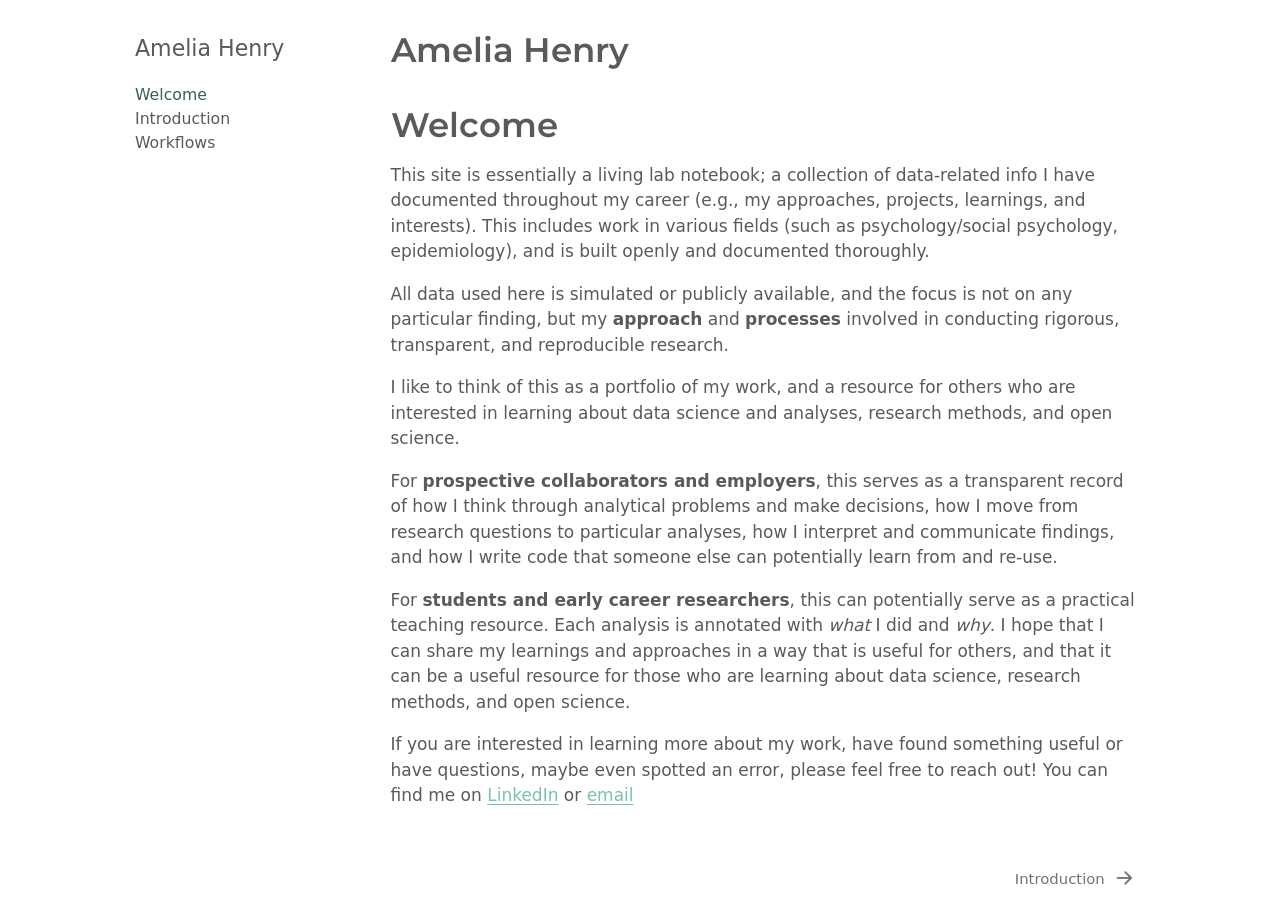
<file: _book/index.html>
<!DOCTYPE html>
<html xmlns="http://www.w3.org/1999/xhtml" lang="en" xml:lang="en"><head>

<meta charset="utf-8">
<meta name="generator" content="quarto-1.9.36">

<meta name="viewport" content="width=device-width, initial-scale=1.0, user-scalable=yes">


<title>Amelia Henry</title>
<style>
/* Default styles provided by pandoc.
** See https://pandoc.org/MANUAL.html#variables-for-html for config info.
*/
code{white-space: pre-wrap;}
span.smallcaps{font-variant: small-caps;}
div.columns{display: flex; gap: min(4vw, 1.5em);}
div.column{flex: auto; overflow-x: auto;}
div.hanging-indent{margin-left: 1.5em; text-indent: -1.5em;}
ul.task-list{list-style: none;}
ul.task-list li input[type="checkbox"] {
  width: 0.8em;
  margin: 0 0.8em 0.2em -1em; /* quarto-specific, see https://github.com/quarto-dev/quarto-cli/issues/4556 */ 
  vertical-align: middle;
}
</style>


<script src="site_libs/quarto-nav/quarto-nav.js"></script>
<script src="site_libs/quarto-nav/headroom.min.js"></script>
<link href="./intro.html" rel="next">
<script src="site_libs/clipboard/clipboard.min.js"></script>
<script src="site_libs/quarto-html/quarto.js" type="module"></script>
<script src="site_libs/quarto-html/tabsets/tabsets.js" type="module"></script>
<script src="site_libs/quarto-html/popper.min.js"></script>
<script src="site_libs/quarto-html/tippy.umd.min.js"></script>
<script src="site_libs/quarto-html/anchor.min.js"></script>
<link href="site_libs/quarto-html/tippy.css" rel="stylesheet">
<link href="site_libs/quarto-html/quarto-syntax-highlighting-176b38be48070efe3d434d0a95bef3fe.css" rel="stylesheet" id="quarto-text-highlighting-styles">
<script src="site_libs/bootstrap/bootstrap.min.js"></script>
<link href="site_libs/bootstrap/bootstrap-icons.css" rel="stylesheet">
<link href="site_libs/bootstrap/bootstrap-77dc8a1ec4e78a3599593794a285cb7f.min.css" rel="stylesheet" append-hash="true" id="quarto-bootstrap" data-mode="light">
<script id="quarto-search-options" type="application/json">{
  "language": {
    "search-no-results-text": "No results",
    "search-matching-documents-text": "matching documents",
    "search-copy-link-title": "Copy link to search",
    "search-hide-matches-text": "Hide additional matches",
    "search-more-match-text": "more match in this document",
    "search-more-matches-text": "more matches in this document",
    "search-clear-button-title": "Clear",
    "search-text-placeholder": "",
    "search-detached-cancel-button-title": "Cancel",
    "search-submit-button-title": "Submit",
    "search-label": "Search"
  }
}</script>


</head>

<body class="nav-sidebar floating fullcontent quarto-light">

<div id="quarto-search-results"></div>
  <header id="quarto-header" class="headroom fixed-top">
  <nav class="quarto-secondary-nav">
    <div class="container-fluid d-flex">
      <button type="button" class="quarto-btn-toggle btn" data-bs-toggle="collapse" role="button" data-bs-target=".quarto-sidebar-collapse-item" aria-controls="quarto-sidebar" aria-expanded="false" aria-label="Toggle sidebar navigation" onclick="if (window.quartoToggleHeadroom) { window.quartoToggleHeadroom(); }">
        <i class="bi bi-layout-text-sidebar-reverse"></i>
      </button>
        <nav class="quarto-page-breadcrumbs" aria-label="breadcrumb"><ol class="breadcrumb"><li class="breadcrumb-item"><a href="./index.html">Welcome</a></li></ol></nav>
        <a class="flex-grow-1" role="navigation" data-bs-toggle="collapse" data-bs-target=".quarto-sidebar-collapse-item" aria-controls="quarto-sidebar" aria-expanded="false" aria-label="Toggle sidebar navigation" onclick="if (window.quartoToggleHeadroom) { window.quartoToggleHeadroom(); }">      
        </a>
    </div>
  </nav>
</header>
<!-- content -->
<div id="quarto-content" class="quarto-container page-columns page-rows-contents page-layout-article">
<!-- sidebar -->
  <nav id="quarto-sidebar" class="sidebar collapse collapse-horizontal quarto-sidebar-collapse-item sidebar-navigation floating overflow-auto">
    <div class="pt-lg-2 mt-2 text-left sidebar-header">
    <div class="sidebar-title mb-0 py-0">
      <a href="./">Amelia Henry</a> 
    </div>
      </div>
    <div class="sidebar-menu-container"> 
    <ul class="list-unstyled mt-1">
        <li class="sidebar-item">
  <div class="sidebar-item-container"> 
  <a href="./index.html" class="sidebar-item-text sidebar-link active">
 <span class="menu-text">Welcome</span></a>
  </div>
</li>
        <li class="sidebar-item">
  <div class="sidebar-item-container"> 
  <a href="./intro.html" class="sidebar-item-text sidebar-link">
 <span class="menu-text">Introduction</span></a>
  </div>
</li>
        <li class="sidebar-item sidebar-item-section">
      <span class="sidebar-item-text sidebar-link text-start">
 <span class="menu-text">Workflows</span></span>
  </li>
    </ul>
    </div>
</nav>
<div id="quarto-sidebar-glass" class="quarto-sidebar-collapse-item" data-bs-toggle="collapse" data-bs-target=".quarto-sidebar-collapse-item"></div>
<!-- margin-sidebar -->
    
<!-- main -->
<main class="content" id="quarto-document-content">

<header id="title-block-header" class="quarto-title-block default">
<div class="quarto-title">
<h1 class="title">Amelia Henry</h1>
</div>



<div class="quarto-title-meta">

    
  
    
  </div>
  


</header>


<section id="welcome" class="level1 unnumbered">
<h1 class="unnumbered">Welcome</h1>
<p>This site is essentially a living lab notebook; a collection of data-related info I have documented throughout my career (e.g., my approaches, projects, learnings, and interests). This includes work in various fields (such as psychology/social psychology, epidemiology), and is built openly and documented thoroughly.</p>
<p>All data used here is simulated or publicly available, and the focus is not on any particular finding, but my <strong>approach</strong> and <strong>processes</strong> involved in conducting rigorous, transparent, and reproducible research.</p>
<p>I like to think of this as a portfolio of my work, and a resource for others who are interested in learning about data science and analyses, research methods, and open science.</p>
<p>For <strong>prospective collaborators and employers</strong>, this serves as a transparent record of how I think through analytical problems and make decisions, how I move from research questions to particular analyses, how I interpret and communicate findings, and how I write code that someone else can potentially learn from and re-use.</p>
<p>For <strong>students and early career researchers</strong>, this can potentially serve as a practical teaching resource. Each analysis is annotated with <em>what</em> I did and <em>why</em>. I hope that I can share my learnings and approaches in a way that is useful for others, and that it can be a useful resource for those who are learning about data science, research methods, and open science.</p>
<p>If you are interested in learning more about my work, have found something useful or have questions, maybe even spotted an error, please feel free to reach out! You can find me on <a href="https://www.linkedin.com/in/amelia-henry/">LinkedIn</a> or <a href="mailto:amelia.henry@sydney.edu.au">email</a></p>


</section>

</main> <!-- /main -->
<script id="quarto-html-after-body" type="application/javascript">
  window.document.addEventListener("DOMContentLoaded", function (event) {
    const icon = "";
    const anchorJS = new window.AnchorJS();
    anchorJS.options = {
      placement: 'right',
      icon: icon
    };
    anchorJS.add('.anchored');
    const isCodeAnnotation = (el) => {
      for (const clz of el.classList) {
        if (clz.startsWith('code-annotation-')) {                     
          return true;
        }
      }
      return false;
    }
    const onCopySuccess = function(e) {
      // button target
      const button = e.trigger;
      // don't keep focus
      button.blur();
      // flash "checked"
      button.classList.add('code-copy-button-checked');
      var currentTitle = button.getAttribute("title");
      button.setAttribute("title", "Copied!");
      let tooltip;
      if (window.bootstrap) {
        button.setAttribute("data-bs-toggle", "tooltip");
        button.setAttribute("data-bs-placement", "left");
        button.setAttribute("data-bs-title", "Copied!");
        tooltip = new bootstrap.Tooltip(button, 
          { trigger: "manual", 
            customClass: "code-copy-button-tooltip",
            offset: [0, -8]});
        tooltip.show();    
      }
      setTimeout(function() {
        if (tooltip) {
          tooltip.hide();
          button.removeAttribute("data-bs-title");
          button.removeAttribute("data-bs-toggle");
          button.removeAttribute("data-bs-placement");
        }
        button.setAttribute("title", currentTitle);
        button.classList.remove('code-copy-button-checked');
      }, 1000);
      // clear code selection
      e.clearSelection();
    }
    const getTextToCopy = function(trigger) {
      const outerScaffold = trigger.parentElement.cloneNode(true);
      const codeEl = outerScaffold.querySelector('code');
      for (const childEl of codeEl.children) {
        if (isCodeAnnotation(childEl)) {
          childEl.remove();
        }
      }
      return codeEl.innerText;
    }
    const clipboard = new window.ClipboardJS('.code-copy-button:not([data-in-quarto-modal])', {
      text: getTextToCopy
    });
    clipboard.on('success', onCopySuccess);
    if (window.document.getElementById('quarto-embedded-source-code-modal')) {
      const clipboardModal = new window.ClipboardJS('.code-copy-button[data-in-quarto-modal]', {
        text: getTextToCopy,
        container: window.document.getElementById('quarto-embedded-source-code-modal')
      });
      clipboardModal.on('success', onCopySuccess);
    }
      var localhostRegex = new RegExp(/^(?:http|https):\/\/localhost\:?[0-9]*\//);
      var mailtoRegex = new RegExp(/^mailto:/);
        var filterRegex = new RegExp('/' + window.location.host + '/');
      var isInternal = (href) => {
          return filterRegex.test(href) || localhostRegex.test(href) || mailtoRegex.test(href);
      }
      // Inspect non-navigation links and adorn them if external
     var links = window.document.querySelectorAll('a[href]:not(.nav-link):not(.navbar-brand):not(.toc-action):not(.sidebar-link):not(.sidebar-item-toggle):not(.pagination-link):not(.no-external):not([aria-hidden]):not(.dropdown-item):not(.quarto-navigation-tool):not(.about-link)');
      for (var i=0; i<links.length; i++) {
        const link = links[i];
        if (!isInternal(link.href)) {
          // undo the damage that might have been done by quarto-nav.js in the case of
          // links that we want to consider external
          if (link.dataset.originalHref !== undefined) {
            link.href = link.dataset.originalHref;
          }
        }
      }
    function tippyHover(el, contentFn, onTriggerFn, onUntriggerFn) {
      const config = {
        allowHTML: true,
        maxWidth: 500,
        delay: 100,
        arrow: false,
        appendTo: function(el) {
            return el.parentElement;
        },
        interactive: true,
        interactiveBorder: 10,
        theme: 'quarto',
        placement: 'bottom-start',
      };
      if (contentFn) {
        config.content = contentFn;
      }
      if (onTriggerFn) {
        config.onTrigger = onTriggerFn;
      }
      if (onUntriggerFn) {
        config.onUntrigger = onUntriggerFn;
      }
      window.tippy(el, config); 
    }
    const noterefs = window.document.querySelectorAll('a[role="doc-noteref"]');
    for (var i=0; i<noterefs.length; i++) {
      const ref = noterefs[i];
      tippyHover(ref, function() {
        // use id or data attribute instead here
        let href = ref.getAttribute('data-footnote-href') || ref.getAttribute('href');
        try { href = new URL(href).hash; } catch {}
        const id = href.replace(/^#\/?/, "");
        const note = window.document.getElementById(id);
        if (note) {
          return note.innerHTML;
        } else {
          return "";
        }
      });
    }
    const xrefs = window.document.querySelectorAll('a.quarto-xref');
    const processXRef = (id, note) => {
      // Strip column container classes
      const stripColumnClz = (el) => {
        el.classList.remove("page-full", "page-columns");
        if (el.children) {
          for (const child of el.children) {
            stripColumnClz(child);
          }
        }
      }
      stripColumnClz(note)
      if (id === null || id.startsWith('sec-')) {
        // Special case sections, only their first couple elements
        const container = document.createElement("div");
        if (note.children && note.children.length > 2) {
          container.appendChild(note.children[0].cloneNode(true));
          for (let i = 1; i < note.children.length; i++) {
            const child = note.children[i];
            if (child.tagName === "P" && child.innerText === "") {
              continue;
            } else {
              container.appendChild(child.cloneNode(true));
              break;
            }
          }
          if (window.Quarto?.typesetMath) {
            window.Quarto.typesetMath(container);
          }
          return container.innerHTML
        } else {
          if (window.Quarto?.typesetMath) {
            window.Quarto.typesetMath(note);
          }
          return note.innerHTML;
        }
      } else {
        // Remove any anchor links if they are present
        const anchorLink = note.querySelector('a.anchorjs-link');
        if (anchorLink) {
          anchorLink.remove();
        }
        if (window.Quarto?.typesetMath) {
          window.Quarto.typesetMath(note);
        }
        if (note.classList.contains("callout")) {
          return note.outerHTML;
        } else {
          return note.innerHTML;
        }
      }
    }
    for (var i=0; i<xrefs.length; i++) {
      const xref = xrefs[i];
      tippyHover(xref, undefined, function(instance) {
        instance.disable();
        let url = xref.getAttribute('href');
        let hash = undefined; 
        if (url.startsWith('#')) {
          hash = url;
        } else {
          try { hash = new URL(url).hash; } catch {}
        }
        if (hash) {
          const id = hash.replace(/^#\/?/, "");
          const note = window.document.getElementById(id);
          if (note !== null) {
            try {
              const html = processXRef(id, note.cloneNode(true));
              instance.setContent(html);
            } finally {
              instance.enable();
              instance.show();
            }
          } else {
            // See if we can fetch this
            fetch(url.split('#')[0])
            .then(res => res.text())
            .then(html => {
              const parser = new DOMParser();
              const htmlDoc = parser.parseFromString(html, "text/html");
              const note = htmlDoc.getElementById(id);
              if (note !== null) {
                const html = processXRef(id, note);
                instance.setContent(html);
              } 
            }).finally(() => {
              instance.enable();
              instance.show();
            });
          }
        } else {
          // See if we can fetch a full url (with no hash to target)
          // This is a special case and we should probably do some content thinning / targeting
          fetch(url)
          .then(res => res.text())
          .then(html => {
            const parser = new DOMParser();
            const htmlDoc = parser.parseFromString(html, "text/html");
            const note = htmlDoc.querySelector('main.content');
            if (note !== null) {
              // This should only happen for chapter cross references
              // (since there is no id in the URL)
              // remove the first header
              if (note.children.length > 0 && note.children[0].tagName === "HEADER") {
                note.children[0].remove();
              }
              const html = processXRef(null, note);
              instance.setContent(html);
            } 
          }).finally(() => {
            instance.enable();
            instance.show();
          });
        }
      }, function(instance) {
      });
    }
        let selectedAnnoteEl;
        const selectorForAnnotation = ( cell, annotation) => {
          let cellAttr = 'data-code-cell="' + cell + '"';
          let lineAttr = 'data-code-annotation="' +  annotation + '"';
          const selector = 'span[' + cellAttr + '][' + lineAttr + ']';
          return selector;
        }
        const selectCodeLines = (annoteEl) => {
          const doc = window.document;
          const targetCell = annoteEl.getAttribute("data-target-cell");
          const targetAnnotation = annoteEl.getAttribute("data-target-annotation");
          const annoteSpan = window.document.querySelector(selectorForAnnotation(targetCell, targetAnnotation));
          const lines = annoteSpan.getAttribute("data-code-lines").split(",");
          const lineIds = lines.map((line) => {
            return targetCell + "-" + line;
          })
          let top = null;
          let height = null;
          let parent = null;
          if (lineIds.length > 0) {
              //compute the position of the single el (top and bottom and make a div)
              const el = window.document.getElementById(lineIds[0]);
              top = el.offsetTop;
              height = el.offsetHeight;
              parent = el.parentElement.parentElement;
            if (lineIds.length > 1) {
              const lastEl = window.document.getElementById(lineIds[lineIds.length - 1]);
              const bottom = lastEl.offsetTop + lastEl.offsetHeight;
              height = bottom - top;
            }
            if (top !== null && height !== null && parent !== null) {
              // cook up a div (if necessary) and position it 
              let div = window.document.getElementById("code-annotation-line-highlight");
              if (div === null) {
                div = window.document.createElement("div");
                div.setAttribute("id", "code-annotation-line-highlight");
                div.style.position = 'absolute';
                parent.appendChild(div);
              }
              div.style.top = top - 2 + "px";
              div.style.height = height + 4 + "px";
              div.style.left = 0;
              let gutterDiv = window.document.getElementById("code-annotation-line-highlight-gutter");
              if (gutterDiv === null) {
                gutterDiv = window.document.createElement("div");
                gutterDiv.setAttribute("id", "code-annotation-line-highlight-gutter");
                gutterDiv.style.position = 'absolute';
                const codeCell = window.document.getElementById(targetCell);
                const gutter = codeCell.querySelector('.code-annotation-gutter');
                gutter.appendChild(gutterDiv);
              }
              gutterDiv.style.top = top - 2 + "px";
              gutterDiv.style.height = height + 4 + "px";
            }
            selectedAnnoteEl = annoteEl;
          }
        };
        const unselectCodeLines = () => {
          const elementsIds = ["code-annotation-line-highlight", "code-annotation-line-highlight-gutter"];
          elementsIds.forEach((elId) => {
            const div = window.document.getElementById(elId);
            if (div) {
              div.remove();
            }
          });
          selectedAnnoteEl = undefined;
        };
          // Handle positioning of the toggle
      window.addEventListener(
        "resize",
        throttle(() => {
          elRect = undefined;
          if (selectedAnnoteEl) {
            selectCodeLines(selectedAnnoteEl);
          }
        }, 10)
      );
      function throttle(fn, ms) {
      let throttle = false;
      let timer;
        return (...args) => {
          if(!throttle) { // first call gets through
              fn.apply(this, args);
              throttle = true;
          } else { // all the others get throttled
              if(timer) clearTimeout(timer); // cancel #2
              timer = setTimeout(() => {
                fn.apply(this, args);
                timer = throttle = false;
              }, ms);
          }
        };
      }
        // Attach click handler to the DT
        const annoteDls = window.document.querySelectorAll('dt[data-target-cell]');
        for (const annoteDlNode of annoteDls) {
          annoteDlNode.addEventListener('click', (event) => {
            const clickedEl = event.target;
            if (clickedEl !== selectedAnnoteEl) {
              unselectCodeLines();
              const activeEl = window.document.querySelector('dt[data-target-cell].code-annotation-active');
              if (activeEl) {
                activeEl.classList.remove('code-annotation-active');
              }
              selectCodeLines(clickedEl);
              clickedEl.classList.add('code-annotation-active');
            } else {
              // Unselect the line
              unselectCodeLines();
              clickedEl.classList.remove('code-annotation-active');
            }
          });
        }
    const findCites = (el) => {
      const parentEl = el.parentElement;
      if (parentEl) {
        const cites = parentEl.dataset.cites;
        if (cites) {
          return {
            el,
            cites: cites.split(' ')
          };
        } else {
          return findCites(el.parentElement)
        }
      } else {
        return undefined;
      }
    };
    var bibliorefs = window.document.querySelectorAll('a[role="doc-biblioref"]');
    for (var i=0; i<bibliorefs.length; i++) {
      const ref = bibliorefs[i];
      const citeInfo = findCites(ref);
      if (citeInfo) {
        tippyHover(citeInfo.el, function() {
          var popup = window.document.createElement('div');
          citeInfo.cites.forEach(function(cite) {
            var citeDiv = window.document.createElement('div');
            citeDiv.classList.add('hanging-indent');
            citeDiv.classList.add('csl-entry');
            var biblioDiv = window.document.getElementById('ref-' + cite);
            if (biblioDiv) {
              citeDiv.innerHTML = biblioDiv.innerHTML;
            }
            popup.appendChild(citeDiv);
          });
          return popup.innerHTML;
        });
      }
    }
  });
  </script>
<nav class="page-navigation">
  <div class="nav-page nav-page-previous">
  </div>
  <div class="nav-page nav-page-next">
      <a href="./intro.html" class="pagination-link" aria-label="Introduction">
        <span class="nav-page-text">Introduction</span> <i class="bi bi-arrow-right-short"></i>
      </a>
  </div>
</nav>
</div> <!-- /content -->




</body></html>
</file>
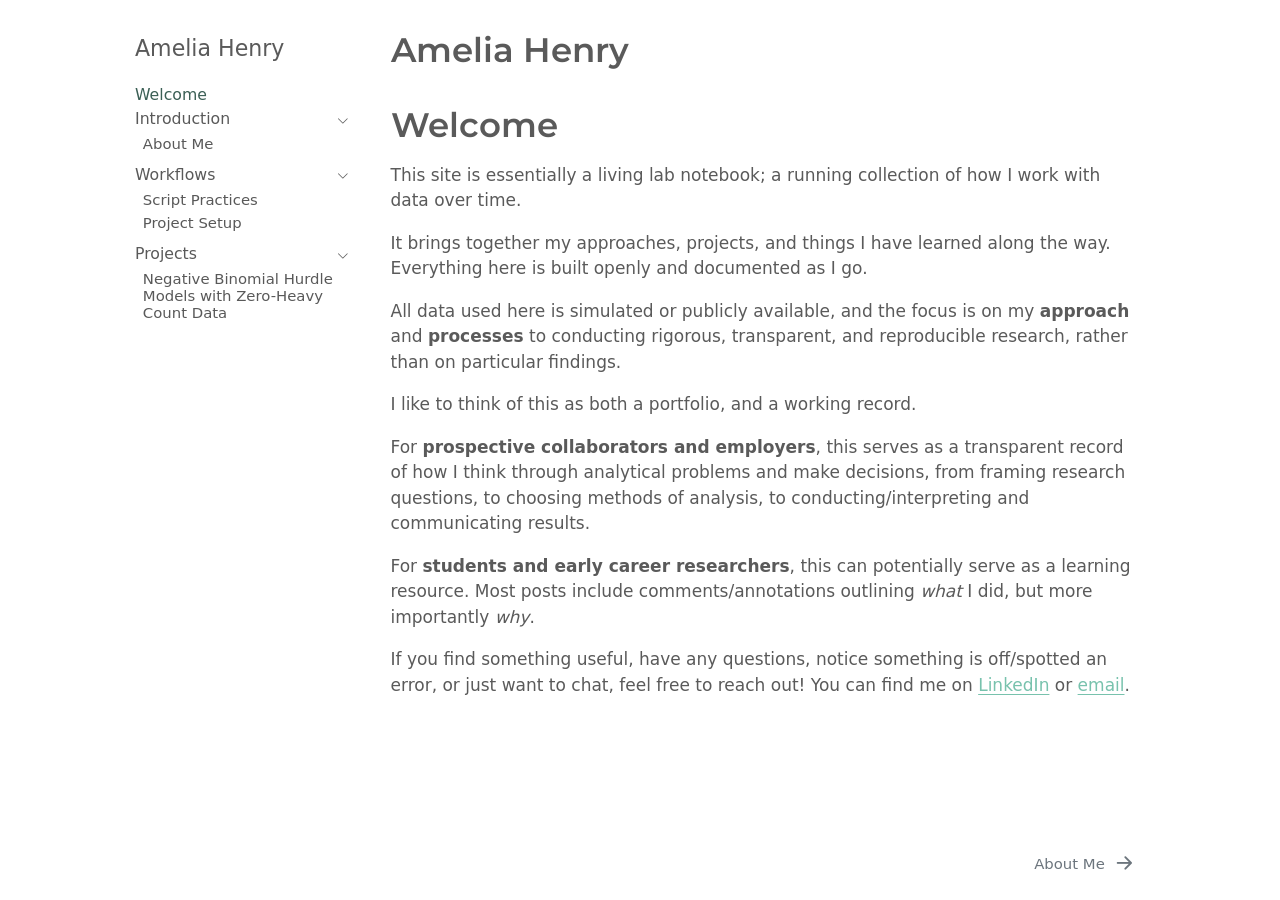
<file: docs/index.html>
<!DOCTYPE html>
<html xmlns="http://www.w3.org/1999/xhtml" lang="en" xml:lang="en"><head>

<meta charset="utf-8">
<meta name="generator" content="quarto-1.9.36">

<meta name="viewport" content="width=device-width, initial-scale=1.0, user-scalable=yes">


<title>Amelia Henry</title>
<style>
/* Default styles provided by pandoc.
** See https://pandoc.org/MANUAL.html#variables-for-html for config info.
*/
code{white-space: pre-wrap;}
span.smallcaps{font-variant: small-caps;}
div.columns{display: flex; gap: min(4vw, 1.5em);}
div.column{flex: auto; overflow-x: auto;}
div.hanging-indent{margin-left: 1.5em; text-indent: -1.5em;}
ul.task-list{list-style: none;}
ul.task-list li input[type="checkbox"] {
  width: 0.8em;
  margin: 0 0.8em 0.2em -1em; /* quarto-specific, see https://github.com/quarto-dev/quarto-cli/issues/4556 */ 
  vertical-align: middle;
}
</style>


<script src="site_libs/quarto-nav/quarto-nav.js"></script>
<script src="site_libs/quarto-nav/headroom.min.js"></script>
<link href="./posts/aboutme.html" rel="next">
<script src="site_libs/clipboard/clipboard.min.js"></script>
<script src="site_libs/quarto-html/quarto.js" type="module"></script>
<script src="site_libs/quarto-html/tabsets/tabsets.js" type="module"></script>
<script src="site_libs/quarto-html/popper.min.js"></script>
<script src="site_libs/quarto-html/tippy.umd.min.js"></script>
<script src="site_libs/quarto-html/anchor.min.js"></script>
<link href="site_libs/quarto-html/tippy.css" rel="stylesheet">
<link href="site_libs/quarto-html/quarto-syntax-highlighting-176b38be48070efe3d434d0a95bef3fe.css" rel="stylesheet" id="quarto-text-highlighting-styles">
<script src="site_libs/bootstrap/bootstrap.min.js"></script>
<link href="site_libs/bootstrap/bootstrap-icons.css" rel="stylesheet">
<link href="site_libs/bootstrap/bootstrap-77dc8a1ec4e78a3599593794a285cb7f.min.css" rel="stylesheet" append-hash="true" id="quarto-bootstrap" data-mode="light">
<script id="quarto-search-options" type="application/json">{
  "language": {
    "search-no-results-text": "No results",
    "search-matching-documents-text": "matching documents",
    "search-copy-link-title": "Copy link to search",
    "search-hide-matches-text": "Hide additional matches",
    "search-more-match-text": "more match in this document",
    "search-more-matches-text": "more matches in this document",
    "search-clear-button-title": "Clear",
    "search-text-placeholder": "",
    "search-detached-cancel-button-title": "Cancel",
    "search-submit-button-title": "Submit",
    "search-label": "Search"
  }
}</script>


</head>

<body class="nav-sidebar floating fullcontent quarto-light">

<div id="quarto-search-results"></div>
  <header id="quarto-header" class="headroom fixed-top">
  <nav class="quarto-secondary-nav">
    <div class="container-fluid d-flex">
      <button type="button" class="quarto-btn-toggle btn" data-bs-toggle="collapse" role="button" data-bs-target=".quarto-sidebar-collapse-item" aria-controls="quarto-sidebar" aria-expanded="false" aria-label="Toggle sidebar navigation" onclick="if (window.quartoToggleHeadroom) { window.quartoToggleHeadroom(); }">
        <i class="bi bi-layout-text-sidebar-reverse"></i>
      </button>
        <nav class="quarto-page-breadcrumbs" aria-label="breadcrumb"><ol class="breadcrumb"><li class="breadcrumb-item"><a href="./index.html">Welcome</a></li></ol></nav>
        <a class="flex-grow-1" role="navigation" data-bs-toggle="collapse" data-bs-target=".quarto-sidebar-collapse-item" aria-controls="quarto-sidebar" aria-expanded="false" aria-label="Toggle sidebar navigation" onclick="if (window.quartoToggleHeadroom) { window.quartoToggleHeadroom(); }">      
        </a>
    </div>
  </nav>
</header>
<!-- content -->
<div id="quarto-content" class="quarto-container page-columns page-rows-contents page-layout-article">
<!-- sidebar -->
  <nav id="quarto-sidebar" class="sidebar collapse collapse-horizontal quarto-sidebar-collapse-item sidebar-navigation floating overflow-auto">
    <div class="pt-lg-2 mt-2 text-left sidebar-header">
    <div class="sidebar-title mb-0 py-0">
      <a href="./">Amelia Henry</a> 
    </div>
      </div>
    <div class="sidebar-menu-container"> 
    <ul class="list-unstyled mt-1">
        <li class="sidebar-item">
  <div class="sidebar-item-container"> 
  <a href="./index.html" class="sidebar-item-text sidebar-link active">
 <span class="menu-text">Welcome</span></a>
  </div>
</li>
        <li class="sidebar-item sidebar-item-section">
      <div class="sidebar-item-container"> 
            <a class="sidebar-item-text sidebar-link text-start" data-bs-toggle="collapse" data-bs-target="#quarto-sidebar-section-1" role="navigation" aria-expanded="true">
 <span class="menu-text">Introduction</span></a>
          <a class="sidebar-item-toggle text-start" data-bs-toggle="collapse" data-bs-target="#quarto-sidebar-section-1" role="navigation" aria-expanded="true" aria-label="Toggle section">
            <i class="bi bi-chevron-right ms-2"></i>
          </a> 
      </div>
      <ul id="quarto-sidebar-section-1" class="collapse list-unstyled sidebar-section depth1 show">  
          <li class="sidebar-item">
  <div class="sidebar-item-container"> 
  <a href="./posts/aboutme.html" class="sidebar-item-text sidebar-link">
 <span class="menu-text">About Me</span></a>
  </div>
</li>
      </ul>
  </li>
        <li class="sidebar-item sidebar-item-section">
      <div class="sidebar-item-container"> 
            <a class="sidebar-item-text sidebar-link text-start" data-bs-toggle="collapse" data-bs-target="#quarto-sidebar-section-2" role="navigation" aria-expanded="true">
 <span class="menu-text">Workflows</span></a>
          <a class="sidebar-item-toggle text-start" data-bs-toggle="collapse" data-bs-target="#quarto-sidebar-section-2" role="navigation" aria-expanded="true" aria-label="Toggle section">
            <i class="bi bi-chevron-right ms-2"></i>
          </a> 
      </div>
      <ul id="quarto-sidebar-section-2" class="collapse list-unstyled sidebar-section depth1 show">  
          <li class="sidebar-item">
  <div class="sidebar-item-container"> 
  <a href="./posts/scripts_and_workflow.html" class="sidebar-item-text sidebar-link">
 <span class="menu-text">Script Practices</span></a>
  </div>
</li>
          <li class="sidebar-item">
  <div class="sidebar-item-container"> 
  <a href="./posts/project_setup.html" class="sidebar-item-text sidebar-link">
 <span class="menu-text">Project Setup</span></a>
  </div>
</li>
      </ul>
  </li>
        <li class="sidebar-item sidebar-item-section">
      <div class="sidebar-item-container"> 
            <a class="sidebar-item-text sidebar-link text-start" data-bs-toggle="collapse" data-bs-target="#quarto-sidebar-section-3" role="navigation" aria-expanded="true">
 <span class="menu-text">Projects</span></a>
          <a class="sidebar-item-toggle text-start" data-bs-toggle="collapse" data-bs-target="#quarto-sidebar-section-3" role="navigation" aria-expanded="true" aria-label="Toggle section">
            <i class="bi bi-chevron-right ms-2"></i>
          </a> 
      </div>
      <ul id="quarto-sidebar-section-3" class="collapse list-unstyled sidebar-section depth1 show">  
          <li class="sidebar-item">
  <div class="sidebar-item-container"> 
  <a href="./posts/icare.html" class="sidebar-item-text sidebar-link">
 <span class="menu-text">Negative Binomial Hurdle Models with Zero-Heavy Count Data</span></a>
  </div>
</li>
      </ul>
  </li>
    </ul>
    </div>
</nav>
<div id="quarto-sidebar-glass" class="quarto-sidebar-collapse-item" data-bs-toggle="collapse" data-bs-target=".quarto-sidebar-collapse-item"></div>
<!-- margin-sidebar -->
    
<!-- main -->
<main class="content" id="quarto-document-content">

<header id="title-block-header" class="quarto-title-block default">
<div class="quarto-title">
<h1 class="title">Amelia Henry</h1>
</div>



<div class="quarto-title-meta">

    
  
    
  </div>
  


</header>


<section id="welcome" class="level1 unnumbered">
<h1 class="unnumbered">Welcome</h1>
<p>This site is essentially a living lab notebook; a running collection of how I work with data over time.</p>
<p>It brings together my approaches, projects, and things I have learned along the way. Everything here is built openly and documented as I go.</p>
<p>All data used here is simulated or publicly available, and the focus is on my <strong>approach</strong> and <strong>processes</strong> to conducting rigorous, transparent, and reproducible research, rather than on particular findings.</p>
<p>I like to think of this as both a portfolio, and a working record.</p>
<p>For <strong>prospective collaborators and employers</strong>, this serves as a transparent record of how I think through analytical problems and make decisions, from framing research questions, to choosing methods of analysis, to conducting/interpreting and communicating results.</p>
<p>For <strong>students and early career researchers</strong>, this can potentially serve as a learning resource. Most posts include comments/annotations outlining <em>what</em> I did, but more importantly <em>why</em>.</p>
<p>If you find something useful, have any questions, notice something is off/spotted an error, or just want to chat, feel free to reach out! You can find me on <a href="https://www.linkedin.com/in/amelia-henry/">LinkedIn</a> or <a href="mailto:amelia.henry@sydney.edu.au">email</a>.</p>


</section>

</main> <!-- /main -->
<script id="quarto-html-after-body" type="application/javascript">
  window.document.addEventListener("DOMContentLoaded", function (event) {
    const icon = "";
    const anchorJS = new window.AnchorJS();
    anchorJS.options = {
      placement: 'right',
      icon: icon
    };
    anchorJS.add('.anchored');
    const isCodeAnnotation = (el) => {
      for (const clz of el.classList) {
        if (clz.startsWith('code-annotation-')) {                     
          return true;
        }
      }
      return false;
    }
    const onCopySuccess = function(e) {
      // button target
      const button = e.trigger;
      // don't keep focus
      button.blur();
      // flash "checked"
      button.classList.add('code-copy-button-checked');
      var currentTitle = button.getAttribute("title");
      button.setAttribute("title", "Copied!");
      let tooltip;
      if (window.bootstrap) {
        button.setAttribute("data-bs-toggle", "tooltip");
        button.setAttribute("data-bs-placement", "left");
        button.setAttribute("data-bs-title", "Copied!");
        tooltip = new bootstrap.Tooltip(button, 
          { trigger: "manual", 
            customClass: "code-copy-button-tooltip",
            offset: [0, -8]});
        tooltip.show();    
      }
      setTimeout(function() {
        if (tooltip) {
          tooltip.hide();
          button.removeAttribute("data-bs-title");
          button.removeAttribute("data-bs-toggle");
          button.removeAttribute("data-bs-placement");
        }
        button.setAttribute("title", currentTitle);
        button.classList.remove('code-copy-button-checked');
      }, 1000);
      // clear code selection
      e.clearSelection();
    }
    const getTextToCopy = function(trigger) {
      const outerScaffold = trigger.parentElement.cloneNode(true);
      const codeEl = outerScaffold.querySelector('code');
      for (const childEl of codeEl.children) {
        if (isCodeAnnotation(childEl)) {
          childEl.remove();
        }
      }
      return codeEl.innerText;
    }
    const clipboard = new window.ClipboardJS('.code-copy-button:not([data-in-quarto-modal])', {
      text: getTextToCopy
    });
    clipboard.on('success', onCopySuccess);
    if (window.document.getElementById('quarto-embedded-source-code-modal')) {
      const clipboardModal = new window.ClipboardJS('.code-copy-button[data-in-quarto-modal]', {
        text: getTextToCopy,
        container: window.document.getElementById('quarto-embedded-source-code-modal')
      });
      clipboardModal.on('success', onCopySuccess);
    }
      var localhostRegex = new RegExp(/^(?:http|https):\/\/localhost\:?[0-9]*\//);
      var mailtoRegex = new RegExp(/^mailto:/);
        var filterRegex = new RegExp('/' + window.location.host + '/');
      var isInternal = (href) => {
          return filterRegex.test(href) || localhostRegex.test(href) || mailtoRegex.test(href);
      }
      // Inspect non-navigation links and adorn them if external
     var links = window.document.querySelectorAll('a[href]:not(.nav-link):not(.navbar-brand):not(.toc-action):not(.sidebar-link):not(.sidebar-item-toggle):not(.pagination-link):not(.no-external):not([aria-hidden]):not(.dropdown-item):not(.quarto-navigation-tool):not(.about-link)');
      for (var i=0; i<links.length; i++) {
        const link = links[i];
        if (!isInternal(link.href)) {
          // undo the damage that might have been done by quarto-nav.js in the case of
          // links that we want to consider external
          if (link.dataset.originalHref !== undefined) {
            link.href = link.dataset.originalHref;
          }
        }
      }
    function tippyHover(el, contentFn, onTriggerFn, onUntriggerFn) {
      const config = {
        allowHTML: true,
        maxWidth: 500,
        delay: 100,
        arrow: false,
        appendTo: function(el) {
            return el.parentElement;
        },
        interactive: true,
        interactiveBorder: 10,
        theme: 'quarto',
        placement: 'bottom-start',
      };
      if (contentFn) {
        config.content = contentFn;
      }
      if (onTriggerFn) {
        config.onTrigger = onTriggerFn;
      }
      if (onUntriggerFn) {
        config.onUntrigger = onUntriggerFn;
      }
      window.tippy(el, config); 
    }
    const noterefs = window.document.querySelectorAll('a[role="doc-noteref"]');
    for (var i=0; i<noterefs.length; i++) {
      const ref = noterefs[i];
      tippyHover(ref, function() {
        // use id or data attribute instead here
        let href = ref.getAttribute('data-footnote-href') || ref.getAttribute('href');
        try { href = new URL(href).hash; } catch {}
        const id = href.replace(/^#\/?/, "");
        const note = window.document.getElementById(id);
        if (note) {
          return note.innerHTML;
        } else {
          return "";
        }
      });
    }
    const xrefs = window.document.querySelectorAll('a.quarto-xref');
    const processXRef = (id, note) => {
      // Strip column container classes
      const stripColumnClz = (el) => {
        el.classList.remove("page-full", "page-columns");
        if (el.children) {
          for (const child of el.children) {
            stripColumnClz(child);
          }
        }
      }
      stripColumnClz(note)
      if (id === null || id.startsWith('sec-')) {
        // Special case sections, only their first couple elements
        const container = document.createElement("div");
        if (note.children && note.children.length > 2) {
          container.appendChild(note.children[0].cloneNode(true));
          for (let i = 1; i < note.children.length; i++) {
            const child = note.children[i];
            if (child.tagName === "P" && child.innerText === "") {
              continue;
            } else {
              container.appendChild(child.cloneNode(true));
              break;
            }
          }
          if (window.Quarto?.typesetMath) {
            window.Quarto.typesetMath(container);
          }
          return container.innerHTML
        } else {
          if (window.Quarto?.typesetMath) {
            window.Quarto.typesetMath(note);
          }
          return note.innerHTML;
        }
      } else {
        // Remove any anchor links if they are present
        const anchorLink = note.querySelector('a.anchorjs-link');
        if (anchorLink) {
          anchorLink.remove();
        }
        if (window.Quarto?.typesetMath) {
          window.Quarto.typesetMath(note);
        }
        if (note.classList.contains("callout")) {
          return note.outerHTML;
        } else {
          return note.innerHTML;
        }
      }
    }
    for (var i=0; i<xrefs.length; i++) {
      const xref = xrefs[i];
      tippyHover(xref, undefined, function(instance) {
        instance.disable();
        let url = xref.getAttribute('href');
        let hash = undefined; 
        if (url.startsWith('#')) {
          hash = url;
        } else {
          try { hash = new URL(url).hash; } catch {}
        }
        if (hash) {
          const id = hash.replace(/^#\/?/, "");
          const note = window.document.getElementById(id);
          if (note !== null) {
            try {
              const html = processXRef(id, note.cloneNode(true));
              instance.setContent(html);
            } finally {
              instance.enable();
              instance.show();
            }
          } else {
            // See if we can fetch this
            fetch(url.split('#')[0])
            .then(res => res.text())
            .then(html => {
              const parser = new DOMParser();
              const htmlDoc = parser.parseFromString(html, "text/html");
              const note = htmlDoc.getElementById(id);
              if (note !== null) {
                const html = processXRef(id, note);
                instance.setContent(html);
              } 
            }).finally(() => {
              instance.enable();
              instance.show();
            });
          }
        } else {
          // See if we can fetch a full url (with no hash to target)
          // This is a special case and we should probably do some content thinning / targeting
          fetch(url)
          .then(res => res.text())
          .then(html => {
            const parser = new DOMParser();
            const htmlDoc = parser.parseFromString(html, "text/html");
            const note = htmlDoc.querySelector('main.content');
            if (note !== null) {
              // This should only happen for chapter cross references
              // (since there is no id in the URL)
              // remove the first header
              if (note.children.length > 0 && note.children[0].tagName === "HEADER") {
                note.children[0].remove();
              }
              const html = processXRef(null, note);
              instance.setContent(html);
            } 
          }).finally(() => {
            instance.enable();
            instance.show();
          });
        }
      }, function(instance) {
      });
    }
        let selectedAnnoteEl;
        const selectorForAnnotation = ( cell, annotation) => {
          let cellAttr = 'data-code-cell="' + cell + '"';
          let lineAttr = 'data-code-annotation="' +  annotation + '"';
          const selector = 'span[' + cellAttr + '][' + lineAttr + ']';
          return selector;
        }
        const selectCodeLines = (annoteEl) => {
          const doc = window.document;
          const targetCell = annoteEl.getAttribute("data-target-cell");
          const targetAnnotation = annoteEl.getAttribute("data-target-annotation");
          const annoteSpan = window.document.querySelector(selectorForAnnotation(targetCell, targetAnnotation));
          const lines = annoteSpan.getAttribute("data-code-lines").split(",");
          const lineIds = lines.map((line) => {
            return targetCell + "-" + line;
          })
          let top = null;
          let height = null;
          let parent = null;
          if (lineIds.length > 0) {
              //compute the position of the single el (top and bottom and make a div)
              const el = window.document.getElementById(lineIds[0]);
              top = el.offsetTop;
              height = el.offsetHeight;
              parent = el.parentElement.parentElement;
            if (lineIds.length > 1) {
              const lastEl = window.document.getElementById(lineIds[lineIds.length - 1]);
              const bottom = lastEl.offsetTop + lastEl.offsetHeight;
              height = bottom - top;
            }
            if (top !== null && height !== null && parent !== null) {
              // cook up a div (if necessary) and position it 
              let div = window.document.getElementById("code-annotation-line-highlight");
              if (div === null) {
                div = window.document.createElement("div");
                div.setAttribute("id", "code-annotation-line-highlight");
                div.style.position = 'absolute';
                parent.appendChild(div);
              }
              div.style.top = top - 2 + "px";
              div.style.height = height + 4 + "px";
              div.style.left = 0;
              let gutterDiv = window.document.getElementById("code-annotation-line-highlight-gutter");
              if (gutterDiv === null) {
                gutterDiv = window.document.createElement("div");
                gutterDiv.setAttribute("id", "code-annotation-line-highlight-gutter");
                gutterDiv.style.position = 'absolute';
                const codeCell = window.document.getElementById(targetCell);
                const gutter = codeCell.querySelector('.code-annotation-gutter');
                gutter.appendChild(gutterDiv);
              }
              gutterDiv.style.top = top - 2 + "px";
              gutterDiv.style.height = height + 4 + "px";
            }
            selectedAnnoteEl = annoteEl;
          }
        };
        const unselectCodeLines = () => {
          const elementsIds = ["code-annotation-line-highlight", "code-annotation-line-highlight-gutter"];
          elementsIds.forEach((elId) => {
            const div = window.document.getElementById(elId);
            if (div) {
              div.remove();
            }
          });
          selectedAnnoteEl = undefined;
        };
          // Handle positioning of the toggle
      window.addEventListener(
        "resize",
        throttle(() => {
          elRect = undefined;
          if (selectedAnnoteEl) {
            selectCodeLines(selectedAnnoteEl);
          }
        }, 10)
      );
      function throttle(fn, ms) {
      let throttle = false;
      let timer;
        return (...args) => {
          if(!throttle) { // first call gets through
              fn.apply(this, args);
              throttle = true;
          } else { // all the others get throttled
              if(timer) clearTimeout(timer); // cancel #2
              timer = setTimeout(() => {
                fn.apply(this, args);
                timer = throttle = false;
              }, ms);
          }
        };
      }
        // Attach click handler to the DT
        const annoteDls = window.document.querySelectorAll('dt[data-target-cell]');
        for (const annoteDlNode of annoteDls) {
          annoteDlNode.addEventListener('click', (event) => {
            const clickedEl = event.target;
            if (clickedEl !== selectedAnnoteEl) {
              unselectCodeLines();
              const activeEl = window.document.querySelector('dt[data-target-cell].code-annotation-active');
              if (activeEl) {
                activeEl.classList.remove('code-annotation-active');
              }
              selectCodeLines(clickedEl);
              clickedEl.classList.add('code-annotation-active');
            } else {
              // Unselect the line
              unselectCodeLines();
              clickedEl.classList.remove('code-annotation-active');
            }
          });
        }
    const findCites = (el) => {
      const parentEl = el.parentElement;
      if (parentEl) {
        const cites = parentEl.dataset.cites;
        if (cites) {
          return {
            el,
            cites: cites.split(' ')
          };
        } else {
          return findCites(el.parentElement)
        }
      } else {
        return undefined;
      }
    };
    var bibliorefs = window.document.querySelectorAll('a[role="doc-biblioref"]');
    for (var i=0; i<bibliorefs.length; i++) {
      const ref = bibliorefs[i];
      const citeInfo = findCites(ref);
      if (citeInfo) {
        tippyHover(citeInfo.el, function() {
          var popup = window.document.createElement('div');
          citeInfo.cites.forEach(function(cite) {
            var citeDiv = window.document.createElement('div');
            citeDiv.classList.add('hanging-indent');
            citeDiv.classList.add('csl-entry');
            var biblioDiv = window.document.getElementById('ref-' + cite);
            if (biblioDiv) {
              citeDiv.innerHTML = biblioDiv.innerHTML;
            }
            popup.appendChild(citeDiv);
          });
          return popup.innerHTML;
        });
      }
    }
  });
  </script>
<nav class="page-navigation">
  <div class="nav-page nav-page-previous">
  </div>
  <div class="nav-page nav-page-next">
      <a href="./posts/aboutme.html" class="pagination-link" aria-label="About Me">
        <span class="nav-page-text">About Me</span> <i class="bi bi-arrow-right-short"></i>
      </a>
  </div>
</nav>
</div> <!-- /content -->




</body></html>
</file>
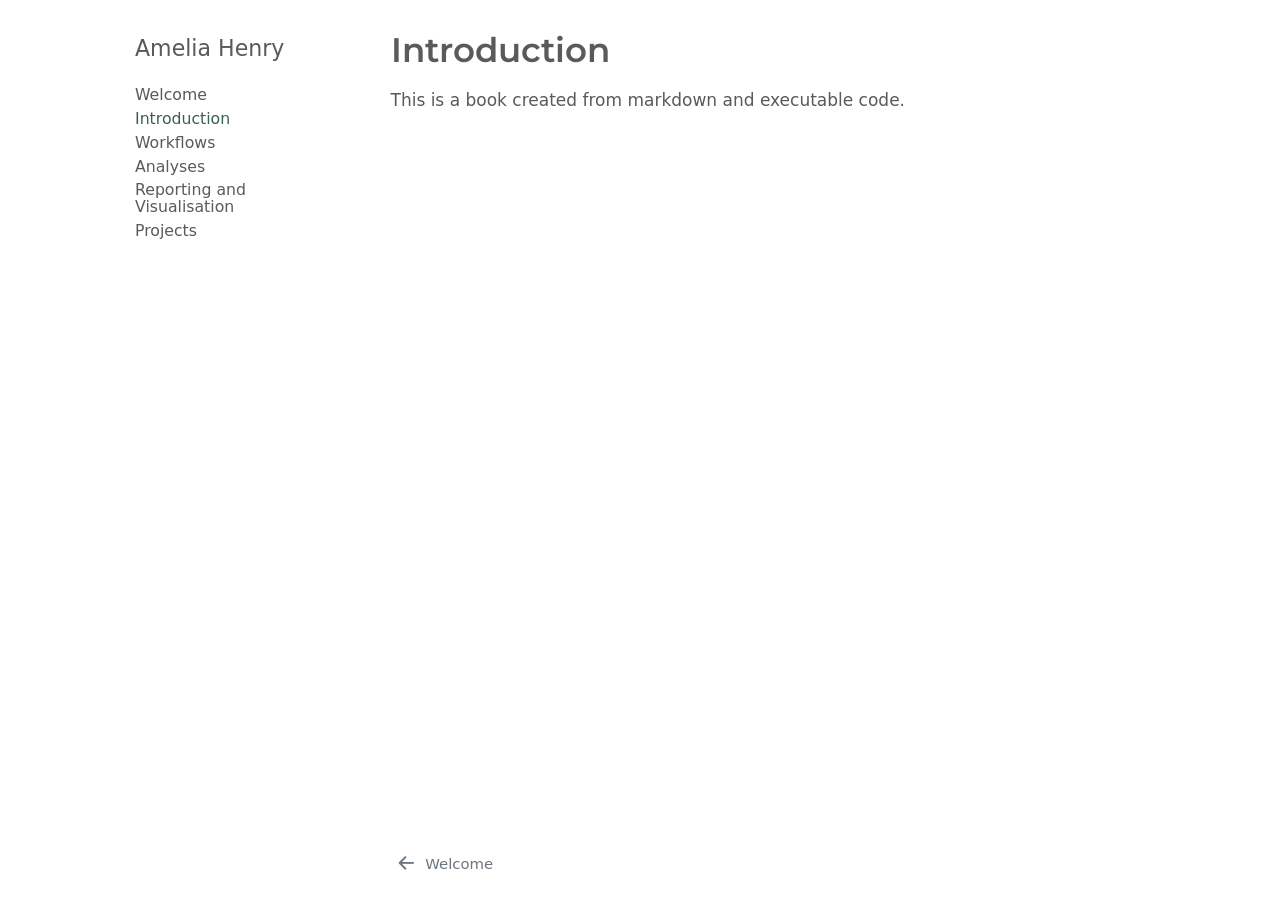
<file: _book/intro.html>
<!DOCTYPE html>
<html xmlns="http://www.w3.org/1999/xhtml" lang="en" xml:lang="en"><head>

<meta charset="utf-8">
<meta name="generator" content="quarto-1.9.36">

<meta name="viewport" content="width=device-width, initial-scale=1.0, user-scalable=yes">


<title>Introduction – Amelia Henry</title>
<style>
/* Default styles provided by pandoc.
** See https://pandoc.org/MANUAL.html#variables-for-html for config info.
*/
code{white-space: pre-wrap;}
span.smallcaps{font-variant: small-caps;}
div.columns{display: flex; gap: min(4vw, 1.5em);}
div.column{flex: auto; overflow-x: auto;}
div.hanging-indent{margin-left: 1.5em; text-indent: -1.5em;}
ul.task-list{list-style: none;}
ul.task-list li input[type="checkbox"] {
  width: 0.8em;
  margin: 0 0.8em 0.2em -1em; /* quarto-specific, see https://github.com/quarto-dev/quarto-cli/issues/4556 */ 
  vertical-align: middle;
}
</style>


<script src="site_libs/quarto-nav/quarto-nav.js"></script>
<script src="site_libs/quarto-nav/headroom.min.js"></script>
<link href="./index.html" rel="prev">
<script src="site_libs/clipboard/clipboard.min.js"></script>
<script src="site_libs/quarto-html/quarto.js" type="module"></script>
<script src="site_libs/quarto-html/tabsets/tabsets.js" type="module"></script>
<script src="site_libs/quarto-html/popper.min.js"></script>
<script src="site_libs/quarto-html/tippy.umd.min.js"></script>
<script src="site_libs/quarto-html/anchor.min.js"></script>
<link href="site_libs/quarto-html/tippy.css" rel="stylesheet">
<link href="site_libs/quarto-html/quarto-syntax-highlighting-176b38be48070efe3d434d0a95bef3fe.css" rel="stylesheet" id="quarto-text-highlighting-styles">
<script src="site_libs/bootstrap/bootstrap.min.js"></script>
<link href="site_libs/bootstrap/bootstrap-icons.css" rel="stylesheet">
<link href="site_libs/bootstrap/bootstrap-77dc8a1ec4e78a3599593794a285cb7f.min.css" rel="stylesheet" append-hash="true" id="quarto-bootstrap" data-mode="light">
<script id="quarto-search-options" type="application/json">{
  "language": {
    "search-no-results-text": "No results",
    "search-matching-documents-text": "matching documents",
    "search-copy-link-title": "Copy link to search",
    "search-hide-matches-text": "Hide additional matches",
    "search-more-match-text": "more match in this document",
    "search-more-matches-text": "more matches in this document",
    "search-clear-button-title": "Clear",
    "search-text-placeholder": "",
    "search-detached-cancel-button-title": "Cancel",
    "search-submit-button-title": "Submit",
    "search-label": "Search"
  }
}</script>


</head>

<body class="nav-sidebar floating fullcontent quarto-light">

<div id="quarto-search-results"></div>
  <header id="quarto-header" class="headroom fixed-top">
  <nav class="quarto-secondary-nav">
    <div class="container-fluid d-flex">
      <button type="button" class="quarto-btn-toggle btn" data-bs-toggle="collapse" role="button" data-bs-target=".quarto-sidebar-collapse-item" aria-controls="quarto-sidebar" aria-expanded="false" aria-label="Toggle sidebar navigation" onclick="if (window.quartoToggleHeadroom) { window.quartoToggleHeadroom(); }">
        <i class="bi bi-layout-text-sidebar-reverse"></i>
      </button>
        <nav class="quarto-page-breadcrumbs" aria-label="breadcrumb"><ol class="breadcrumb"><li class="breadcrumb-item"><a href="./intro.html">Introduction</a></li></ol></nav>
        <a class="flex-grow-1" role="navigation" data-bs-toggle="collapse" data-bs-target=".quarto-sidebar-collapse-item" aria-controls="quarto-sidebar" aria-expanded="false" aria-label="Toggle sidebar navigation" onclick="if (window.quartoToggleHeadroom) { window.quartoToggleHeadroom(); }">      
        </a>
    </div>
  </nav>
</header>
<!-- content -->
<div id="quarto-content" class="quarto-container page-columns page-rows-contents page-layout-article">
<!-- sidebar -->
  <nav id="quarto-sidebar" class="sidebar collapse collapse-horizontal quarto-sidebar-collapse-item sidebar-navigation floating overflow-auto">
    <div class="pt-lg-2 mt-2 text-left sidebar-header">
    <div class="sidebar-title mb-0 py-0">
      <a href="./">Amelia Henry</a> 
    </div>
      </div>
    <div class="sidebar-menu-container"> 
    <ul class="list-unstyled mt-1">
        <li class="sidebar-item">
  <div class="sidebar-item-container"> 
  <a href="./index.html" class="sidebar-item-text sidebar-link">
 <span class="menu-text">Welcome</span></a>
  </div>
</li>
        <li class="sidebar-item">
  <div class="sidebar-item-container"> 
  <a href="./intro.html" class="sidebar-item-text sidebar-link active">
 <span class="menu-text">Introduction</span></a>
  </div>
</li>
        <li class="sidebar-item sidebar-item-section">
      <span class="sidebar-item-text sidebar-link text-start">
 <span class="menu-text">Workflows</span></span>
  </li>
        <li class="sidebar-item sidebar-item-section">
      <span class="sidebar-item-text sidebar-link text-start">
 <span class="menu-text">Analyses</span></span>
  </li>
        <li class="sidebar-item sidebar-item-section">
      <span class="sidebar-item-text sidebar-link text-start">
 <span class="menu-text">Reporting and Visualisation</span></span>
  </li>
        <li class="sidebar-item sidebar-item-section">
      <span class="sidebar-item-text sidebar-link text-start">
 <span class="menu-text">Projects</span></span>
  </li>
    </ul>
    </div>
</nav>
<div id="quarto-sidebar-glass" class="quarto-sidebar-collapse-item" data-bs-toggle="collapse" data-bs-target=".quarto-sidebar-collapse-item"></div>
<!-- margin-sidebar -->
    
<!-- main -->
<main class="content" id="quarto-document-content">

<header id="title-block-header" class="quarto-title-block default">
<div class="quarto-title">
<h1 class="title">Introduction</h1>
</div>



<div class="quarto-title-meta">

    
  
    
  </div>
  


</header>


<p>This is a book created from markdown and executable code.</p>



</main> <!-- /main -->
<script id="quarto-html-after-body" type="application/javascript">
  window.document.addEventListener("DOMContentLoaded", function (event) {
    const icon = "";
    const anchorJS = new window.AnchorJS();
    anchorJS.options = {
      placement: 'right',
      icon: icon
    };
    anchorJS.add('.anchored');
    const isCodeAnnotation = (el) => {
      for (const clz of el.classList) {
        if (clz.startsWith('code-annotation-')) {                     
          return true;
        }
      }
      return false;
    }
    const onCopySuccess = function(e) {
      // button target
      const button = e.trigger;
      // don't keep focus
      button.blur();
      // flash "checked"
      button.classList.add('code-copy-button-checked');
      var currentTitle = button.getAttribute("title");
      button.setAttribute("title", "Copied!");
      let tooltip;
      if (window.bootstrap) {
        button.setAttribute("data-bs-toggle", "tooltip");
        button.setAttribute("data-bs-placement", "left");
        button.setAttribute("data-bs-title", "Copied!");
        tooltip = new bootstrap.Tooltip(button, 
          { trigger: "manual", 
            customClass: "code-copy-button-tooltip",
            offset: [0, -8]});
        tooltip.show();    
      }
      setTimeout(function() {
        if (tooltip) {
          tooltip.hide();
          button.removeAttribute("data-bs-title");
          button.removeAttribute("data-bs-toggle");
          button.removeAttribute("data-bs-placement");
        }
        button.setAttribute("title", currentTitle);
        button.classList.remove('code-copy-button-checked');
      }, 1000);
      // clear code selection
      e.clearSelection();
    }
    const getTextToCopy = function(trigger) {
      const outerScaffold = trigger.parentElement.cloneNode(true);
      const codeEl = outerScaffold.querySelector('code');
      for (const childEl of codeEl.children) {
        if (isCodeAnnotation(childEl)) {
          childEl.remove();
        }
      }
      return codeEl.innerText;
    }
    const clipboard = new window.ClipboardJS('.code-copy-button:not([data-in-quarto-modal])', {
      text: getTextToCopy
    });
    clipboard.on('success', onCopySuccess);
    if (window.document.getElementById('quarto-embedded-source-code-modal')) {
      const clipboardModal = new window.ClipboardJS('.code-copy-button[data-in-quarto-modal]', {
        text: getTextToCopy,
        container: window.document.getElementById('quarto-embedded-source-code-modal')
      });
      clipboardModal.on('success', onCopySuccess);
    }
      var localhostRegex = new RegExp(/^(?:http|https):\/\/localhost\:?[0-9]*\//);
      var mailtoRegex = new RegExp(/^mailto:/);
        var filterRegex = new RegExp('/' + window.location.host + '/');
      var isInternal = (href) => {
          return filterRegex.test(href) || localhostRegex.test(href) || mailtoRegex.test(href);
      }
      // Inspect non-navigation links and adorn them if external
     var links = window.document.querySelectorAll('a[href]:not(.nav-link):not(.navbar-brand):not(.toc-action):not(.sidebar-link):not(.sidebar-item-toggle):not(.pagination-link):not(.no-external):not([aria-hidden]):not(.dropdown-item):not(.quarto-navigation-tool):not(.about-link)');
      for (var i=0; i<links.length; i++) {
        const link = links[i];
        if (!isInternal(link.href)) {
          // undo the damage that might have been done by quarto-nav.js in the case of
          // links that we want to consider external
          if (link.dataset.originalHref !== undefined) {
            link.href = link.dataset.originalHref;
          }
        }
      }
    function tippyHover(el, contentFn, onTriggerFn, onUntriggerFn) {
      const config = {
        allowHTML: true,
        maxWidth: 500,
        delay: 100,
        arrow: false,
        appendTo: function(el) {
            return el.parentElement;
        },
        interactive: true,
        interactiveBorder: 10,
        theme: 'quarto',
        placement: 'bottom-start',
      };
      if (contentFn) {
        config.content = contentFn;
      }
      if (onTriggerFn) {
        config.onTrigger = onTriggerFn;
      }
      if (onUntriggerFn) {
        config.onUntrigger = onUntriggerFn;
      }
      window.tippy(el, config); 
    }
    const noterefs = window.document.querySelectorAll('a[role="doc-noteref"]');
    for (var i=0; i<noterefs.length; i++) {
      const ref = noterefs[i];
      tippyHover(ref, function() {
        // use id or data attribute instead here
        let href = ref.getAttribute('data-footnote-href') || ref.getAttribute('href');
        try { href = new URL(href).hash; } catch {}
        const id = href.replace(/^#\/?/, "");
        const note = window.document.getElementById(id);
        if (note) {
          return note.innerHTML;
        } else {
          return "";
        }
      });
    }
    const xrefs = window.document.querySelectorAll('a.quarto-xref');
    const processXRef = (id, note) => {
      // Strip column container classes
      const stripColumnClz = (el) => {
        el.classList.remove("page-full", "page-columns");
        if (el.children) {
          for (const child of el.children) {
            stripColumnClz(child);
          }
        }
      }
      stripColumnClz(note)
      if (id === null || id.startsWith('sec-')) {
        // Special case sections, only their first couple elements
        const container = document.createElement("div");
        if (note.children && note.children.length > 2) {
          container.appendChild(note.children[0].cloneNode(true));
          for (let i = 1; i < note.children.length; i++) {
            const child = note.children[i];
            if (child.tagName === "P" && child.innerText === "") {
              continue;
            } else {
              container.appendChild(child.cloneNode(true));
              break;
            }
          }
          if (window.Quarto?.typesetMath) {
            window.Quarto.typesetMath(container);
          }
          return container.innerHTML
        } else {
          if (window.Quarto?.typesetMath) {
            window.Quarto.typesetMath(note);
          }
          return note.innerHTML;
        }
      } else {
        // Remove any anchor links if they are present
        const anchorLink = note.querySelector('a.anchorjs-link');
        if (anchorLink) {
          anchorLink.remove();
        }
        if (window.Quarto?.typesetMath) {
          window.Quarto.typesetMath(note);
        }
        if (note.classList.contains("callout")) {
          return note.outerHTML;
        } else {
          return note.innerHTML;
        }
      }
    }
    for (var i=0; i<xrefs.length; i++) {
      const xref = xrefs[i];
      tippyHover(xref, undefined, function(instance) {
        instance.disable();
        let url = xref.getAttribute('href');
        let hash = undefined; 
        if (url.startsWith('#')) {
          hash = url;
        } else {
          try { hash = new URL(url).hash; } catch {}
        }
        if (hash) {
          const id = hash.replace(/^#\/?/, "");
          const note = window.document.getElementById(id);
          if (note !== null) {
            try {
              const html = processXRef(id, note.cloneNode(true));
              instance.setContent(html);
            } finally {
              instance.enable();
              instance.show();
            }
          } else {
            // See if we can fetch this
            fetch(url.split('#')[0])
            .then(res => res.text())
            .then(html => {
              const parser = new DOMParser();
              const htmlDoc = parser.parseFromString(html, "text/html");
              const note = htmlDoc.getElementById(id);
              if (note !== null) {
                const html = processXRef(id, note);
                instance.setContent(html);
              } 
            }).finally(() => {
              instance.enable();
              instance.show();
            });
          }
        } else {
          // See if we can fetch a full url (with no hash to target)
          // This is a special case and we should probably do some content thinning / targeting
          fetch(url)
          .then(res => res.text())
          .then(html => {
            const parser = new DOMParser();
            const htmlDoc = parser.parseFromString(html, "text/html");
            const note = htmlDoc.querySelector('main.content');
            if (note !== null) {
              // This should only happen for chapter cross references
              // (since there is no id in the URL)
              // remove the first header
              if (note.children.length > 0 && note.children[0].tagName === "HEADER") {
                note.children[0].remove();
              }
              const html = processXRef(null, note);
              instance.setContent(html);
            } 
          }).finally(() => {
            instance.enable();
            instance.show();
          });
        }
      }, function(instance) {
      });
    }
        let selectedAnnoteEl;
        const selectorForAnnotation = ( cell, annotation) => {
          let cellAttr = 'data-code-cell="' + cell + '"';
          let lineAttr = 'data-code-annotation="' +  annotation + '"';
          const selector = 'span[' + cellAttr + '][' + lineAttr + ']';
          return selector;
        }
        const selectCodeLines = (annoteEl) => {
          const doc = window.document;
          const targetCell = annoteEl.getAttribute("data-target-cell");
          const targetAnnotation = annoteEl.getAttribute("data-target-annotation");
          const annoteSpan = window.document.querySelector(selectorForAnnotation(targetCell, targetAnnotation));
          const lines = annoteSpan.getAttribute("data-code-lines").split(",");
          const lineIds = lines.map((line) => {
            return targetCell + "-" + line;
          })
          let top = null;
          let height = null;
          let parent = null;
          if (lineIds.length > 0) {
              //compute the position of the single el (top and bottom and make a div)
              const el = window.document.getElementById(lineIds[0]);
              top = el.offsetTop;
              height = el.offsetHeight;
              parent = el.parentElement.parentElement;
            if (lineIds.length > 1) {
              const lastEl = window.document.getElementById(lineIds[lineIds.length - 1]);
              const bottom = lastEl.offsetTop + lastEl.offsetHeight;
              height = bottom - top;
            }
            if (top !== null && height !== null && parent !== null) {
              // cook up a div (if necessary) and position it 
              let div = window.document.getElementById("code-annotation-line-highlight");
              if (div === null) {
                div = window.document.createElement("div");
                div.setAttribute("id", "code-annotation-line-highlight");
                div.style.position = 'absolute';
                parent.appendChild(div);
              }
              div.style.top = top - 2 + "px";
              div.style.height = height + 4 + "px";
              div.style.left = 0;
              let gutterDiv = window.document.getElementById("code-annotation-line-highlight-gutter");
              if (gutterDiv === null) {
                gutterDiv = window.document.createElement("div");
                gutterDiv.setAttribute("id", "code-annotation-line-highlight-gutter");
                gutterDiv.style.position = 'absolute';
                const codeCell = window.document.getElementById(targetCell);
                const gutter = codeCell.querySelector('.code-annotation-gutter');
                gutter.appendChild(gutterDiv);
              }
              gutterDiv.style.top = top - 2 + "px";
              gutterDiv.style.height = height + 4 + "px";
            }
            selectedAnnoteEl = annoteEl;
          }
        };
        const unselectCodeLines = () => {
          const elementsIds = ["code-annotation-line-highlight", "code-annotation-line-highlight-gutter"];
          elementsIds.forEach((elId) => {
            const div = window.document.getElementById(elId);
            if (div) {
              div.remove();
            }
          });
          selectedAnnoteEl = undefined;
        };
          // Handle positioning of the toggle
      window.addEventListener(
        "resize",
        throttle(() => {
          elRect = undefined;
          if (selectedAnnoteEl) {
            selectCodeLines(selectedAnnoteEl);
          }
        }, 10)
      );
      function throttle(fn, ms) {
      let throttle = false;
      let timer;
        return (...args) => {
          if(!throttle) { // first call gets through
              fn.apply(this, args);
              throttle = true;
          } else { // all the others get throttled
              if(timer) clearTimeout(timer); // cancel #2
              timer = setTimeout(() => {
                fn.apply(this, args);
                timer = throttle = false;
              }, ms);
          }
        };
      }
        // Attach click handler to the DT
        const annoteDls = window.document.querySelectorAll('dt[data-target-cell]');
        for (const annoteDlNode of annoteDls) {
          annoteDlNode.addEventListener('click', (event) => {
            const clickedEl = event.target;
            if (clickedEl !== selectedAnnoteEl) {
              unselectCodeLines();
              const activeEl = window.document.querySelector('dt[data-target-cell].code-annotation-active');
              if (activeEl) {
                activeEl.classList.remove('code-annotation-active');
              }
              selectCodeLines(clickedEl);
              clickedEl.classList.add('code-annotation-active');
            } else {
              // Unselect the line
              unselectCodeLines();
              clickedEl.classList.remove('code-annotation-active');
            }
          });
        }
    const findCites = (el) => {
      const parentEl = el.parentElement;
      if (parentEl) {
        const cites = parentEl.dataset.cites;
        if (cites) {
          return {
            el,
            cites: cites.split(' ')
          };
        } else {
          return findCites(el.parentElement)
        }
      } else {
        return undefined;
      }
    };
    var bibliorefs = window.document.querySelectorAll('a[role="doc-biblioref"]');
    for (var i=0; i<bibliorefs.length; i++) {
      const ref = bibliorefs[i];
      const citeInfo = findCites(ref);
      if (citeInfo) {
        tippyHover(citeInfo.el, function() {
          var popup = window.document.createElement('div');
          citeInfo.cites.forEach(function(cite) {
            var citeDiv = window.document.createElement('div');
            citeDiv.classList.add('hanging-indent');
            citeDiv.classList.add('csl-entry');
            var biblioDiv = window.document.getElementById('ref-' + cite);
            if (biblioDiv) {
              citeDiv.innerHTML = biblioDiv.innerHTML;
            }
            popup.appendChild(citeDiv);
          });
          return popup.innerHTML;
        });
      }
    }
  });
  </script>
<nav class="page-navigation">
  <div class="nav-page nav-page-previous">
      <a href="./index.html" class="pagination-link" aria-label="Welcome">
        <i class="bi bi-arrow-left-short"></i> <span class="nav-page-text">Welcome</span>
      </a>          
  </div>
  <div class="nav-page nav-page-next">
  </div>
</nav>
</div> <!-- /content -->




</body></html>
</file>
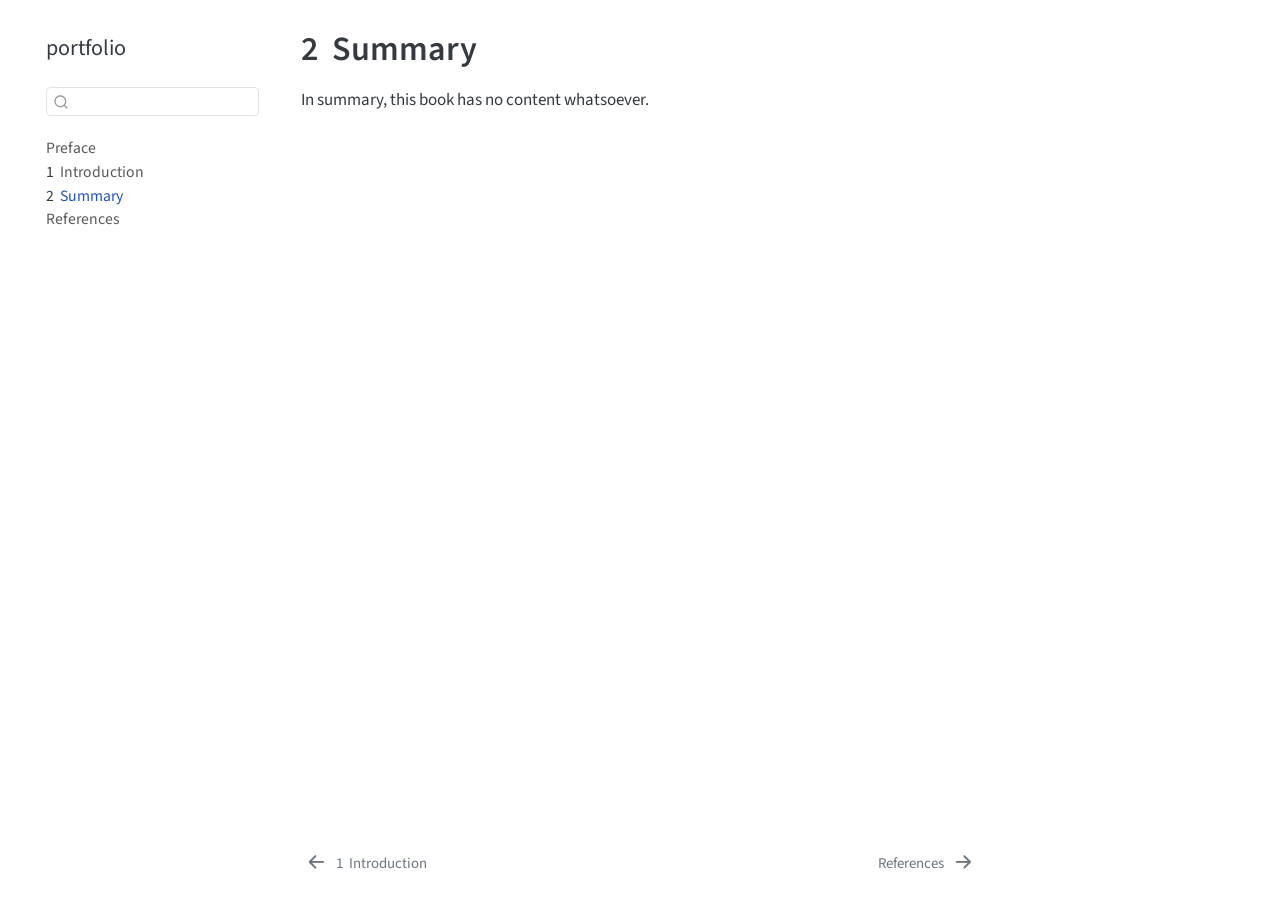
<file: _book/summary.html>
<!DOCTYPE html>
<html xmlns="http://www.w3.org/1999/xhtml" lang="en" xml:lang="en"><head>

<meta charset="utf-8">
<meta name="generator" content="quarto-1.9.36">

<meta name="viewport" content="width=device-width, initial-scale=1.0, user-scalable=yes">


<title>2&nbsp; Summary – portfolio</title>
<style>
/* Default styles provided by pandoc.
** See https://pandoc.org/MANUAL.html#variables-for-html for config info.
*/
code{white-space: pre-wrap;}
span.smallcaps{font-variant: small-caps;}
div.columns{display: flex; gap: min(4vw, 1.5em);}
div.column{flex: auto; overflow-x: auto;}
div.hanging-indent{margin-left: 1.5em; text-indent: -1.5em;}
ul.task-list{list-style: none;}
ul.task-list li input[type="checkbox"] {
  width: 0.8em;
  margin: 0 0.8em 0.2em -1em; /* quarto-specific, see https://github.com/quarto-dev/quarto-cli/issues/4556 */ 
  vertical-align: middle;
}
</style>


<script src="site_libs/quarto-nav/quarto-nav.js"></script>
<script src="site_libs/quarto-nav/headroom.min.js"></script>
<script src="site_libs/clipboard/clipboard.min.js"></script>
<script src="site_libs/quarto-search/autocomplete.umd.js"></script>
<script src="site_libs/quarto-search/fuse.min.js"></script>
<script src="site_libs/quarto-search/quarto-search.js"></script>
<meta name="quarto:offset" content="./">
<link href="./references.html" rel="next">
<link href="./intro.html" rel="prev">
<script src="site_libs/quarto-html/quarto.js" type="module"></script>
<script src="site_libs/quarto-html/tabsets/tabsets.js" type="module"></script>
<script src="site_libs/quarto-html/popper.min.js"></script>
<script src="site_libs/quarto-html/tippy.umd.min.js"></script>
<script src="site_libs/quarto-html/anchor.min.js"></script>
<link href="site_libs/quarto-html/tippy.css" rel="stylesheet">
<link href="site_libs/quarto-html/quarto-syntax-highlighting-845c23b38eaddc0f92fda52bfe77a8c8.css" rel="stylesheet" id="quarto-text-highlighting-styles">
<script src="site_libs/bootstrap/bootstrap.min.js"></script>
<link href="site_libs/bootstrap/bootstrap-icons.css" rel="stylesheet">
<link href="site_libs/bootstrap/bootstrap-5ccb035bea26c1e21f80f44cf7c27909.min.css" rel="stylesheet" append-hash="true" id="quarto-bootstrap" data-mode="light">
<script id="quarto-search-options" type="application/json">{
  "location": "sidebar",
  "copy-button": false,
  "collapse-after": 3,
  "panel-placement": "start",
  "type": "textbox",
  "limit": 50,
  "keyboard-shortcut": [
    "f",
    "/",
    "s"
  ],
  "show-item-context": false,
  "language": {
    "search-no-results-text": "No results",
    "search-matching-documents-text": "matching documents",
    "search-copy-link-title": "Copy link to search",
    "search-hide-matches-text": "Hide additional matches",
    "search-more-match-text": "more match in this document",
    "search-more-matches-text": "more matches in this document",
    "search-clear-button-title": "Clear",
    "search-text-placeholder": "",
    "search-detached-cancel-button-title": "Cancel",
    "search-submit-button-title": "Submit",
    "search-label": "Search"
  }
}</script>


</head>

<body class="nav-sidebar floating quarto-light">

<div id="quarto-search-results"></div>
  <header id="quarto-header" class="headroom fixed-top">
  <nav class="quarto-secondary-nav">
    <div class="container-fluid d-flex">
      <button type="button" class="quarto-btn-toggle btn" data-bs-toggle="collapse" role="button" data-bs-target=".quarto-sidebar-collapse-item" aria-controls="quarto-sidebar" aria-expanded="false" aria-label="Toggle sidebar navigation" onclick="if (window.quartoToggleHeadroom) { window.quartoToggleHeadroom(); }">
        <i class="bi bi-layout-text-sidebar-reverse"></i>
      </button>
        <nav class="quarto-page-breadcrumbs" aria-label="breadcrumb"><ol class="breadcrumb"><li class="breadcrumb-item"><a href="./summary.html"><span class="chapter-number">2</span>&nbsp; <span class="chapter-title">Summary</span></a></li></ol></nav>
        <a class="flex-grow-1" role="navigation" data-bs-toggle="collapse" data-bs-target=".quarto-sidebar-collapse-item" aria-controls="quarto-sidebar" aria-expanded="false" aria-label="Toggle sidebar navigation" onclick="if (window.quartoToggleHeadroom) { window.quartoToggleHeadroom(); }">      
        </a>
      <button type="button" class="btn quarto-search-button" aria-label="Search" onclick="window.quartoOpenSearch();">
        <i class="bi bi-search"></i>
      </button>
    </div>
  </nav>
</header>
<!-- content -->
<div id="quarto-content" class="quarto-container page-columns page-rows-contents page-layout-article">
<!-- sidebar -->
  <nav id="quarto-sidebar" class="sidebar collapse collapse-horizontal quarto-sidebar-collapse-item sidebar-navigation floating overflow-auto">
    <div class="pt-lg-2 mt-2 text-left sidebar-header">
    <div class="sidebar-title mb-0 py-0">
      <a href="./">portfolio</a> 
    </div>
      </div>
        <div class="mt-2 flex-shrink-0 align-items-center">
        <div class="sidebar-search">
        <div id="quarto-search" class="" title="Search"></div>
        </div>
        </div>
    <div class="sidebar-menu-container"> 
    <ul class="list-unstyled mt-1">
        <li class="sidebar-item">
  <div class="sidebar-item-container"> 
  <a href="./index.html" class="sidebar-item-text sidebar-link">
 <span class="menu-text">Preface</span></a>
  </div>
</li>
        <li class="sidebar-item">
  <div class="sidebar-item-container"> 
  <a href="./intro.html" class="sidebar-item-text sidebar-link">
 <span class="menu-text"><span class="chapter-number">1</span>&nbsp; <span class="chapter-title">Introduction</span></span></a>
  </div>
</li>
        <li class="sidebar-item">
  <div class="sidebar-item-container"> 
  <a href="./summary.html" class="sidebar-item-text sidebar-link active">
 <span class="menu-text"><span class="chapter-number">2</span>&nbsp; <span class="chapter-title">Summary</span></span></a>
  </div>
</li>
        <li class="sidebar-item">
  <div class="sidebar-item-container"> 
  <a href="./references.html" class="sidebar-item-text sidebar-link">
 <span class="menu-text">References</span></a>
  </div>
</li>
    </ul>
    </div>
</nav>
<div id="quarto-sidebar-glass" class="quarto-sidebar-collapse-item" data-bs-toggle="collapse" data-bs-target=".quarto-sidebar-collapse-item"></div>
<!-- margin-sidebar -->
    <div id="quarto-margin-sidebar" class="sidebar margin-sidebar zindex-bottom">
        
    </div>
<!-- main -->
<main class="content" id="quarto-document-content">

<header id="title-block-header" class="quarto-title-block default">
<div class="quarto-title">
<h1 class="title"><span class="chapter-number">2</span>&nbsp; <span class="chapter-title">Summary</span></h1>
</div>



<div class="quarto-title-meta">

    
  
    
  </div>
  


</header>


<p>In summary, this book has no content whatsoever.</p>



</main> <!-- /main -->
<script id="quarto-html-after-body" type="application/javascript">
  window.document.addEventListener("DOMContentLoaded", function (event) {
    const icon = "";
    const anchorJS = new window.AnchorJS();
    anchorJS.options = {
      placement: 'right',
      icon: icon
    };
    anchorJS.add('.anchored');
    const isCodeAnnotation = (el) => {
      for (const clz of el.classList) {
        if (clz.startsWith('code-annotation-')) {                     
          return true;
        }
      }
      return false;
    }
    const onCopySuccess = function(e) {
      // button target
      const button = e.trigger;
      // don't keep focus
      button.blur();
      // flash "checked"
      button.classList.add('code-copy-button-checked');
      var currentTitle = button.getAttribute("title");
      button.setAttribute("title", "Copied!");
      let tooltip;
      if (window.bootstrap) {
        button.setAttribute("data-bs-toggle", "tooltip");
        button.setAttribute("data-bs-placement", "left");
        button.setAttribute("data-bs-title", "Copied!");
        tooltip = new bootstrap.Tooltip(button, 
          { trigger: "manual", 
            customClass: "code-copy-button-tooltip",
            offset: [0, -8]});
        tooltip.show();    
      }
      setTimeout(function() {
        if (tooltip) {
          tooltip.hide();
          button.removeAttribute("data-bs-title");
          button.removeAttribute("data-bs-toggle");
          button.removeAttribute("data-bs-placement");
        }
        button.setAttribute("title", currentTitle);
        button.classList.remove('code-copy-button-checked');
      }, 1000);
      // clear code selection
      e.clearSelection();
    }
    const getTextToCopy = function(trigger) {
      const outerScaffold = trigger.parentElement.cloneNode(true);
      const codeEl = outerScaffold.querySelector('code');
      for (const childEl of codeEl.children) {
        if (isCodeAnnotation(childEl)) {
          childEl.remove();
        }
      }
      return codeEl.innerText;
    }
    const clipboard = new window.ClipboardJS('.code-copy-button:not([data-in-quarto-modal])', {
      text: getTextToCopy
    });
    clipboard.on('success', onCopySuccess);
    if (window.document.getElementById('quarto-embedded-source-code-modal')) {
      const clipboardModal = new window.ClipboardJS('.code-copy-button[data-in-quarto-modal]', {
        text: getTextToCopy,
        container: window.document.getElementById('quarto-embedded-source-code-modal')
      });
      clipboardModal.on('success', onCopySuccess);
    }
      var localhostRegex = new RegExp(/^(?:http|https):\/\/localhost\:?[0-9]*\//);
      var mailtoRegex = new RegExp(/^mailto:/);
        var filterRegex = new RegExp('/' + window.location.host + '/');
      var isInternal = (href) => {
          return filterRegex.test(href) || localhostRegex.test(href) || mailtoRegex.test(href);
      }
      // Inspect non-navigation links and adorn them if external
     var links = window.document.querySelectorAll('a[href]:not(.nav-link):not(.navbar-brand):not(.toc-action):not(.sidebar-link):not(.sidebar-item-toggle):not(.pagination-link):not(.no-external):not([aria-hidden]):not(.dropdown-item):not(.quarto-navigation-tool):not(.about-link)');
      for (var i=0; i<links.length; i++) {
        const link = links[i];
        if (!isInternal(link.href)) {
          // undo the damage that might have been done by quarto-nav.js in the case of
          // links that we want to consider external
          if (link.dataset.originalHref !== undefined) {
            link.href = link.dataset.originalHref;
          }
        }
      }
    function tippyHover(el, contentFn, onTriggerFn, onUntriggerFn) {
      const config = {
        allowHTML: true,
        maxWidth: 500,
        delay: 100,
        arrow: false,
        appendTo: function(el) {
            return el.parentElement;
        },
        interactive: true,
        interactiveBorder: 10,
        theme: 'quarto',
        placement: 'bottom-start',
      };
      if (contentFn) {
        config.content = contentFn;
      }
      if (onTriggerFn) {
        config.onTrigger = onTriggerFn;
      }
      if (onUntriggerFn) {
        config.onUntrigger = onUntriggerFn;
      }
      window.tippy(el, config); 
    }
    const noterefs = window.document.querySelectorAll('a[role="doc-noteref"]');
    for (var i=0; i<noterefs.length; i++) {
      const ref = noterefs[i];
      tippyHover(ref, function() {
        // use id or data attribute instead here
        let href = ref.getAttribute('data-footnote-href') || ref.getAttribute('href');
        try { href = new URL(href).hash; } catch {}
        const id = href.replace(/^#\/?/, "");
        const note = window.document.getElementById(id);
        if (note) {
          return note.innerHTML;
        } else {
          return "";
        }
      });
    }
    const xrefs = window.document.querySelectorAll('a.quarto-xref');
    const processXRef = (id, note) => {
      // Strip column container classes
      const stripColumnClz = (el) => {
        el.classList.remove("page-full", "page-columns");
        if (el.children) {
          for (const child of el.children) {
            stripColumnClz(child);
          }
        }
      }
      stripColumnClz(note)
      if (id === null || id.startsWith('sec-')) {
        // Special case sections, only their first couple elements
        const container = document.createElement("div");
        if (note.children && note.children.length > 2) {
          container.appendChild(note.children[0].cloneNode(true));
          for (let i = 1; i < note.children.length; i++) {
            const child = note.children[i];
            if (child.tagName === "P" && child.innerText === "") {
              continue;
            } else {
              container.appendChild(child.cloneNode(true));
              break;
            }
          }
          if (window.Quarto?.typesetMath) {
            window.Quarto.typesetMath(container);
          }
          return container.innerHTML
        } else {
          if (window.Quarto?.typesetMath) {
            window.Quarto.typesetMath(note);
          }
          return note.innerHTML;
        }
      } else {
        // Remove any anchor links if they are present
        const anchorLink = note.querySelector('a.anchorjs-link');
        if (anchorLink) {
          anchorLink.remove();
        }
        if (window.Quarto?.typesetMath) {
          window.Quarto.typesetMath(note);
        }
        if (note.classList.contains("callout")) {
          return note.outerHTML;
        } else {
          return note.innerHTML;
        }
      }
    }
    for (var i=0; i<xrefs.length; i++) {
      const xref = xrefs[i];
      tippyHover(xref, undefined, function(instance) {
        instance.disable();
        let url = xref.getAttribute('href');
        let hash = undefined; 
        if (url.startsWith('#')) {
          hash = url;
        } else {
          try { hash = new URL(url).hash; } catch {}
        }
        if (hash) {
          const id = hash.replace(/^#\/?/, "");
          const note = window.document.getElementById(id);
          if (note !== null) {
            try {
              const html = processXRef(id, note.cloneNode(true));
              instance.setContent(html);
            } finally {
              instance.enable();
              instance.show();
            }
          } else {
            // See if we can fetch this
            fetch(url.split('#')[0])
            .then(res => res.text())
            .then(html => {
              const parser = new DOMParser();
              const htmlDoc = parser.parseFromString(html, "text/html");
              const note = htmlDoc.getElementById(id);
              if (note !== null) {
                const html = processXRef(id, note);
                instance.setContent(html);
              } 
            }).finally(() => {
              instance.enable();
              instance.show();
            });
          }
        } else {
          // See if we can fetch a full url (with no hash to target)
          // This is a special case and we should probably do some content thinning / targeting
          fetch(url)
          .then(res => res.text())
          .then(html => {
            const parser = new DOMParser();
            const htmlDoc = parser.parseFromString(html, "text/html");
            const note = htmlDoc.querySelector('main.content');
            if (note !== null) {
              // This should only happen for chapter cross references
              // (since there is no id in the URL)
              // remove the first header
              if (note.children.length > 0 && note.children[0].tagName === "HEADER") {
                note.children[0].remove();
              }
              const html = processXRef(null, note);
              instance.setContent(html);
            } 
          }).finally(() => {
            instance.enable();
            instance.show();
          });
        }
      }, function(instance) {
      });
    }
        let selectedAnnoteEl;
        const selectorForAnnotation = ( cell, annotation) => {
          let cellAttr = 'data-code-cell="' + cell + '"';
          let lineAttr = 'data-code-annotation="' +  annotation + '"';
          const selector = 'span[' + cellAttr + '][' + lineAttr + ']';
          return selector;
        }
        const selectCodeLines = (annoteEl) => {
          const doc = window.document;
          const targetCell = annoteEl.getAttribute("data-target-cell");
          const targetAnnotation = annoteEl.getAttribute("data-target-annotation");
          const annoteSpan = window.document.querySelector(selectorForAnnotation(targetCell, targetAnnotation));
          const lines = annoteSpan.getAttribute("data-code-lines").split(",");
          const lineIds = lines.map((line) => {
            return targetCell + "-" + line;
          })
          let top = null;
          let height = null;
          let parent = null;
          if (lineIds.length > 0) {
              //compute the position of the single el (top and bottom and make a div)
              const el = window.document.getElementById(lineIds[0]);
              top = el.offsetTop;
              height = el.offsetHeight;
              parent = el.parentElement.parentElement;
            if (lineIds.length > 1) {
              const lastEl = window.document.getElementById(lineIds[lineIds.length - 1]);
              const bottom = lastEl.offsetTop + lastEl.offsetHeight;
              height = bottom - top;
            }
            if (top !== null && height !== null && parent !== null) {
              // cook up a div (if necessary) and position it 
              let div = window.document.getElementById("code-annotation-line-highlight");
              if (div === null) {
                div = window.document.createElement("div");
                div.setAttribute("id", "code-annotation-line-highlight");
                div.style.position = 'absolute';
                parent.appendChild(div);
              }
              div.style.top = top - 2 + "px";
              div.style.height = height + 4 + "px";
              div.style.left = 0;
              let gutterDiv = window.document.getElementById("code-annotation-line-highlight-gutter");
              if (gutterDiv === null) {
                gutterDiv = window.document.createElement("div");
                gutterDiv.setAttribute("id", "code-annotation-line-highlight-gutter");
                gutterDiv.style.position = 'absolute';
                const codeCell = window.document.getElementById(targetCell);
                const gutter = codeCell.querySelector('.code-annotation-gutter');
                gutter.appendChild(gutterDiv);
              }
              gutterDiv.style.top = top - 2 + "px";
              gutterDiv.style.height = height + 4 + "px";
            }
            selectedAnnoteEl = annoteEl;
          }
        };
        const unselectCodeLines = () => {
          const elementsIds = ["code-annotation-line-highlight", "code-annotation-line-highlight-gutter"];
          elementsIds.forEach((elId) => {
            const div = window.document.getElementById(elId);
            if (div) {
              div.remove();
            }
          });
          selectedAnnoteEl = undefined;
        };
          // Handle positioning of the toggle
      window.addEventListener(
        "resize",
        throttle(() => {
          elRect = undefined;
          if (selectedAnnoteEl) {
            selectCodeLines(selectedAnnoteEl);
          }
        }, 10)
      );
      function throttle(fn, ms) {
      let throttle = false;
      let timer;
        return (...args) => {
          if(!throttle) { // first call gets through
              fn.apply(this, args);
              throttle = true;
          } else { // all the others get throttled
              if(timer) clearTimeout(timer); // cancel #2
              timer = setTimeout(() => {
                fn.apply(this, args);
                timer = throttle = false;
              }, ms);
          }
        };
      }
        // Attach click handler to the DT
        const annoteDls = window.document.querySelectorAll('dt[data-target-cell]');
        for (const annoteDlNode of annoteDls) {
          annoteDlNode.addEventListener('click', (event) => {
            const clickedEl = event.target;
            if (clickedEl !== selectedAnnoteEl) {
              unselectCodeLines();
              const activeEl = window.document.querySelector('dt[data-target-cell].code-annotation-active');
              if (activeEl) {
                activeEl.classList.remove('code-annotation-active');
              }
              selectCodeLines(clickedEl);
              clickedEl.classList.add('code-annotation-active');
            } else {
              // Unselect the line
              unselectCodeLines();
              clickedEl.classList.remove('code-annotation-active');
            }
          });
        }
    const findCites = (el) => {
      const parentEl = el.parentElement;
      if (parentEl) {
        const cites = parentEl.dataset.cites;
        if (cites) {
          return {
            el,
            cites: cites.split(' ')
          };
        } else {
          return findCites(el.parentElement)
        }
      } else {
        return undefined;
      }
    };
    var bibliorefs = window.document.querySelectorAll('a[role="doc-biblioref"]');
    for (var i=0; i<bibliorefs.length; i++) {
      const ref = bibliorefs[i];
      const citeInfo = findCites(ref);
      if (citeInfo) {
        tippyHover(citeInfo.el, function() {
          var popup = window.document.createElement('div');
          citeInfo.cites.forEach(function(cite) {
            var citeDiv = window.document.createElement('div');
            citeDiv.classList.add('hanging-indent');
            citeDiv.classList.add('csl-entry');
            var biblioDiv = window.document.getElementById('ref-' + cite);
            if (biblioDiv) {
              citeDiv.innerHTML = biblioDiv.innerHTML;
            }
            popup.appendChild(citeDiv);
          });
          return popup.innerHTML;
        });
      }
    }
  });
  </script>
<nav class="page-navigation">
  <div class="nav-page nav-page-previous">
      <a href="./intro.html" class="pagination-link" aria-label="Introduction">
        <i class="bi bi-arrow-left-short"></i> <span class="nav-page-text"><span class="chapter-number">1</span>&nbsp; <span class="chapter-title">Introduction</span></span>
      </a>          
  </div>
  <div class="nav-page nav-page-next">
      <a href="./references.html" class="pagination-link" aria-label="References">
        <span class="nav-page-text">References</span> <i class="bi bi-arrow-right-short"></i>
      </a>
  </div>
</nav>
</div> <!-- /content -->




</body></html>
</file>
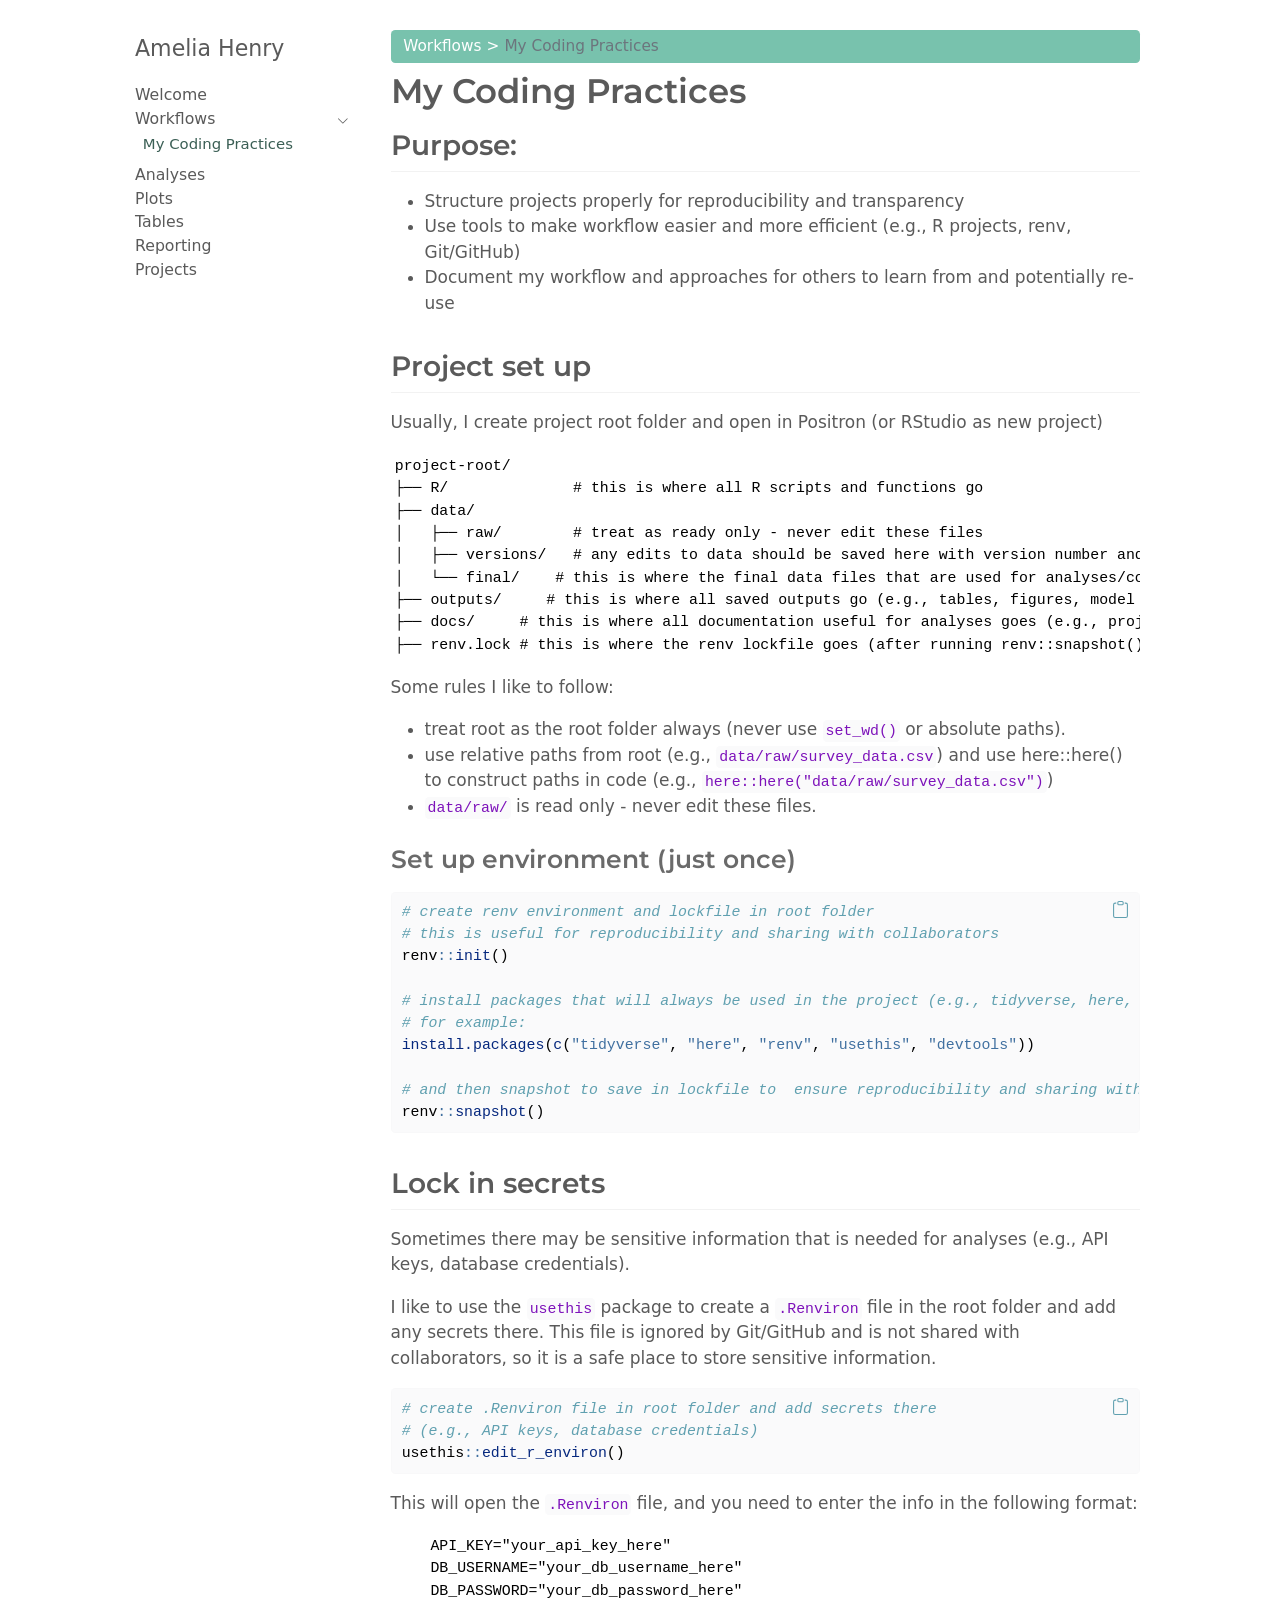
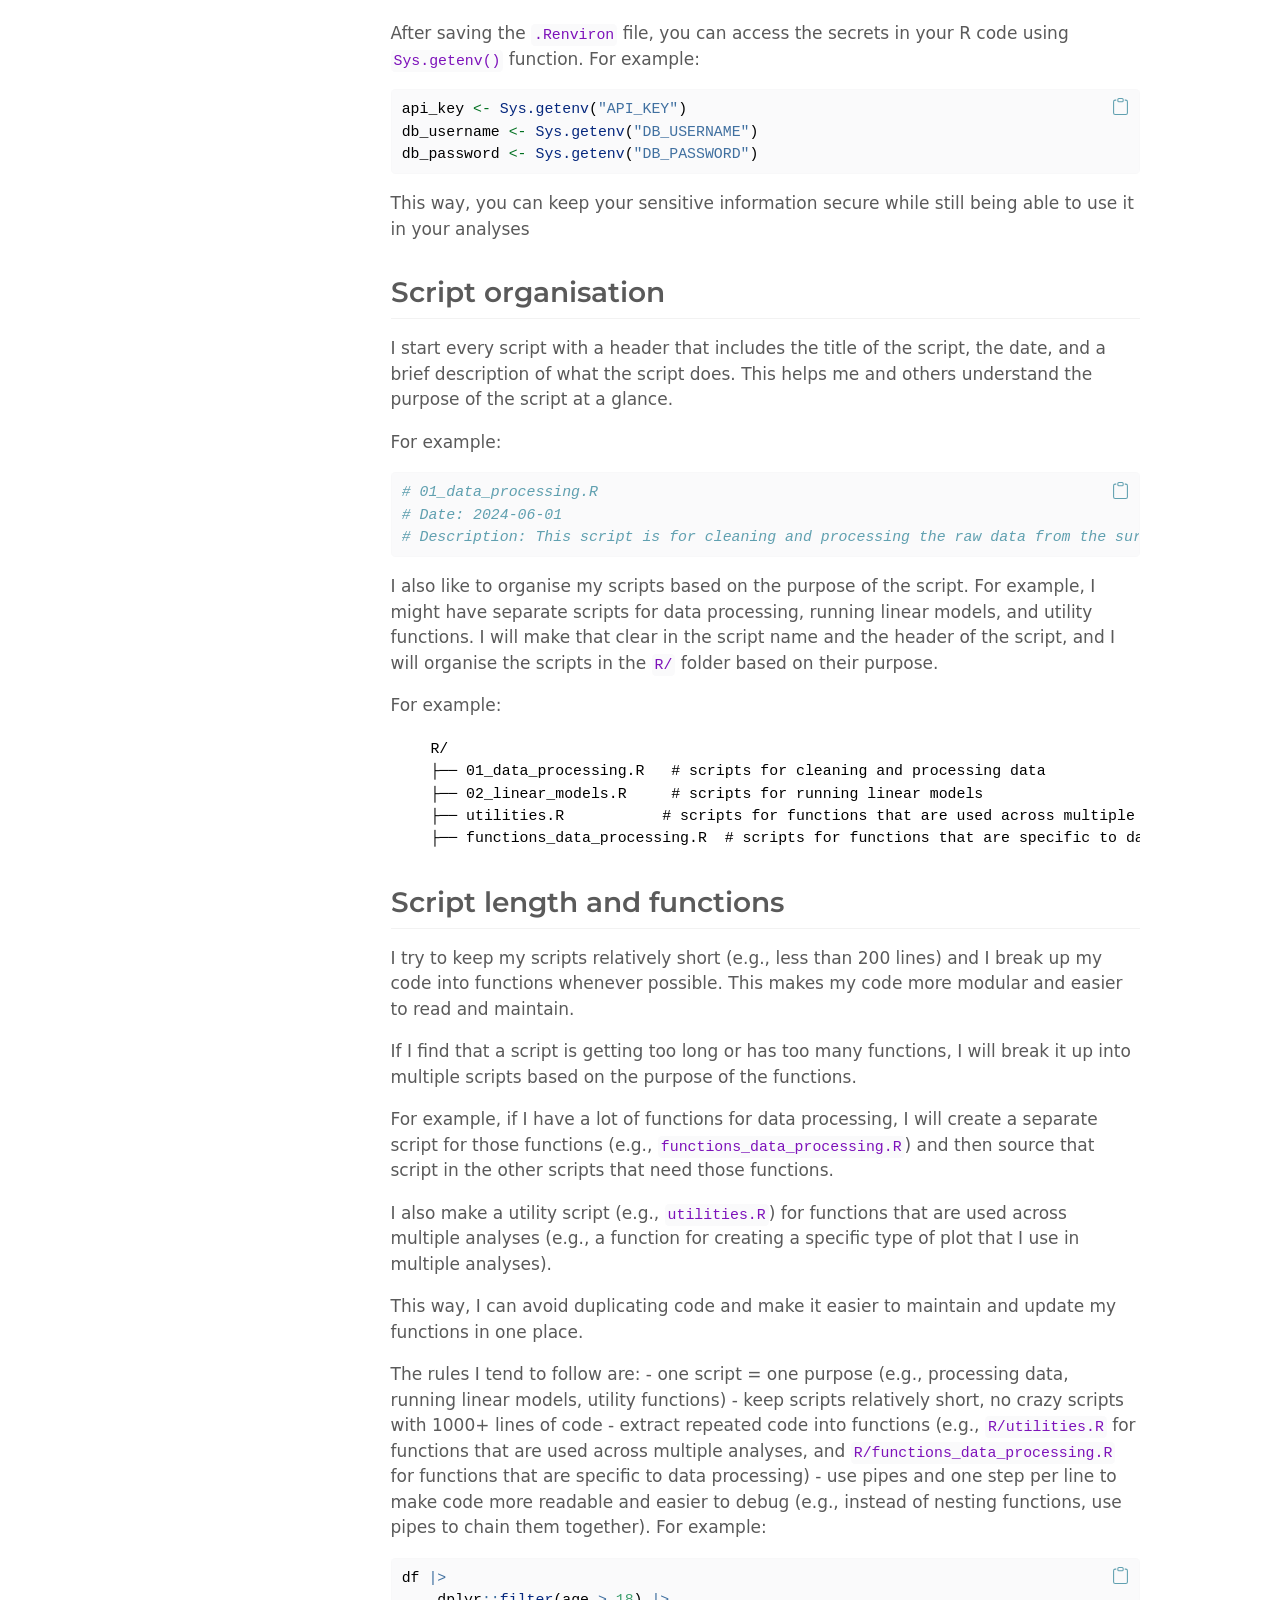
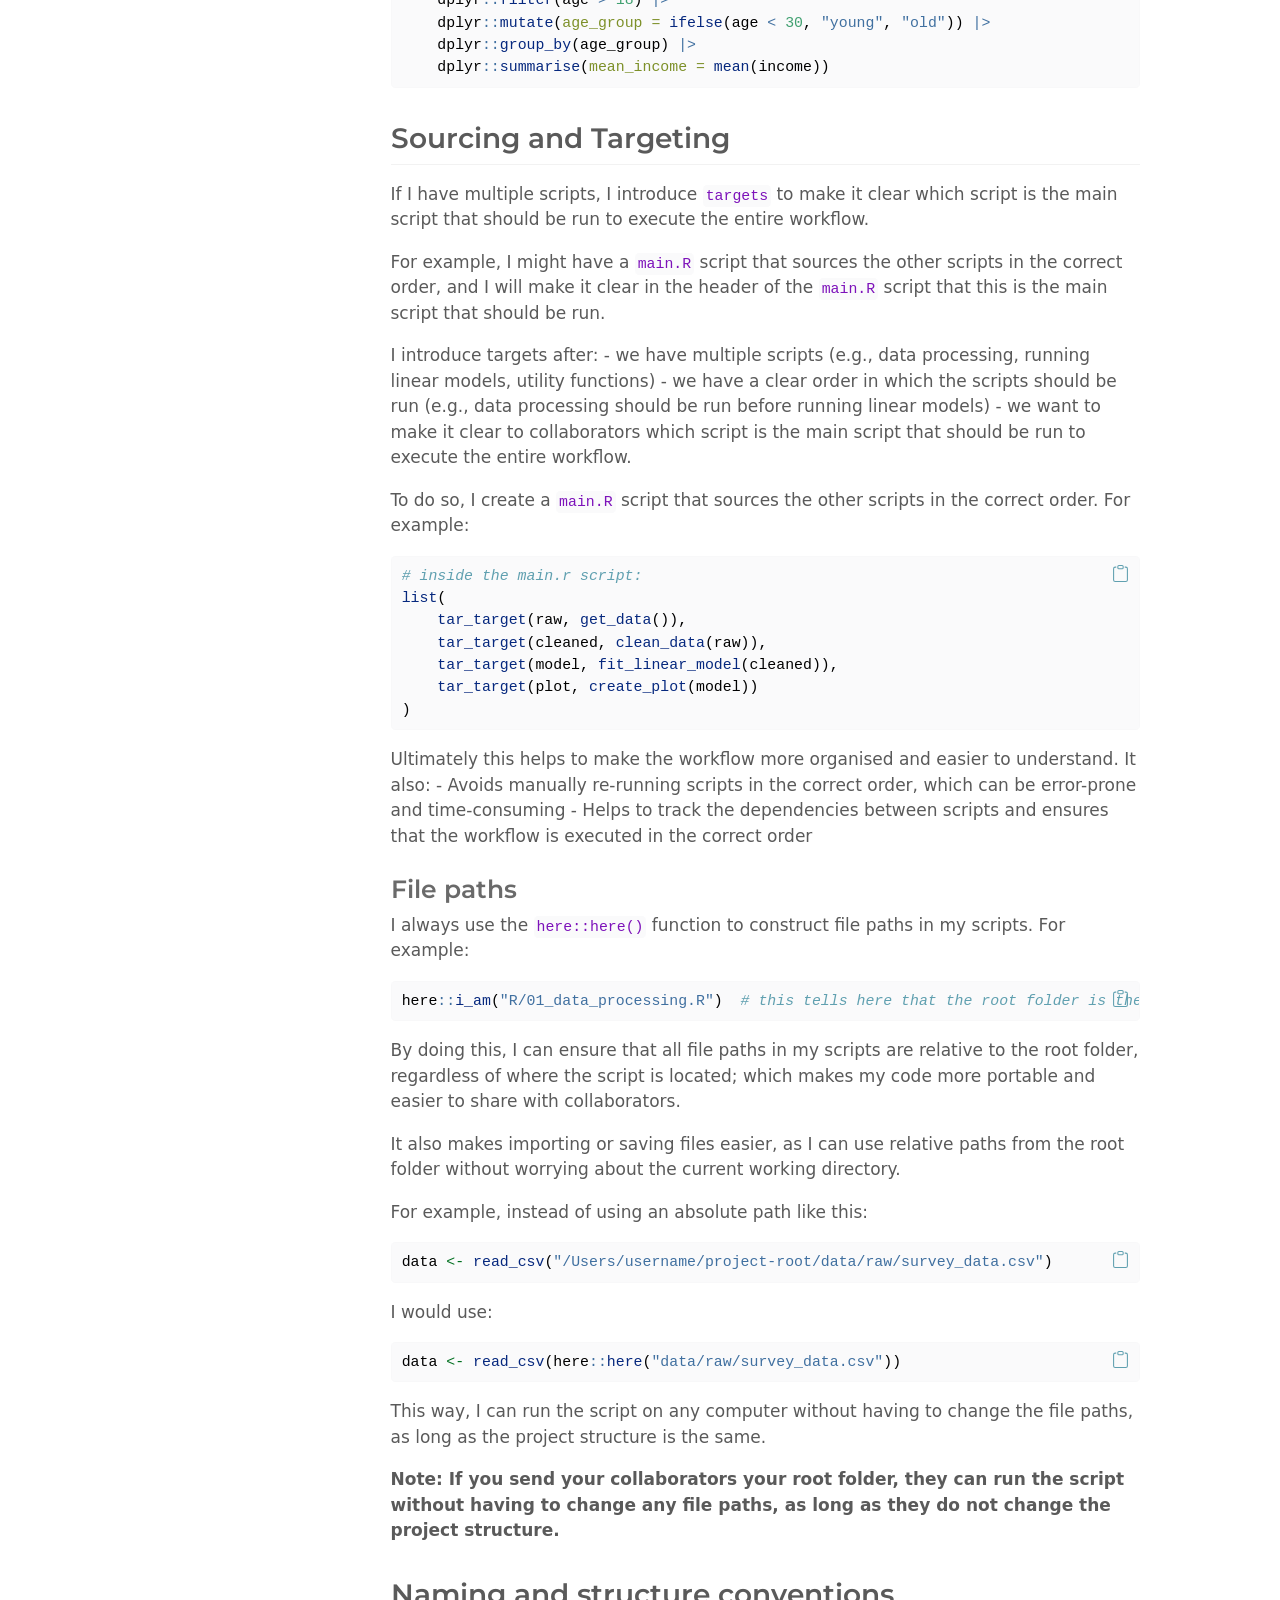
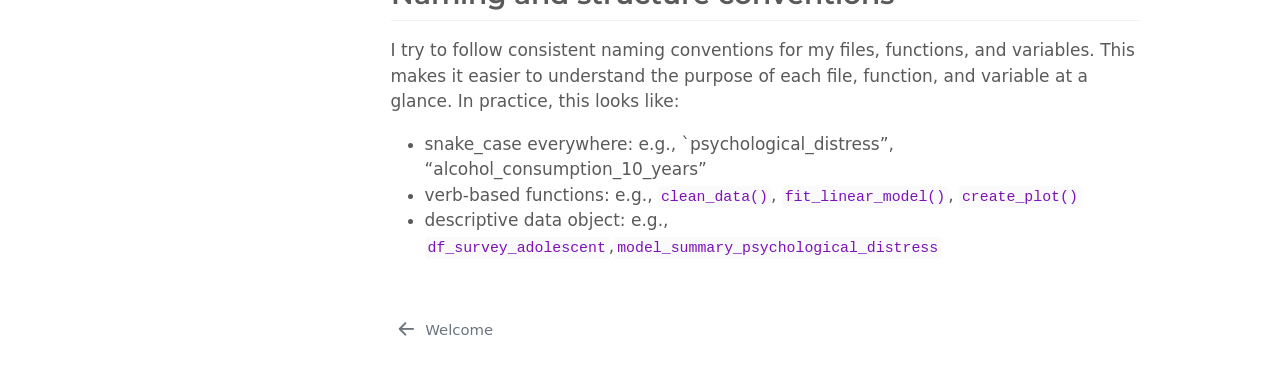
<file: _book/posts/workflow_research.html>
<!DOCTYPE html>
<html xmlns="http://www.w3.org/1999/xhtml" lang="en" xml:lang="en"><head>

<meta charset="utf-8">
<meta name="generator" content="quarto-1.9.36">

<meta name="viewport" content="width=device-width, initial-scale=1.0, user-scalable=yes">


<title>My Coding Practices – Amelia Henry</title>
<style>
/* Default styles provided by pandoc.
** See https://pandoc.org/MANUAL.html#variables-for-html for config info.
*/
code{white-space: pre-wrap;}
span.smallcaps{font-variant: small-caps;}
div.columns{display: flex; gap: min(4vw, 1.5em);}
div.column{flex: auto; overflow-x: auto;}
div.hanging-indent{margin-left: 1.5em; text-indent: -1.5em;}
ul.task-list{list-style: none;}
ul.task-list li input[type="checkbox"] {
  width: 0.8em;
  margin: 0 0.8em 0.2em -1em; /* quarto-specific, see https://github.com/quarto-dev/quarto-cli/issues/4556 */ 
  vertical-align: middle;
}
/* CSS for syntax highlighting */
html { -webkit-text-size-adjust: 100%; }
pre > code.sourceCode { white-space: pre; position: relative; }
pre > code.sourceCode > span { display: inline-block; line-height: 1.25; }
pre > code.sourceCode > span:empty { height: 1.2em; }
.sourceCode { overflow: visible; }
code.sourceCode > span { color: inherit; text-decoration: inherit; }
div.sourceCode { margin: 1em 0; }
pre.sourceCode { margin: 0; }
@media screen {
div.sourceCode { overflow: auto; }
}
@media print {
pre > code.sourceCode { white-space: pre-wrap; }
pre > code.sourceCode > span { text-indent: -5em; padding-left: 5em; }
}
pre.numberSource code
  { counter-reset: source-line 0; }
pre.numberSource code > span
  { position: relative; left: -4em; counter-increment: source-line; }
pre.numberSource code > span > a:first-child::before
  { content: counter(source-line);
    position: relative; left: -1em; text-align: right; vertical-align: baseline;
    border: none; display: inline-block;
    -webkit-touch-callout: none; -webkit-user-select: none;
    -khtml-user-select: none; -moz-user-select: none;
    -ms-user-select: none; user-select: none;
    padding: 0 4px; width: 4em;
  }
pre.numberSource { margin-left: 3em;  padding-left: 4px; }
div.sourceCode
  {   }
@media screen {
pre > code.sourceCode > span > a:first-child::before { text-decoration: underline; }
}
</style>


<script src="../site_libs/quarto-nav/quarto-nav.js"></script>
<script src="../site_libs/quarto-nav/headroom.min.js"></script>
<link href="../index.html" rel="prev">
<script src="../site_libs/clipboard/clipboard.min.js"></script>
<script src="../site_libs/quarto-html/quarto.js" type="module"></script>
<script src="../site_libs/quarto-html/tabsets/tabsets.js" type="module"></script>
<script src="../site_libs/quarto-html/popper.min.js"></script>
<script src="../site_libs/quarto-html/tippy.umd.min.js"></script>
<script src="../site_libs/quarto-html/anchor.min.js"></script>
<link href="../site_libs/quarto-html/tippy.css" rel="stylesheet">
<link href="../site_libs/quarto-html/quarto-syntax-highlighting-176b38be48070efe3d434d0a95bef3fe.css" rel="stylesheet" id="quarto-text-highlighting-styles">
<script src="../site_libs/bootstrap/bootstrap.min.js"></script>
<link href="../site_libs/bootstrap/bootstrap-icons.css" rel="stylesheet">
<link href="../site_libs/bootstrap/bootstrap-77dc8a1ec4e78a3599593794a285cb7f.min.css" rel="stylesheet" append-hash="true" id="quarto-bootstrap" data-mode="light">
<script id="quarto-search-options" type="application/json">{
  "language": {
    "search-no-results-text": "No results",
    "search-matching-documents-text": "matching documents",
    "search-copy-link-title": "Copy link to search",
    "search-hide-matches-text": "Hide additional matches",
    "search-more-match-text": "more match in this document",
    "search-more-matches-text": "more matches in this document",
    "search-clear-button-title": "Clear",
    "search-text-placeholder": "",
    "search-detached-cancel-button-title": "Cancel",
    "search-submit-button-title": "Submit",
    "search-label": "Search"
  }
}</script>


</head>

<body class="nav-sidebar floating fullcontent quarto-light">

<div id="quarto-search-results"></div>
  <header id="quarto-header" class="headroom fixed-top">
  <nav class="quarto-secondary-nav">
    <div class="container-fluid d-flex">
      <button type="button" class="quarto-btn-toggle btn" data-bs-toggle="collapse" role="button" data-bs-target=".quarto-sidebar-collapse-item" aria-controls="quarto-sidebar" aria-expanded="false" aria-label="Toggle sidebar navigation" onclick="if (window.quartoToggleHeadroom) { window.quartoToggleHeadroom(); }">
        <i class="bi bi-layout-text-sidebar-reverse"></i>
      </button>
        <nav class="quarto-page-breadcrumbs" aria-label="breadcrumb"><ol class="breadcrumb"><li class="breadcrumb-item"><a href="../posts/workflow_research.html">Workflows</a></li><li class="breadcrumb-item"><a href="../posts/workflow_research.html">My Coding Practices</a></li></ol></nav>
        <a class="flex-grow-1" role="navigation" data-bs-toggle="collapse" data-bs-target=".quarto-sidebar-collapse-item" aria-controls="quarto-sidebar" aria-expanded="false" aria-label="Toggle sidebar navigation" onclick="if (window.quartoToggleHeadroom) { window.quartoToggleHeadroom(); }">      
        </a>
    </div>
  </nav>
</header>
<!-- content -->
<div id="quarto-content" class="quarto-container page-columns page-rows-contents page-layout-article">
<!-- sidebar -->
  <nav id="quarto-sidebar" class="sidebar collapse collapse-horizontal quarto-sidebar-collapse-item sidebar-navigation floating overflow-auto">
    <div class="pt-lg-2 mt-2 text-left sidebar-header">
    <div class="sidebar-title mb-0 py-0">
      <a href="../">Amelia Henry</a> 
    </div>
      </div>
    <div class="sidebar-menu-container"> 
    <ul class="list-unstyled mt-1">
        <li class="sidebar-item">
  <div class="sidebar-item-container"> 
  <a href="../index.html" class="sidebar-item-text sidebar-link">
 <span class="menu-text">Welcome</span></a>
  </div>
</li>
        <li class="sidebar-item sidebar-item-section">
      <div class="sidebar-item-container"> 
            <a class="sidebar-item-text sidebar-link text-start" data-bs-toggle="collapse" data-bs-target="#quarto-sidebar-section-1" role="navigation" aria-expanded="true">
 <span class="menu-text">Workflows</span></a>
          <a class="sidebar-item-toggle text-start" data-bs-toggle="collapse" data-bs-target="#quarto-sidebar-section-1" role="navigation" aria-expanded="true" aria-label="Toggle section">
            <i class="bi bi-chevron-right ms-2"></i>
          </a> 
      </div>
      <ul id="quarto-sidebar-section-1" class="collapse list-unstyled sidebar-section depth1 show">  
          <li class="sidebar-item">
  <div class="sidebar-item-container"> 
  <a href="../posts/workflow_research.html" class="sidebar-item-text sidebar-link active">
 <span class="menu-text">My Coding Practices</span></a>
  </div>
</li>
      </ul>
  </li>
        <li class="sidebar-item sidebar-item-section">
      <span class="sidebar-item-text sidebar-link text-start">
 <span class="menu-text">Analyses</span></span>
  </li>
        <li class="sidebar-item sidebar-item-section">
      <span class="sidebar-item-text sidebar-link text-start">
 <span class="menu-text">Plots</span></span>
  </li>
        <li class="sidebar-item sidebar-item-section">
      <span class="sidebar-item-text sidebar-link text-start">
 <span class="menu-text">Tables</span></span>
  </li>
        <li class="sidebar-item sidebar-item-section">
      <span class="sidebar-item-text sidebar-link text-start">
 <span class="menu-text">Reporting</span></span>
  </li>
        <li class="sidebar-item sidebar-item-section">
      <span class="sidebar-item-text sidebar-link text-start">
 <span class="menu-text">Projects</span></span>
  </li>
    </ul>
    </div>
</nav>
<div id="quarto-sidebar-glass" class="quarto-sidebar-collapse-item" data-bs-toggle="collapse" data-bs-target=".quarto-sidebar-collapse-item"></div>
<!-- margin-sidebar -->
    
<!-- main -->
<main class="content" id="quarto-document-content">

<header id="title-block-header" class="quarto-title-block default"><nav class="quarto-page-breadcrumbs quarto-title-breadcrumbs d-none d-lg-block" aria-label="breadcrumb"><ol class="breadcrumb"><li class="breadcrumb-item"><a href="../posts/workflow_research.html">Workflows</a></li><li class="breadcrumb-item"><a href="../posts/workflow_research.html">My Coding Practices</a></li></ol></nav>
<div class="quarto-title">
<h1 class="title">My Coding Practices</h1>
</div>



<div class="quarto-title-meta">

    
  
    
  </div>
  


</header>


<section id="purpose" class="level2">
<h2 class="anchored" data-anchor-id="purpose">Purpose:</h2>
<ul>
<li>Structure projects properly for reproducibility and transparency</li>
<li>Use tools to make workflow easier and more efficient (e.g., R projects, renv, Git/GitHub)</li>
<li>Document my workflow and approaches for others to learn from and potentially re-use</li>
</ul>
</section>
<section id="project-set-up" class="level2">
<h2 class="anchored" data-anchor-id="project-set-up">Project set up</h2>
<p>Usually, I create project root folder and open in Positron (or RStudio as new project)</p>
<pre><code>project-root/
├── R/              # this is where all R scripts and functions go 
├── data/
│   ├── raw/        # treat as ready only - never edit these files
│   ├── versions/   # any edits to data should be saved here with version number and date (e.g., survey_data_v1_2024-06-01.csv)
│   └── final/    # this is where the final data files that are used for analyses/collaboration go (e.g., survey_data_final.csv)
├── outputs/     # this is where all saved outputs go (e.g., tables, figures, model objects). 
├── docs/     # this is where all documentation useful for analyses goes (e.g., project proposal, data dictionary, codebook, guides, protocols etc)
├── renv.lock # this is where the renv lockfile goes (after running renv::snapshot()) which is useful for reproducibility and sharing with collaborators</code></pre>
<p>Some rules I like to follow:</p>
<ul>
<li>treat root as the root folder always (never use <code>set_wd()</code> or absolute paths).</li>
<li>use relative paths from root (e.g., <code>data/raw/survey_data.csv</code>) and use here::here() to construct paths in code (e.g., <code>here::here("data/raw/survey_data.csv")</code>)</li>
<li><code>data/raw/</code> is read only - never edit these files.</li>
</ul>
<section id="set-up-environment-just-once" class="level3">
<h3 class="anchored" data-anchor-id="set-up-environment-just-once">Set up environment (just once)</h3>
<div class="cell" data-run="false">
<div class="code-copy-outer-scaffold"><div class="sourceCode cell-code" id="cb2"><pre class="sourceCode r code-with-copy"><code class="sourceCode r"><span id="cb2-1"><a href="#cb2-1" aria-hidden="true" tabindex="-1"></a><span class="co"># create renv environment and lockfile in root folder </span></span>
<span id="cb2-2"><a href="#cb2-2" aria-hidden="true" tabindex="-1"></a><span class="co"># this is useful for reproducibility and sharing with collaborators</span></span>
<span id="cb2-3"><a href="#cb2-3" aria-hidden="true" tabindex="-1"></a>renv<span class="sc">::</span><span class="fu">init</span>() </span>
<span id="cb2-4"><a href="#cb2-4" aria-hidden="true" tabindex="-1"></a></span>
<span id="cb2-5"><a href="#cb2-5" aria-hidden="true" tabindex="-1"></a><span class="co"># install packages that will always be used in the project (e.g., tidyverse, here, etc) </span></span>
<span id="cb2-6"><a href="#cb2-6" aria-hidden="true" tabindex="-1"></a><span class="co"># for example: </span></span>
<span id="cb2-7"><a href="#cb2-7" aria-hidden="true" tabindex="-1"></a><span class="fu">install.packages</span>(<span class="fu">c</span>(<span class="st">"tidyverse"</span>, <span class="st">"here"</span>, <span class="st">"renv"</span>, <span class="st">"usethis"</span>, <span class="st">"devtools"</span>))</span>
<span id="cb2-8"><a href="#cb2-8" aria-hidden="true" tabindex="-1"></a></span>
<span id="cb2-9"><a href="#cb2-9" aria-hidden="true" tabindex="-1"></a><span class="co"># and then snapshot to save in lockfile to  ensure reproducibility and sharing with collaborators</span></span>
<span id="cb2-10"><a href="#cb2-10" aria-hidden="true" tabindex="-1"></a>renv<span class="sc">::</span><span class="fu">snapshot</span>()  </span></code></pre></div><button title="Copy to Clipboard" class="code-copy-button"><i class="bi"></i></button></div>
</div>
</section>
</section>
<section id="lock-in-secrets" class="level2">
<h2 class="anchored" data-anchor-id="lock-in-secrets">Lock in secrets</h2>
<p>Sometimes there may be sensitive information that is needed for analyses (e.g., API keys, database credentials).</p>
<p>I like to use the <code>usethis</code> package to create a <code>.Renviron</code> file in the root folder and add any secrets there. This file is ignored by Git/GitHub and is not shared with collaborators, so it is a safe place to store sensitive information.</p>
<div class="cell" data-run="false" data-evaluate="false">
<div class="code-copy-outer-scaffold"><div class="sourceCode cell-code" id="cb3"><pre class="sourceCode r code-with-copy"><code class="sourceCode r"><span id="cb3-1"><a href="#cb3-1" aria-hidden="true" tabindex="-1"></a><span class="co"># create .Renviron file in root folder and add secrets there </span></span>
<span id="cb3-2"><a href="#cb3-2" aria-hidden="true" tabindex="-1"></a><span class="co"># (e.g., API keys, database credentials)</span></span>
<span id="cb3-3"><a href="#cb3-3" aria-hidden="true" tabindex="-1"></a>usethis<span class="sc">::</span><span class="fu">edit_r_environ</span>()</span></code></pre></div><button title="Copy to Clipboard" class="code-copy-button"><i class="bi"></i></button></div>
</div>
<p>This will open the <code>.Renviron</code> file, and you need to enter the info in the following format:</p>
<pre><code>    API_KEY="your_api_key_here"
    DB_USERNAME="your_db_username_here"
    DB_PASSWORD="your_db_password_here"</code></pre>
<p>After saving the <code>.Renviron</code> file, you can access the secrets in your R code using <code>Sys.getenv()</code> function. For example:</p>
<div class="cell" data-run="false" data-evaluate="false">
<div class="code-copy-outer-scaffold"><div class="sourceCode cell-code" id="cb5"><pre class="sourceCode r code-with-copy"><code class="sourceCode r"><span id="cb5-1"><a href="#cb5-1" aria-hidden="true" tabindex="-1"></a>api_key <span class="ot">&lt;-</span> <span class="fu">Sys.getenv</span>(<span class="st">"API_KEY"</span>)</span>
<span id="cb5-2"><a href="#cb5-2" aria-hidden="true" tabindex="-1"></a>db_username <span class="ot">&lt;-</span> <span class="fu">Sys.getenv</span>(<span class="st">"DB_USERNAME"</span>)</span>
<span id="cb5-3"><a href="#cb5-3" aria-hidden="true" tabindex="-1"></a>db_password <span class="ot">&lt;-</span> <span class="fu">Sys.getenv</span>(<span class="st">"DB_PASSWORD"</span>)</span></code></pre></div><button title="Copy to Clipboard" class="code-copy-button"><i class="bi"></i></button></div>
</div>
<p>This way, you can keep your sensitive information secure while still being able to use it in your analyses</p>
</section>
<section id="script-organisation" class="level2">
<h2 class="anchored" data-anchor-id="script-organisation">Script organisation</h2>
<p>I start every script with a header that includes the title of the script, the date, and a brief description of what the script does. This helps me and others understand the purpose of the script at a glance.</p>
<p>For example:</p>
<div class="cell" data-run="false">
<div class="code-copy-outer-scaffold"><div class="sourceCode cell-code" id="cb6"><pre class="sourceCode r code-with-copy"><code class="sourceCode r"><span id="cb6-1"><a href="#cb6-1" aria-hidden="true" tabindex="-1"></a><span class="co"># 01_data_processing.R</span></span>
<span id="cb6-2"><a href="#cb6-2" aria-hidden="true" tabindex="-1"></a><span class="co"># Date: 2024-06-01</span></span>
<span id="cb6-3"><a href="#cb6-3" aria-hidden="true" tabindex="-1"></a><span class="co"># Description: This script is for cleaning and processing the raw data from the survey.</span></span></code></pre></div><button title="Copy to Clipboard" class="code-copy-button"><i class="bi"></i></button></div>
</div>
<p>I also like to organise my scripts based on the purpose of the script. For example, I might have separate scripts for data processing, running linear models, and utility functions. I will make that clear in the script name and the header of the script, and I will organise the scripts in the <code>R/</code> folder based on their purpose.</p>
<p>For example:</p>
<pre><code>    R/
    ├── 01_data_processing.R   # scripts for cleaning and processing data
    ├── 02_linear_models.R     # scripts for running linear models
    ├── utilities.R           # scripts for functions that are used across multiple analyses
    ├── functions_data_processing.R  # scripts for functions that are specific to data processing</code></pre>
</section>
<section id="script-length-and-functions" class="level2">
<h2 class="anchored" data-anchor-id="script-length-and-functions">Script length and functions</h2>
<p>I try to keep my scripts relatively short (e.g., less than 200 lines) and I break up my code into functions whenever possible. This makes my code more modular and easier to read and maintain.</p>
<p>If I find that a script is getting too long or has too many functions, I will break it up into multiple scripts based on the purpose of the functions.</p>
<p>For example, if I have a lot of functions for data processing, I will create a separate script for those functions (e.g., <code>functions_data_processing.R</code>) and then source that script in the other scripts that need those functions.</p>
<p>I also make a utility script (e.g., <code>utilities.R</code>) for functions that are used across multiple analyses (e.g., a function for creating a specific type of plot that I use in multiple analyses).</p>
<p>This way, I can avoid duplicating code and make it easier to maintain and update my functions in one place.</p>
<p>The rules I tend to follow are: - one script = one purpose (e.g., processing data, running linear models, utility functions) - keep scripts relatively short, no crazy scripts with 1000+ lines of code - extract repeated code into functions (e.g., <code>R/utilities.R</code> for functions that are used across multiple analyses, and <code>R/functions_data_processing.R</code> for functions that are specific to data processing) - use pipes and one step per line to make code more readable and easier to debug (e.g., instead of nesting functions, use pipes to chain them together). For example:</p>
<div class="cell" data-run="false">
<div class="code-copy-outer-scaffold"><div class="sourceCode cell-code" id="cb8"><pre class="sourceCode r code-with-copy"><code class="sourceCode r"><span id="cb8-1"><a href="#cb8-1" aria-hidden="true" tabindex="-1"></a>df <span class="sc">|&gt;</span> </span>
<span id="cb8-2"><a href="#cb8-2" aria-hidden="true" tabindex="-1"></a>    dplyr<span class="sc">::</span><span class="fu">filter</span>(age <span class="sc">&gt;</span> <span class="dv">18</span>) <span class="sc">|&gt;</span></span>
<span id="cb8-3"><a href="#cb8-3" aria-hidden="true" tabindex="-1"></a>    dplyr<span class="sc">::</span><span class="fu">mutate</span>(<span class="at">age_group =</span> <span class="fu">ifelse</span>(age <span class="sc">&lt;</span> <span class="dv">30</span>, <span class="st">"young"</span>, <span class="st">"old"</span>)) <span class="sc">|&gt;</span></span>
<span id="cb8-4"><a href="#cb8-4" aria-hidden="true" tabindex="-1"></a>    dplyr<span class="sc">::</span><span class="fu">group_by</span>(age_group) <span class="sc">|&gt;</span></span>
<span id="cb8-5"><a href="#cb8-5" aria-hidden="true" tabindex="-1"></a>    dplyr<span class="sc">::</span><span class="fu">summarise</span>(<span class="at">mean_income =</span> <span class="fu">mean</span>(income))</span></code></pre></div><button title="Copy to Clipboard" class="code-copy-button"><i class="bi"></i></button></div>
</div>
</section>
<section id="sourcing-and-targeting" class="level2">
<h2 class="anchored" data-anchor-id="sourcing-and-targeting">Sourcing and Targeting</h2>
<p>If I have multiple scripts, I introduce <code>targets</code> to make it clear which script is the main script that should be run to execute the entire workflow.</p>
<p>For example, I might have a <code>main.R</code> script that sources the other scripts in the correct order, and I will make it clear in the header of the <code>main.R</code> script that this is the main script that should be run.</p>
<p>I introduce targets after: - we have multiple scripts (e.g., data processing, running linear models, utility functions) - we have a clear order in which the scripts should be run (e.g., data processing should be run before running linear models) - we want to make it clear to collaborators which script is the main script that should be run to execute the entire workflow.</p>
<p>To do so, I create a <code>main.R</code> script that sources the other scripts in the correct order. For example:</p>
<div class="cell" data-run="false">
<div class="code-copy-outer-scaffold"><div class="sourceCode cell-code" id="cb9"><pre class="sourceCode r code-with-copy"><code class="sourceCode r"><span id="cb9-1"><a href="#cb9-1" aria-hidden="true" tabindex="-1"></a><span class="co"># inside the main.r script:</span></span>
<span id="cb9-2"><a href="#cb9-2" aria-hidden="true" tabindex="-1"></a><span class="fu">list</span>(</span>
<span id="cb9-3"><a href="#cb9-3" aria-hidden="true" tabindex="-1"></a>    <span class="fu">tar_target</span>(raw, <span class="fu">get_data</span>()),</span>
<span id="cb9-4"><a href="#cb9-4" aria-hidden="true" tabindex="-1"></a>    <span class="fu">tar_target</span>(cleaned, <span class="fu">clean_data</span>(raw)),</span>
<span id="cb9-5"><a href="#cb9-5" aria-hidden="true" tabindex="-1"></a>    <span class="fu">tar_target</span>(model, <span class="fu">fit_linear_model</span>(cleaned)),</span>
<span id="cb9-6"><a href="#cb9-6" aria-hidden="true" tabindex="-1"></a>    <span class="fu">tar_target</span>(plot, <span class="fu">create_plot</span>(model))</span>
<span id="cb9-7"><a href="#cb9-7" aria-hidden="true" tabindex="-1"></a>)</span></code></pre></div><button title="Copy to Clipboard" class="code-copy-button"><i class="bi"></i></button></div>
</div>
<p>Ultimately this helps to make the workflow more organised and easier to understand. It also: - Avoids manually re-running scripts in the correct order, which can be error-prone and time-consuming - Helps to track the dependencies between scripts and ensures that the workflow is executed in the correct order</p>
<section id="file-paths" class="level3">
<h3 class="anchored" data-anchor-id="file-paths">File paths</h3>
<p>I always use the <code>here::here()</code> function to construct file paths in my scripts. For example:</p>
<div class="cell" data-run="false">
<div class="code-copy-outer-scaffold"><div class="sourceCode cell-code" id="cb10"><pre class="sourceCode r code-with-copy"><code class="sourceCode r"><span id="cb10-1"><a href="#cb10-1" aria-hidden="true" tabindex="-1"></a>here<span class="sc">::</span><span class="fu">i_am</span>(<span class="st">"R/01_data_processing.R"</span>)  <span class="co"># this tells here that the root folder is the one that contains the R folder</span></span></code></pre></div><button title="Copy to Clipboard" class="code-copy-button"><i class="bi"></i></button></div>
</div>
<p>By doing this, I can ensure that all file paths in my scripts are relative to the root folder, regardless of where the script is located; which makes my code more portable and easier to share with collaborators.</p>
<p>It also makes importing or saving files easier, as I can use relative paths from the root folder without worrying about the current working directory.</p>
<p>For example, instead of using an absolute path like this:</p>
<div class="cell" data-run="false">
<div class="code-copy-outer-scaffold"><div class="sourceCode cell-code" id="cb11"><pre class="sourceCode r code-with-copy"><code class="sourceCode r"><span id="cb11-1"><a href="#cb11-1" aria-hidden="true" tabindex="-1"></a>data <span class="ot">&lt;-</span> <span class="fu">read_csv</span>(<span class="st">"/Users/username/project-root/data/raw/survey_data.csv"</span>)</span></code></pre></div><button title="Copy to Clipboard" class="code-copy-button"><i class="bi"></i></button></div>
</div>
<p>I would use:</p>
<div class="cell" data-run="false">
<div class="code-copy-outer-scaffold"><div class="sourceCode cell-code" id="cb12"><pre class="sourceCode r code-with-copy"><code class="sourceCode r"><span id="cb12-1"><a href="#cb12-1" aria-hidden="true" tabindex="-1"></a>data <span class="ot">&lt;-</span> <span class="fu">read_csv</span>(here<span class="sc">::</span><span class="fu">here</span>(<span class="st">"data/raw/survey_data.csv"</span>))</span></code></pre></div><button title="Copy to Clipboard" class="code-copy-button"><i class="bi"></i></button></div>
</div>
<p>This way, I can run the script on any computer without having to change the file paths, as long as the project structure is the same.</p>
<p><strong>Note: If you send your collaborators your root folder, they can run the script without having to change any file paths, as long as they do not change the project structure.</strong></p>
</section>
</section>
<section id="naming-and-structure-conventions" class="level2">
<h2 class="anchored" data-anchor-id="naming-and-structure-conventions">Naming and structure conventions</h2>
<p>I try to follow consistent naming conventions for my files, functions, and variables. This makes it easier to understand the purpose of each file, function, and variable at a glance. In practice, this looks like:</p>
<ul>
<li>snake_case everywhere: e.g., `psychological_distress”, “alcohol_consumption_10_years”</li>
<li>verb-based functions: e.g., <code>clean_data()</code>, <code>fit_linear_model()</code>, <code>create_plot()</code></li>
<li>descriptive data object: e.g., <code>df_survey_adolescent</code>,<code>model_summary_psychological_distress</code></li>
</ul>


</section>

</main> <!-- /main -->
<script id="quarto-html-after-body" type="application/javascript">
  window.document.addEventListener("DOMContentLoaded", function (event) {
    const icon = "";
    const anchorJS = new window.AnchorJS();
    anchorJS.options = {
      placement: 'right',
      icon: icon
    };
    anchorJS.add('.anchored');
    const isCodeAnnotation = (el) => {
      for (const clz of el.classList) {
        if (clz.startsWith('code-annotation-')) {                     
          return true;
        }
      }
      return false;
    }
    const onCopySuccess = function(e) {
      // button target
      const button = e.trigger;
      // don't keep focus
      button.blur();
      // flash "checked"
      button.classList.add('code-copy-button-checked');
      var currentTitle = button.getAttribute("title");
      button.setAttribute("title", "Copied!");
      let tooltip;
      if (window.bootstrap) {
        button.setAttribute("data-bs-toggle", "tooltip");
        button.setAttribute("data-bs-placement", "left");
        button.setAttribute("data-bs-title", "Copied!");
        tooltip = new bootstrap.Tooltip(button, 
          { trigger: "manual", 
            customClass: "code-copy-button-tooltip",
            offset: [0, -8]});
        tooltip.show();    
      }
      setTimeout(function() {
        if (tooltip) {
          tooltip.hide();
          button.removeAttribute("data-bs-title");
          button.removeAttribute("data-bs-toggle");
          button.removeAttribute("data-bs-placement");
        }
        button.setAttribute("title", currentTitle);
        button.classList.remove('code-copy-button-checked');
      }, 1000);
      // clear code selection
      e.clearSelection();
    }
    const getTextToCopy = function(trigger) {
      const outerScaffold = trigger.parentElement.cloneNode(true);
      const codeEl = outerScaffold.querySelector('code');
      for (const childEl of codeEl.children) {
        if (isCodeAnnotation(childEl)) {
          childEl.remove();
        }
      }
      return codeEl.innerText;
    }
    const clipboard = new window.ClipboardJS('.code-copy-button:not([data-in-quarto-modal])', {
      text: getTextToCopy
    });
    clipboard.on('success', onCopySuccess);
    if (window.document.getElementById('quarto-embedded-source-code-modal')) {
      const clipboardModal = new window.ClipboardJS('.code-copy-button[data-in-quarto-modal]', {
        text: getTextToCopy,
        container: window.document.getElementById('quarto-embedded-source-code-modal')
      });
      clipboardModal.on('success', onCopySuccess);
    }
      var localhostRegex = new RegExp(/^(?:http|https):\/\/localhost\:?[0-9]*\//);
      var mailtoRegex = new RegExp(/^mailto:/);
        var filterRegex = new RegExp('/' + window.location.host + '/');
      var isInternal = (href) => {
          return filterRegex.test(href) || localhostRegex.test(href) || mailtoRegex.test(href);
      }
      // Inspect non-navigation links and adorn them if external
     var links = window.document.querySelectorAll('a[href]:not(.nav-link):not(.navbar-brand):not(.toc-action):not(.sidebar-link):not(.sidebar-item-toggle):not(.pagination-link):not(.no-external):not([aria-hidden]):not(.dropdown-item):not(.quarto-navigation-tool):not(.about-link)');
      for (var i=0; i<links.length; i++) {
        const link = links[i];
        if (!isInternal(link.href)) {
          // undo the damage that might have been done by quarto-nav.js in the case of
          // links that we want to consider external
          if (link.dataset.originalHref !== undefined) {
            link.href = link.dataset.originalHref;
          }
        }
      }
    function tippyHover(el, contentFn, onTriggerFn, onUntriggerFn) {
      const config = {
        allowHTML: true,
        maxWidth: 500,
        delay: 100,
        arrow: false,
        appendTo: function(el) {
            return el.parentElement;
        },
        interactive: true,
        interactiveBorder: 10,
        theme: 'quarto',
        placement: 'bottom-start',
      };
      if (contentFn) {
        config.content = contentFn;
      }
      if (onTriggerFn) {
        config.onTrigger = onTriggerFn;
      }
      if (onUntriggerFn) {
        config.onUntrigger = onUntriggerFn;
      }
      window.tippy(el, config); 
    }
    const noterefs = window.document.querySelectorAll('a[role="doc-noteref"]');
    for (var i=0; i<noterefs.length; i++) {
      const ref = noterefs[i];
      tippyHover(ref, function() {
        // use id or data attribute instead here
        let href = ref.getAttribute('data-footnote-href') || ref.getAttribute('href');
        try { href = new URL(href).hash; } catch {}
        const id = href.replace(/^#\/?/, "");
        const note = window.document.getElementById(id);
        if (note) {
          return note.innerHTML;
        } else {
          return "";
        }
      });
    }
    const xrefs = window.document.querySelectorAll('a.quarto-xref');
    const processXRef = (id, note) => {
      // Strip column container classes
      const stripColumnClz = (el) => {
        el.classList.remove("page-full", "page-columns");
        if (el.children) {
          for (const child of el.children) {
            stripColumnClz(child);
          }
        }
      }
      stripColumnClz(note)
      if (id === null || id.startsWith('sec-')) {
        // Special case sections, only their first couple elements
        const container = document.createElement("div");
        if (note.children && note.children.length > 2) {
          container.appendChild(note.children[0].cloneNode(true));
          for (let i = 1; i < note.children.length; i++) {
            const child = note.children[i];
            if (child.tagName === "P" && child.innerText === "") {
              continue;
            } else {
              container.appendChild(child.cloneNode(true));
              break;
            }
          }
          if (window.Quarto?.typesetMath) {
            window.Quarto.typesetMath(container);
          }
          return container.innerHTML
        } else {
          if (window.Quarto?.typesetMath) {
            window.Quarto.typesetMath(note);
          }
          return note.innerHTML;
        }
      } else {
        // Remove any anchor links if they are present
        const anchorLink = note.querySelector('a.anchorjs-link');
        if (anchorLink) {
          anchorLink.remove();
        }
        if (window.Quarto?.typesetMath) {
          window.Quarto.typesetMath(note);
        }
        if (note.classList.contains("callout")) {
          return note.outerHTML;
        } else {
          return note.innerHTML;
        }
      }
    }
    for (var i=0; i<xrefs.length; i++) {
      const xref = xrefs[i];
      tippyHover(xref, undefined, function(instance) {
        instance.disable();
        let url = xref.getAttribute('href');
        let hash = undefined; 
        if (url.startsWith('#')) {
          hash = url;
        } else {
          try { hash = new URL(url).hash; } catch {}
        }
        if (hash) {
          const id = hash.replace(/^#\/?/, "");
          const note = window.document.getElementById(id);
          if (note !== null) {
            try {
              const html = processXRef(id, note.cloneNode(true));
              instance.setContent(html);
            } finally {
              instance.enable();
              instance.show();
            }
          } else {
            // See if we can fetch this
            fetch(url.split('#')[0])
            .then(res => res.text())
            .then(html => {
              const parser = new DOMParser();
              const htmlDoc = parser.parseFromString(html, "text/html");
              const note = htmlDoc.getElementById(id);
              if (note !== null) {
                const html = processXRef(id, note);
                instance.setContent(html);
              } 
            }).finally(() => {
              instance.enable();
              instance.show();
            });
          }
        } else {
          // See if we can fetch a full url (with no hash to target)
          // This is a special case and we should probably do some content thinning / targeting
          fetch(url)
          .then(res => res.text())
          .then(html => {
            const parser = new DOMParser();
            const htmlDoc = parser.parseFromString(html, "text/html");
            const note = htmlDoc.querySelector('main.content');
            if (note !== null) {
              // This should only happen for chapter cross references
              // (since there is no id in the URL)
              // remove the first header
              if (note.children.length > 0 && note.children[0].tagName === "HEADER") {
                note.children[0].remove();
              }
              const html = processXRef(null, note);
              instance.setContent(html);
            } 
          }).finally(() => {
            instance.enable();
            instance.show();
          });
        }
      }, function(instance) {
      });
    }
        let selectedAnnoteEl;
        const selectorForAnnotation = ( cell, annotation) => {
          let cellAttr = 'data-code-cell="' + cell + '"';
          let lineAttr = 'data-code-annotation="' +  annotation + '"';
          const selector = 'span[' + cellAttr + '][' + lineAttr + ']';
          return selector;
        }
        const selectCodeLines = (annoteEl) => {
          const doc = window.document;
          const targetCell = annoteEl.getAttribute("data-target-cell");
          const targetAnnotation = annoteEl.getAttribute("data-target-annotation");
          const annoteSpan = window.document.querySelector(selectorForAnnotation(targetCell, targetAnnotation));
          const lines = annoteSpan.getAttribute("data-code-lines").split(",");
          const lineIds = lines.map((line) => {
            return targetCell + "-" + line;
          })
          let top = null;
          let height = null;
          let parent = null;
          if (lineIds.length > 0) {
              //compute the position of the single el (top and bottom and make a div)
              const el = window.document.getElementById(lineIds[0]);
              top = el.offsetTop;
              height = el.offsetHeight;
              parent = el.parentElement.parentElement;
            if (lineIds.length > 1) {
              const lastEl = window.document.getElementById(lineIds[lineIds.length - 1]);
              const bottom = lastEl.offsetTop + lastEl.offsetHeight;
              height = bottom - top;
            }
            if (top !== null && height !== null && parent !== null) {
              // cook up a div (if necessary) and position it 
              let div = window.document.getElementById("code-annotation-line-highlight");
              if (div === null) {
                div = window.document.createElement("div");
                div.setAttribute("id", "code-annotation-line-highlight");
                div.style.position = 'absolute';
                parent.appendChild(div);
              }
              div.style.top = top - 2 + "px";
              div.style.height = height + 4 + "px";
              div.style.left = 0;
              let gutterDiv = window.document.getElementById("code-annotation-line-highlight-gutter");
              if (gutterDiv === null) {
                gutterDiv = window.document.createElement("div");
                gutterDiv.setAttribute("id", "code-annotation-line-highlight-gutter");
                gutterDiv.style.position = 'absolute';
                const codeCell = window.document.getElementById(targetCell);
                const gutter = codeCell.querySelector('.code-annotation-gutter');
                gutter.appendChild(gutterDiv);
              }
              gutterDiv.style.top = top - 2 + "px";
              gutterDiv.style.height = height + 4 + "px";
            }
            selectedAnnoteEl = annoteEl;
          }
        };
        const unselectCodeLines = () => {
          const elementsIds = ["code-annotation-line-highlight", "code-annotation-line-highlight-gutter"];
          elementsIds.forEach((elId) => {
            const div = window.document.getElementById(elId);
            if (div) {
              div.remove();
            }
          });
          selectedAnnoteEl = undefined;
        };
          // Handle positioning of the toggle
      window.addEventListener(
        "resize",
        throttle(() => {
          elRect = undefined;
          if (selectedAnnoteEl) {
            selectCodeLines(selectedAnnoteEl);
          }
        }, 10)
      );
      function throttle(fn, ms) {
      let throttle = false;
      let timer;
        return (...args) => {
          if(!throttle) { // first call gets through
              fn.apply(this, args);
              throttle = true;
          } else { // all the others get throttled
              if(timer) clearTimeout(timer); // cancel #2
              timer = setTimeout(() => {
                fn.apply(this, args);
                timer = throttle = false;
              }, ms);
          }
        };
      }
        // Attach click handler to the DT
        const annoteDls = window.document.querySelectorAll('dt[data-target-cell]');
        for (const annoteDlNode of annoteDls) {
          annoteDlNode.addEventListener('click', (event) => {
            const clickedEl = event.target;
            if (clickedEl !== selectedAnnoteEl) {
              unselectCodeLines();
              const activeEl = window.document.querySelector('dt[data-target-cell].code-annotation-active');
              if (activeEl) {
                activeEl.classList.remove('code-annotation-active');
              }
              selectCodeLines(clickedEl);
              clickedEl.classList.add('code-annotation-active');
            } else {
              // Unselect the line
              unselectCodeLines();
              clickedEl.classList.remove('code-annotation-active');
            }
          });
        }
    const findCites = (el) => {
      const parentEl = el.parentElement;
      if (parentEl) {
        const cites = parentEl.dataset.cites;
        if (cites) {
          return {
            el,
            cites: cites.split(' ')
          };
        } else {
          return findCites(el.parentElement)
        }
      } else {
        return undefined;
      }
    };
    var bibliorefs = window.document.querySelectorAll('a[role="doc-biblioref"]');
    for (var i=0; i<bibliorefs.length; i++) {
      const ref = bibliorefs[i];
      const citeInfo = findCites(ref);
      if (citeInfo) {
        tippyHover(citeInfo.el, function() {
          var popup = window.document.createElement('div');
          citeInfo.cites.forEach(function(cite) {
            var citeDiv = window.document.createElement('div');
            citeDiv.classList.add('hanging-indent');
            citeDiv.classList.add('csl-entry');
            var biblioDiv = window.document.getElementById('ref-' + cite);
            if (biblioDiv) {
              citeDiv.innerHTML = biblioDiv.innerHTML;
            }
            popup.appendChild(citeDiv);
          });
          return popup.innerHTML;
        });
      }
    }
  });
  </script>
<nav class="page-navigation">
  <div class="nav-page nav-page-previous">
      <a href="../index.html" class="pagination-link" aria-label="Welcome">
        <i class="bi bi-arrow-left-short"></i> <span class="nav-page-text">Welcome</span>
      </a>          
  </div>
  <div class="nav-page nav-page-next">
  </div>
</nav>
</div> <!-- /content -->




</body></html>
</file>
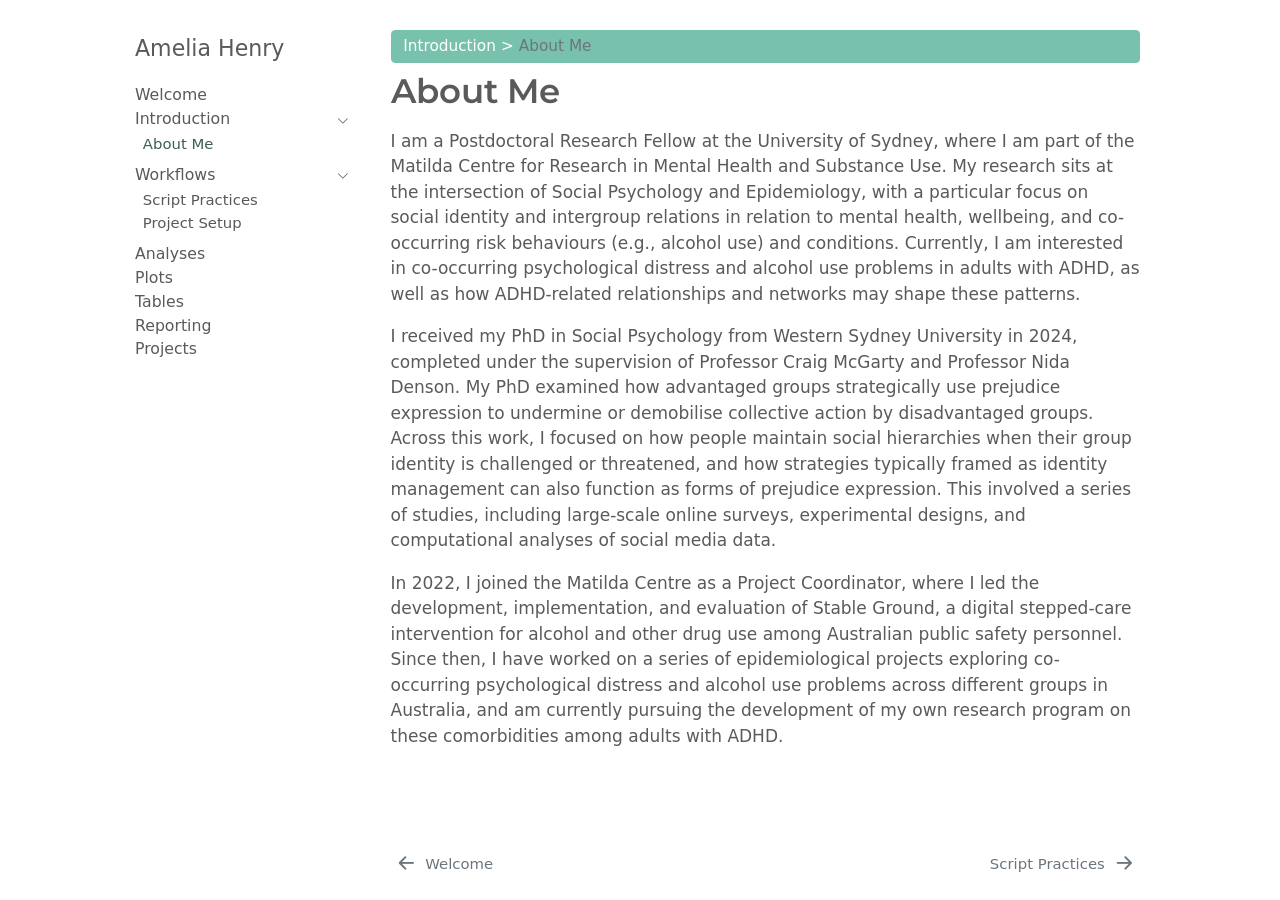
<file: docs/posts/aboutme.html>
<!DOCTYPE html>
<html xmlns="http://www.w3.org/1999/xhtml" lang="en" xml:lang="en"><head>

<meta charset="utf-8">
<meta name="generator" content="quarto-1.9.36">

<meta name="viewport" content="width=device-width, initial-scale=1.0, user-scalable=yes">


<title>About Me – Amelia Henry</title>
<style>
/* Default styles provided by pandoc.
** See https://pandoc.org/MANUAL.html#variables-for-html for config info.
*/
code{white-space: pre-wrap;}
span.smallcaps{font-variant: small-caps;}
div.columns{display: flex; gap: min(4vw, 1.5em);}
div.column{flex: auto; overflow-x: auto;}
div.hanging-indent{margin-left: 1.5em; text-indent: -1.5em;}
ul.task-list{list-style: none;}
ul.task-list li input[type="checkbox"] {
  width: 0.8em;
  margin: 0 0.8em 0.2em -1em; /* quarto-specific, see https://github.com/quarto-dev/quarto-cli/issues/4556 */ 
  vertical-align: middle;
}
</style>


<script src="../site_libs/quarto-nav/quarto-nav.js"></script>
<script src="../site_libs/quarto-nav/headroom.min.js"></script>
<link href="../posts/scripts_and_workflow.html" rel="next">
<link href="../index.html" rel="prev">
<script src="../site_libs/clipboard/clipboard.min.js"></script>
<script src="../site_libs/quarto-html/quarto.js" type="module"></script>
<script src="../site_libs/quarto-html/tabsets/tabsets.js" type="module"></script>
<script src="../site_libs/quarto-html/popper.min.js"></script>
<script src="../site_libs/quarto-html/tippy.umd.min.js"></script>
<script src="../site_libs/quarto-html/anchor.min.js"></script>
<link href="../site_libs/quarto-html/tippy.css" rel="stylesheet">
<link href="../site_libs/quarto-html/quarto-syntax-highlighting-176b38be48070efe3d434d0a95bef3fe.css" rel="stylesheet" id="quarto-text-highlighting-styles">
<script src="../site_libs/bootstrap/bootstrap.min.js"></script>
<link href="../site_libs/bootstrap/bootstrap-icons.css" rel="stylesheet">
<link href="../site_libs/bootstrap/bootstrap-77dc8a1ec4e78a3599593794a285cb7f.min.css" rel="stylesheet" append-hash="true" id="quarto-bootstrap" data-mode="light">
<script id="quarto-search-options" type="application/json">{
  "language": {
    "search-no-results-text": "No results",
    "search-matching-documents-text": "matching documents",
    "search-copy-link-title": "Copy link to search",
    "search-hide-matches-text": "Hide additional matches",
    "search-more-match-text": "more match in this document",
    "search-more-matches-text": "more matches in this document",
    "search-clear-button-title": "Clear",
    "search-text-placeholder": "",
    "search-detached-cancel-button-title": "Cancel",
    "search-submit-button-title": "Submit",
    "search-label": "Search"
  }
}</script>


</head>

<body class="nav-sidebar floating fullcontent quarto-light">

<div id="quarto-search-results"></div>
  <header id="quarto-header" class="headroom fixed-top">
  <nav class="quarto-secondary-nav">
    <div class="container-fluid d-flex">
      <button type="button" class="quarto-btn-toggle btn" data-bs-toggle="collapse" role="button" data-bs-target=".quarto-sidebar-collapse-item" aria-controls="quarto-sidebar" aria-expanded="false" aria-label="Toggle sidebar navigation" onclick="if (window.quartoToggleHeadroom) { window.quartoToggleHeadroom(); }">
        <i class="bi bi-layout-text-sidebar-reverse"></i>
      </button>
        <nav class="quarto-page-breadcrumbs" aria-label="breadcrumb"><ol class="breadcrumb"><li class="breadcrumb-item"><a href="../posts/aboutme.html">Introduction</a></li><li class="breadcrumb-item"><a href="../posts/aboutme.html">About Me</a></li></ol></nav>
        <a class="flex-grow-1" role="navigation" data-bs-toggle="collapse" data-bs-target=".quarto-sidebar-collapse-item" aria-controls="quarto-sidebar" aria-expanded="false" aria-label="Toggle sidebar navigation" onclick="if (window.quartoToggleHeadroom) { window.quartoToggleHeadroom(); }">      
        </a>
    </div>
  </nav>
</header>
<!-- content -->
<div id="quarto-content" class="quarto-container page-columns page-rows-contents page-layout-article">
<!-- sidebar -->
  <nav id="quarto-sidebar" class="sidebar collapse collapse-horizontal quarto-sidebar-collapse-item sidebar-navigation floating overflow-auto">
    <div class="pt-lg-2 mt-2 text-left sidebar-header">
    <div class="sidebar-title mb-0 py-0">
      <a href="../">Amelia Henry</a> 
    </div>
      </div>
    <div class="sidebar-menu-container"> 
    <ul class="list-unstyled mt-1">
        <li class="sidebar-item">
  <div class="sidebar-item-container"> 
  <a href="../index.html" class="sidebar-item-text sidebar-link">
 <span class="menu-text">Welcome</span></a>
  </div>
</li>
        <li class="sidebar-item sidebar-item-section">
      <div class="sidebar-item-container"> 
            <a class="sidebar-item-text sidebar-link text-start" data-bs-toggle="collapse" data-bs-target="#quarto-sidebar-section-1" role="navigation" aria-expanded="true">
 <span class="menu-text">Introduction</span></a>
          <a class="sidebar-item-toggle text-start" data-bs-toggle="collapse" data-bs-target="#quarto-sidebar-section-1" role="navigation" aria-expanded="true" aria-label="Toggle section">
            <i class="bi bi-chevron-right ms-2"></i>
          </a> 
      </div>
      <ul id="quarto-sidebar-section-1" class="collapse list-unstyled sidebar-section depth1 show">  
          <li class="sidebar-item">
  <div class="sidebar-item-container"> 
  <a href="../posts/aboutme.html" class="sidebar-item-text sidebar-link active">
 <span class="menu-text">About Me</span></a>
  </div>
</li>
      </ul>
  </li>
        <li class="sidebar-item sidebar-item-section">
      <div class="sidebar-item-container"> 
            <a class="sidebar-item-text sidebar-link text-start" data-bs-toggle="collapse" data-bs-target="#quarto-sidebar-section-2" role="navigation" aria-expanded="true">
 <span class="menu-text">Workflows</span></a>
          <a class="sidebar-item-toggle text-start" data-bs-toggle="collapse" data-bs-target="#quarto-sidebar-section-2" role="navigation" aria-expanded="true" aria-label="Toggle section">
            <i class="bi bi-chevron-right ms-2"></i>
          </a> 
      </div>
      <ul id="quarto-sidebar-section-2" class="collapse list-unstyled sidebar-section depth1 show">  
          <li class="sidebar-item">
  <div class="sidebar-item-container"> 
  <a href="../posts/scripts_and_workflow.html" class="sidebar-item-text sidebar-link">
 <span class="menu-text">Script Practices</span></a>
  </div>
</li>
          <li class="sidebar-item">
  <div class="sidebar-item-container"> 
  <a href="../posts/project_setup.html" class="sidebar-item-text sidebar-link">
 <span class="menu-text">Project Setup</span></a>
  </div>
</li>
      </ul>
  </li>
        <li class="sidebar-item sidebar-item-section">
      <span class="sidebar-item-text sidebar-link text-start">
 <span class="menu-text">Analyses</span></span>
  </li>
        <li class="sidebar-item sidebar-item-section">
      <span class="sidebar-item-text sidebar-link text-start">
 <span class="menu-text">Plots</span></span>
  </li>
        <li class="sidebar-item sidebar-item-section">
      <span class="sidebar-item-text sidebar-link text-start">
 <span class="menu-text">Tables</span></span>
  </li>
        <li class="sidebar-item sidebar-item-section">
      <span class="sidebar-item-text sidebar-link text-start">
 <span class="menu-text">Reporting</span></span>
  </li>
        <li class="sidebar-item sidebar-item-section">
      <span class="sidebar-item-text sidebar-link text-start">
 <span class="menu-text">Projects</span></span>
  </li>
    </ul>
    </div>
</nav>
<div id="quarto-sidebar-glass" class="quarto-sidebar-collapse-item" data-bs-toggle="collapse" data-bs-target=".quarto-sidebar-collapse-item"></div>
<!-- margin-sidebar -->
    
<!-- main -->
<main class="content" id="quarto-document-content">

<header id="title-block-header" class="quarto-title-block default"><nav class="quarto-page-breadcrumbs quarto-title-breadcrumbs d-none d-lg-block" aria-label="breadcrumb"><ol class="breadcrumb"><li class="breadcrumb-item"><a href="../posts/aboutme.html">Introduction</a></li><li class="breadcrumb-item"><a href="../posts/aboutme.html">About Me</a></li></ol></nav>
<div class="quarto-title">
<h1 class="title">About Me</h1>
</div>



<div class="quarto-title-meta">

    
  
    
  </div>
  


</header>


<p>I am a Postdoctoral Research Fellow at the University of Sydney, where I am part of the Matilda Centre for Research in Mental Health and Substance Use. My research sits at the intersection of Social Psychology and Epidemiology, with a particular focus on social identity and intergroup relations in relation to mental health, wellbeing, and co-occurring risk behaviours (e.g., alcohol use) and conditions. Currently, I am interested in co-occurring psychological distress and alcohol use problems in adults with ADHD, as well as how ADHD-related relationships and networks may shape these patterns.</p>
<p>I received my PhD in Social Psychology from Western Sydney University in 2024, completed under the supervision of Professor Craig McGarty and Professor Nida Denson. My PhD examined how advantaged groups strategically use prejudice expression to undermine or demobilise collective action by disadvantaged groups. Across this work, I focused on how people maintain social hierarchies when their group identity is challenged or threatened, and how strategies typically framed as identity management can also function as forms of prejudice expression. This involved a series of studies, including large-scale online surveys, experimental designs, and computational analyses of social media data.</p>
<p>In 2022, I joined the Matilda Centre as a Project Coordinator, where I led the development, implementation, and evaluation of Stable Ground, a digital stepped-care intervention for alcohol and other drug use among Australian public safety personnel. Since then, I have worked on a series of epidemiological projects exploring co-occurring psychological distress and alcohol use problems across different groups in Australia, and am currently pursuing the development of my own research program on these comorbidities among adults with ADHD.</p>



</main> <!-- /main -->
<script id="quarto-html-after-body" type="application/javascript">
  window.document.addEventListener("DOMContentLoaded", function (event) {
    const icon = "";
    const anchorJS = new window.AnchorJS();
    anchorJS.options = {
      placement: 'right',
      icon: icon
    };
    anchorJS.add('.anchored');
    const isCodeAnnotation = (el) => {
      for (const clz of el.classList) {
        if (clz.startsWith('code-annotation-')) {                     
          return true;
        }
      }
      return false;
    }
    const onCopySuccess = function(e) {
      // button target
      const button = e.trigger;
      // don't keep focus
      button.blur();
      // flash "checked"
      button.classList.add('code-copy-button-checked');
      var currentTitle = button.getAttribute("title");
      button.setAttribute("title", "Copied!");
      let tooltip;
      if (window.bootstrap) {
        button.setAttribute("data-bs-toggle", "tooltip");
        button.setAttribute("data-bs-placement", "left");
        button.setAttribute("data-bs-title", "Copied!");
        tooltip = new bootstrap.Tooltip(button, 
          { trigger: "manual", 
            customClass: "code-copy-button-tooltip",
            offset: [0, -8]});
        tooltip.show();    
      }
      setTimeout(function() {
        if (tooltip) {
          tooltip.hide();
          button.removeAttribute("data-bs-title");
          button.removeAttribute("data-bs-toggle");
          button.removeAttribute("data-bs-placement");
        }
        button.setAttribute("title", currentTitle);
        button.classList.remove('code-copy-button-checked');
      }, 1000);
      // clear code selection
      e.clearSelection();
    }
    const getTextToCopy = function(trigger) {
      const outerScaffold = trigger.parentElement.cloneNode(true);
      const codeEl = outerScaffold.querySelector('code');
      for (const childEl of codeEl.children) {
        if (isCodeAnnotation(childEl)) {
          childEl.remove();
        }
      }
      return codeEl.innerText;
    }
    const clipboard = new window.ClipboardJS('.code-copy-button:not([data-in-quarto-modal])', {
      text: getTextToCopy
    });
    clipboard.on('success', onCopySuccess);
    if (window.document.getElementById('quarto-embedded-source-code-modal')) {
      const clipboardModal = new window.ClipboardJS('.code-copy-button[data-in-quarto-modal]', {
        text: getTextToCopy,
        container: window.document.getElementById('quarto-embedded-source-code-modal')
      });
      clipboardModal.on('success', onCopySuccess);
    }
      var localhostRegex = new RegExp(/^(?:http|https):\/\/localhost\:?[0-9]*\//);
      var mailtoRegex = new RegExp(/^mailto:/);
        var filterRegex = new RegExp('/' + window.location.host + '/');
      var isInternal = (href) => {
          return filterRegex.test(href) || localhostRegex.test(href) || mailtoRegex.test(href);
      }
      // Inspect non-navigation links and adorn them if external
     var links = window.document.querySelectorAll('a[href]:not(.nav-link):not(.navbar-brand):not(.toc-action):not(.sidebar-link):not(.sidebar-item-toggle):not(.pagination-link):not(.no-external):not([aria-hidden]):not(.dropdown-item):not(.quarto-navigation-tool):not(.about-link)');
      for (var i=0; i<links.length; i++) {
        const link = links[i];
        if (!isInternal(link.href)) {
          // undo the damage that might have been done by quarto-nav.js in the case of
          // links that we want to consider external
          if (link.dataset.originalHref !== undefined) {
            link.href = link.dataset.originalHref;
          }
        }
      }
    function tippyHover(el, contentFn, onTriggerFn, onUntriggerFn) {
      const config = {
        allowHTML: true,
        maxWidth: 500,
        delay: 100,
        arrow: false,
        appendTo: function(el) {
            return el.parentElement;
        },
        interactive: true,
        interactiveBorder: 10,
        theme: 'quarto',
        placement: 'bottom-start',
      };
      if (contentFn) {
        config.content = contentFn;
      }
      if (onTriggerFn) {
        config.onTrigger = onTriggerFn;
      }
      if (onUntriggerFn) {
        config.onUntrigger = onUntriggerFn;
      }
      window.tippy(el, config); 
    }
    const noterefs = window.document.querySelectorAll('a[role="doc-noteref"]');
    for (var i=0; i<noterefs.length; i++) {
      const ref = noterefs[i];
      tippyHover(ref, function() {
        // use id or data attribute instead here
        let href = ref.getAttribute('data-footnote-href') || ref.getAttribute('href');
        try { href = new URL(href).hash; } catch {}
        const id = href.replace(/^#\/?/, "");
        const note = window.document.getElementById(id);
        if (note) {
          return note.innerHTML;
        } else {
          return "";
        }
      });
    }
    const xrefs = window.document.querySelectorAll('a.quarto-xref');
    const processXRef = (id, note) => {
      // Strip column container classes
      const stripColumnClz = (el) => {
        el.classList.remove("page-full", "page-columns");
        if (el.children) {
          for (const child of el.children) {
            stripColumnClz(child);
          }
        }
      }
      stripColumnClz(note)
      if (id === null || id.startsWith('sec-')) {
        // Special case sections, only their first couple elements
        const container = document.createElement("div");
        if (note.children && note.children.length > 2) {
          container.appendChild(note.children[0].cloneNode(true));
          for (let i = 1; i < note.children.length; i++) {
            const child = note.children[i];
            if (child.tagName === "P" && child.innerText === "") {
              continue;
            } else {
              container.appendChild(child.cloneNode(true));
              break;
            }
          }
          if (window.Quarto?.typesetMath) {
            window.Quarto.typesetMath(container);
          }
          return container.innerHTML
        } else {
          if (window.Quarto?.typesetMath) {
            window.Quarto.typesetMath(note);
          }
          return note.innerHTML;
        }
      } else {
        // Remove any anchor links if they are present
        const anchorLink = note.querySelector('a.anchorjs-link');
        if (anchorLink) {
          anchorLink.remove();
        }
        if (window.Quarto?.typesetMath) {
          window.Quarto.typesetMath(note);
        }
        if (note.classList.contains("callout")) {
          return note.outerHTML;
        } else {
          return note.innerHTML;
        }
      }
    }
    for (var i=0; i<xrefs.length; i++) {
      const xref = xrefs[i];
      tippyHover(xref, undefined, function(instance) {
        instance.disable();
        let url = xref.getAttribute('href');
        let hash = undefined; 
        if (url.startsWith('#')) {
          hash = url;
        } else {
          try { hash = new URL(url).hash; } catch {}
        }
        if (hash) {
          const id = hash.replace(/^#\/?/, "");
          const note = window.document.getElementById(id);
          if (note !== null) {
            try {
              const html = processXRef(id, note.cloneNode(true));
              instance.setContent(html);
            } finally {
              instance.enable();
              instance.show();
            }
          } else {
            // See if we can fetch this
            fetch(url.split('#')[0])
            .then(res => res.text())
            .then(html => {
              const parser = new DOMParser();
              const htmlDoc = parser.parseFromString(html, "text/html");
              const note = htmlDoc.getElementById(id);
              if (note !== null) {
                const html = processXRef(id, note);
                instance.setContent(html);
              } 
            }).finally(() => {
              instance.enable();
              instance.show();
            });
          }
        } else {
          // See if we can fetch a full url (with no hash to target)
          // This is a special case and we should probably do some content thinning / targeting
          fetch(url)
          .then(res => res.text())
          .then(html => {
            const parser = new DOMParser();
            const htmlDoc = parser.parseFromString(html, "text/html");
            const note = htmlDoc.querySelector('main.content');
            if (note !== null) {
              // This should only happen for chapter cross references
              // (since there is no id in the URL)
              // remove the first header
              if (note.children.length > 0 && note.children[0].tagName === "HEADER") {
                note.children[0].remove();
              }
              const html = processXRef(null, note);
              instance.setContent(html);
            } 
          }).finally(() => {
            instance.enable();
            instance.show();
          });
        }
      }, function(instance) {
      });
    }
        let selectedAnnoteEl;
        const selectorForAnnotation = ( cell, annotation) => {
          let cellAttr = 'data-code-cell="' + cell + '"';
          let lineAttr = 'data-code-annotation="' +  annotation + '"';
          const selector = 'span[' + cellAttr + '][' + lineAttr + ']';
          return selector;
        }
        const selectCodeLines = (annoteEl) => {
          const doc = window.document;
          const targetCell = annoteEl.getAttribute("data-target-cell");
          const targetAnnotation = annoteEl.getAttribute("data-target-annotation");
          const annoteSpan = window.document.querySelector(selectorForAnnotation(targetCell, targetAnnotation));
          const lines = annoteSpan.getAttribute("data-code-lines").split(",");
          const lineIds = lines.map((line) => {
            return targetCell + "-" + line;
          })
          let top = null;
          let height = null;
          let parent = null;
          if (lineIds.length > 0) {
              //compute the position of the single el (top and bottom and make a div)
              const el = window.document.getElementById(lineIds[0]);
              top = el.offsetTop;
              height = el.offsetHeight;
              parent = el.parentElement.parentElement;
            if (lineIds.length > 1) {
              const lastEl = window.document.getElementById(lineIds[lineIds.length - 1]);
              const bottom = lastEl.offsetTop + lastEl.offsetHeight;
              height = bottom - top;
            }
            if (top !== null && height !== null && parent !== null) {
              // cook up a div (if necessary) and position it 
              let div = window.document.getElementById("code-annotation-line-highlight");
              if (div === null) {
                div = window.document.createElement("div");
                div.setAttribute("id", "code-annotation-line-highlight");
                div.style.position = 'absolute';
                parent.appendChild(div);
              }
              div.style.top = top - 2 + "px";
              div.style.height = height + 4 + "px";
              div.style.left = 0;
              let gutterDiv = window.document.getElementById("code-annotation-line-highlight-gutter");
              if (gutterDiv === null) {
                gutterDiv = window.document.createElement("div");
                gutterDiv.setAttribute("id", "code-annotation-line-highlight-gutter");
                gutterDiv.style.position = 'absolute';
                const codeCell = window.document.getElementById(targetCell);
                const gutter = codeCell.querySelector('.code-annotation-gutter');
                gutter.appendChild(gutterDiv);
              }
              gutterDiv.style.top = top - 2 + "px";
              gutterDiv.style.height = height + 4 + "px";
            }
            selectedAnnoteEl = annoteEl;
          }
        };
        const unselectCodeLines = () => {
          const elementsIds = ["code-annotation-line-highlight", "code-annotation-line-highlight-gutter"];
          elementsIds.forEach((elId) => {
            const div = window.document.getElementById(elId);
            if (div) {
              div.remove();
            }
          });
          selectedAnnoteEl = undefined;
        };
          // Handle positioning of the toggle
      window.addEventListener(
        "resize",
        throttle(() => {
          elRect = undefined;
          if (selectedAnnoteEl) {
            selectCodeLines(selectedAnnoteEl);
          }
        }, 10)
      );
      function throttle(fn, ms) {
      let throttle = false;
      let timer;
        return (...args) => {
          if(!throttle) { // first call gets through
              fn.apply(this, args);
              throttle = true;
          } else { // all the others get throttled
              if(timer) clearTimeout(timer); // cancel #2
              timer = setTimeout(() => {
                fn.apply(this, args);
                timer = throttle = false;
              }, ms);
          }
        };
      }
        // Attach click handler to the DT
        const annoteDls = window.document.querySelectorAll('dt[data-target-cell]');
        for (const annoteDlNode of annoteDls) {
          annoteDlNode.addEventListener('click', (event) => {
            const clickedEl = event.target;
            if (clickedEl !== selectedAnnoteEl) {
              unselectCodeLines();
              const activeEl = window.document.querySelector('dt[data-target-cell].code-annotation-active');
              if (activeEl) {
                activeEl.classList.remove('code-annotation-active');
              }
              selectCodeLines(clickedEl);
              clickedEl.classList.add('code-annotation-active');
            } else {
              // Unselect the line
              unselectCodeLines();
              clickedEl.classList.remove('code-annotation-active');
            }
          });
        }
    const findCites = (el) => {
      const parentEl = el.parentElement;
      if (parentEl) {
        const cites = parentEl.dataset.cites;
        if (cites) {
          return {
            el,
            cites: cites.split(' ')
          };
        } else {
          return findCites(el.parentElement)
        }
      } else {
        return undefined;
      }
    };
    var bibliorefs = window.document.querySelectorAll('a[role="doc-biblioref"]');
    for (var i=0; i<bibliorefs.length; i++) {
      const ref = bibliorefs[i];
      const citeInfo = findCites(ref);
      if (citeInfo) {
        tippyHover(citeInfo.el, function() {
          var popup = window.document.createElement('div');
          citeInfo.cites.forEach(function(cite) {
            var citeDiv = window.document.createElement('div');
            citeDiv.classList.add('hanging-indent');
            citeDiv.classList.add('csl-entry');
            var biblioDiv = window.document.getElementById('ref-' + cite);
            if (biblioDiv) {
              citeDiv.innerHTML = biblioDiv.innerHTML;
            }
            popup.appendChild(citeDiv);
          });
          return popup.innerHTML;
        });
      }
    }
  });
  </script>
<nav class="page-navigation">
  <div class="nav-page nav-page-previous">
      <a href="../index.html" class="pagination-link" aria-label="Welcome">
        <i class="bi bi-arrow-left-short"></i> <span class="nav-page-text">Welcome</span>
      </a>          
  </div>
  <div class="nav-page nav-page-next">
      <a href="../posts/scripts_and_workflow.html" class="pagination-link" aria-label="Script Practices">
        <span class="nav-page-text">Script Practices</span> <i class="bi bi-arrow-right-short"></i>
      </a>
  </div>
</nav>
</div> <!-- /content -->




</body></html>
</file>
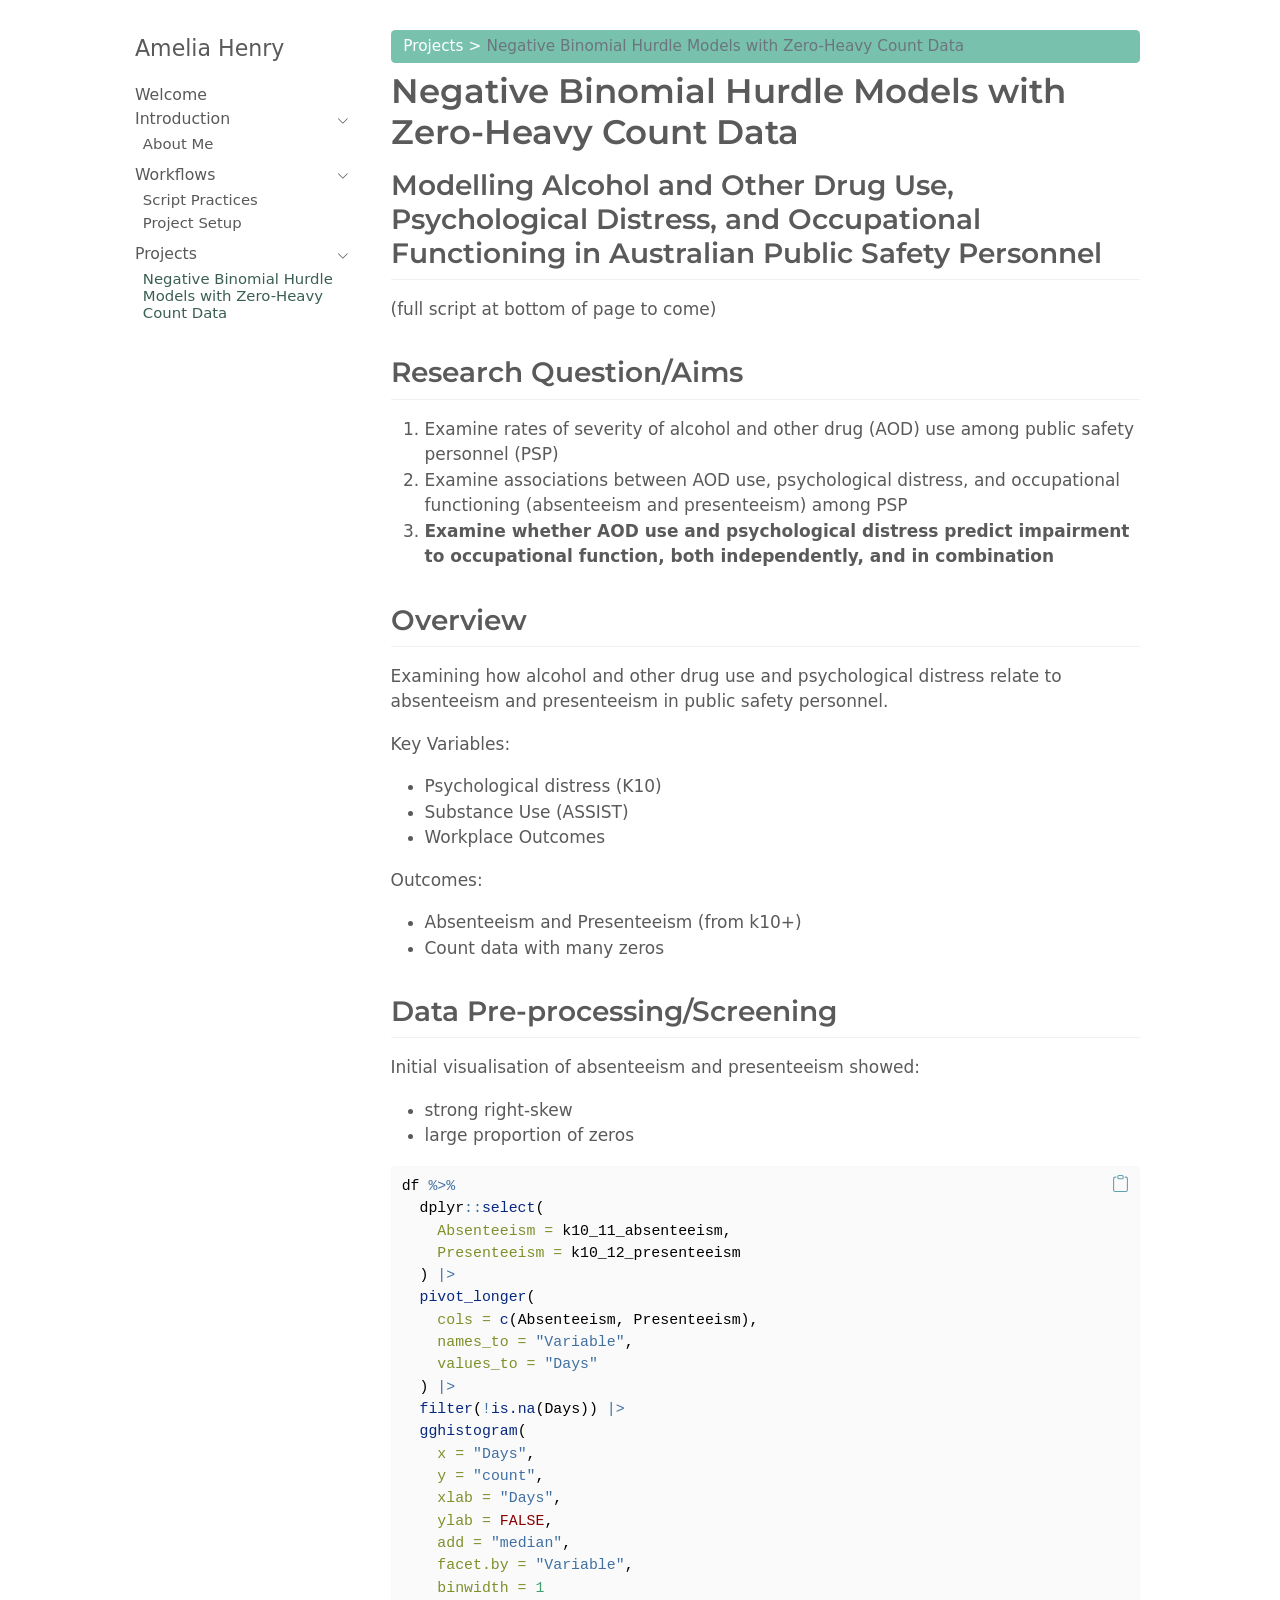
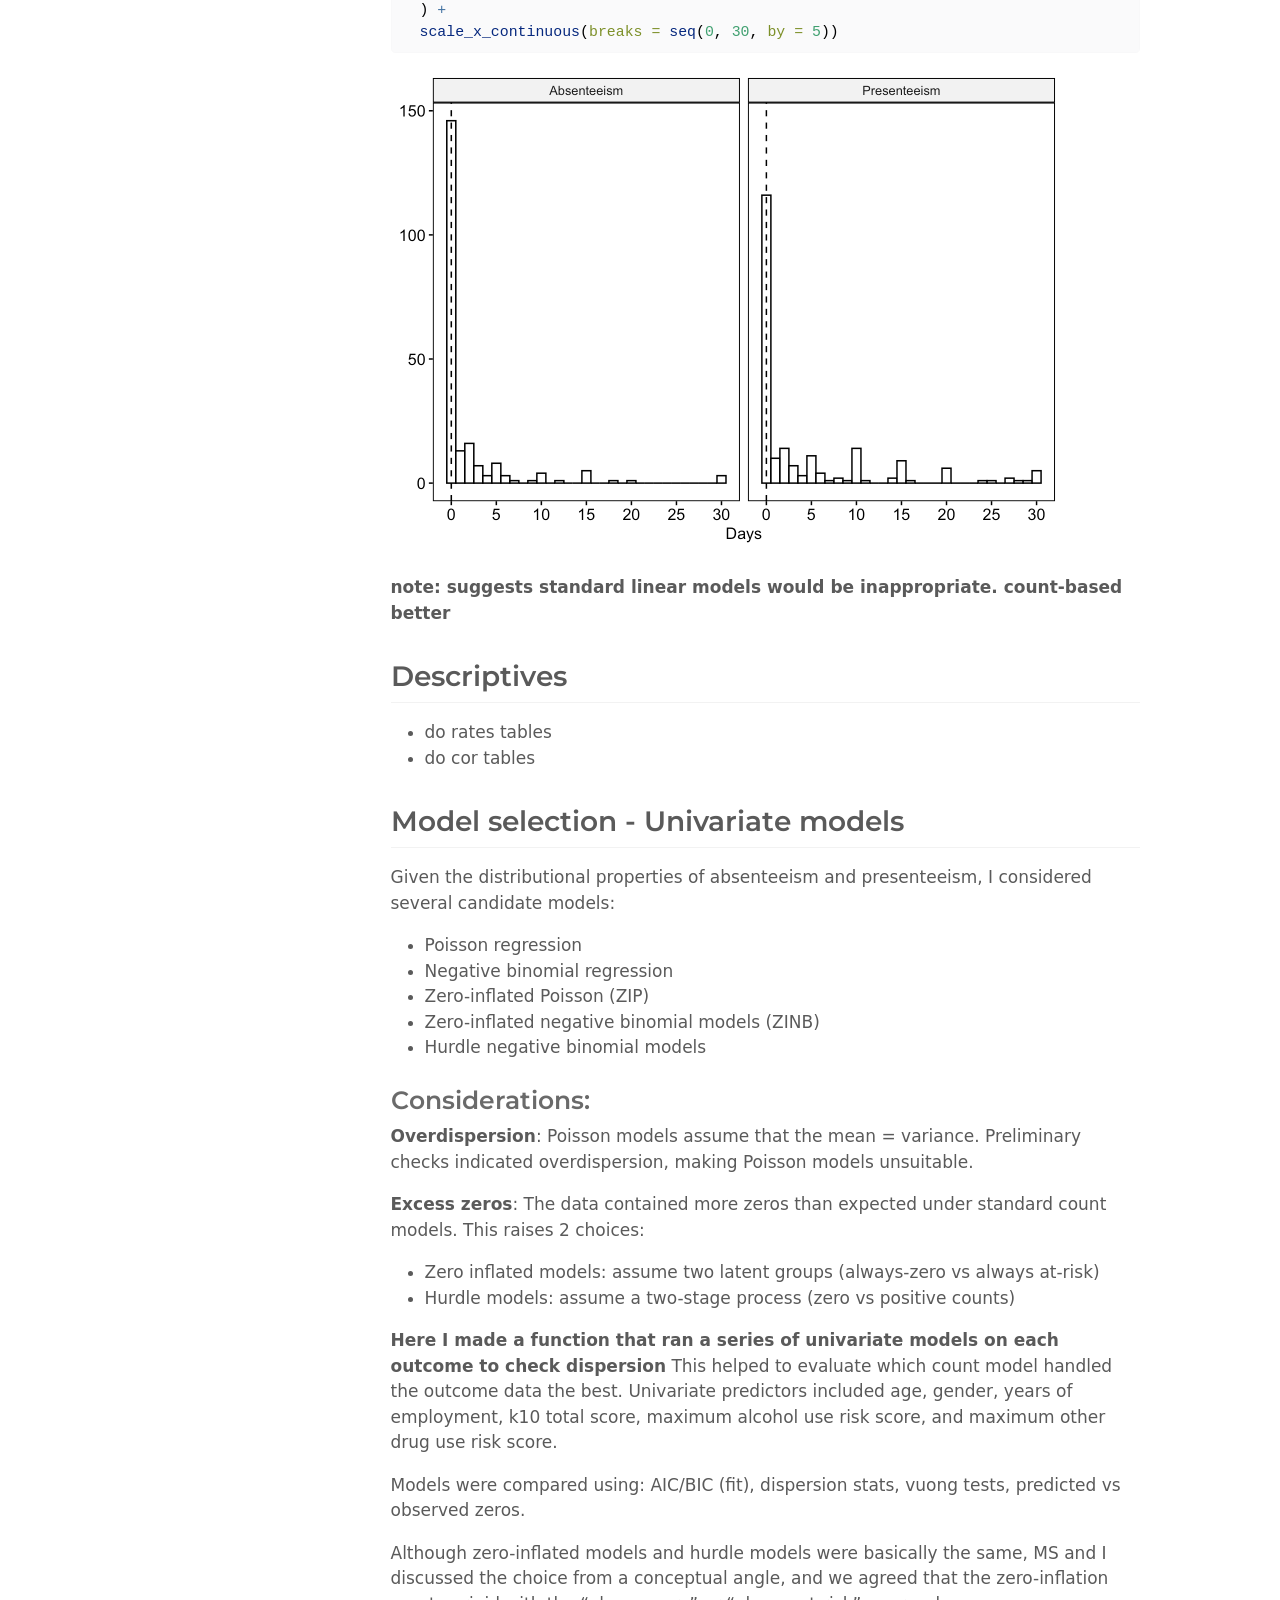
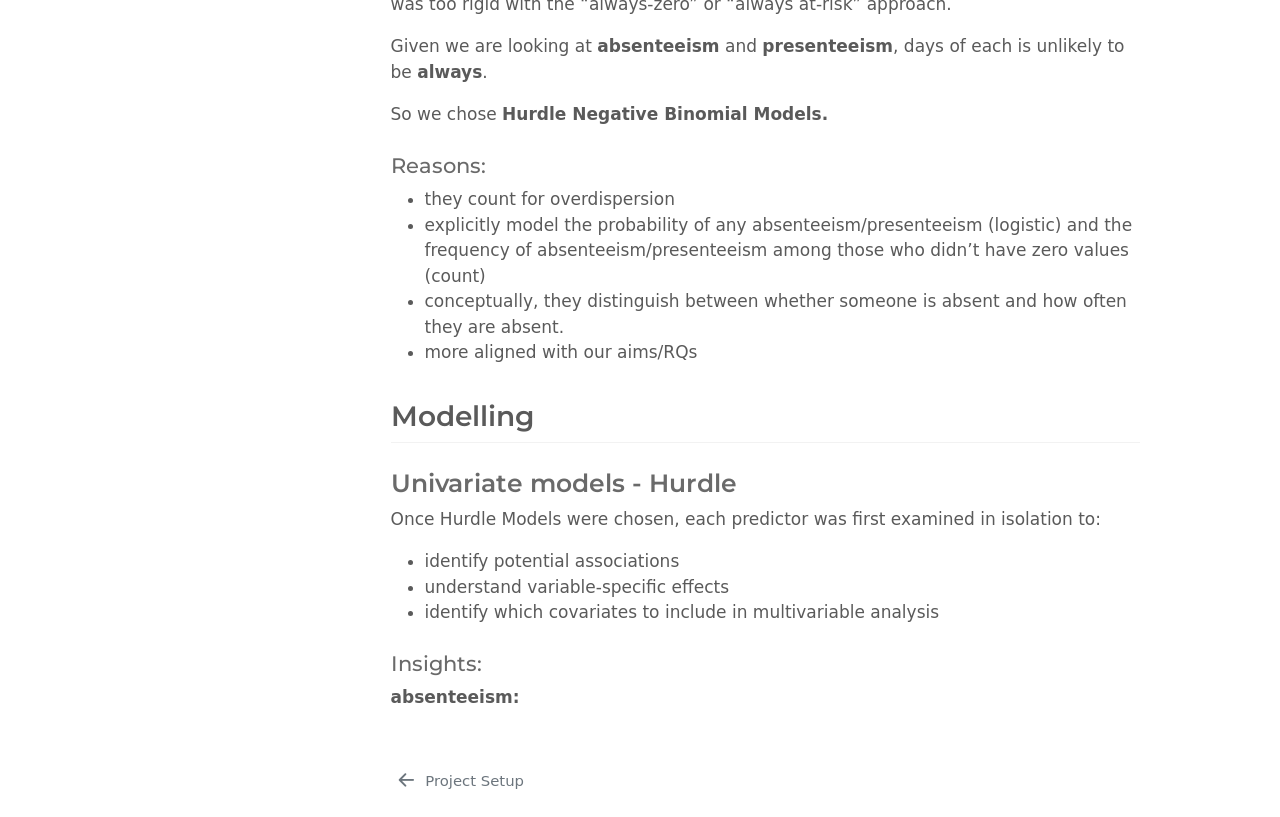
<file: docs/posts/icare.html>
<!DOCTYPE html>
<html xmlns="http://www.w3.org/1999/xhtml" lang="en" xml:lang="en"><head>

<meta charset="utf-8">
<meta name="generator" content="quarto-1.9.36">

<meta name="viewport" content="width=device-width, initial-scale=1.0, user-scalable=yes">


<title>Negative Binomial Hurdle Models with Zero-Heavy Count Data – Amelia Henry</title>
<style>
/* Default styles provided by pandoc.
** See https://pandoc.org/MANUAL.html#variables-for-html for config info.
*/
code{white-space: pre-wrap;}
span.smallcaps{font-variant: small-caps;}
div.columns{display: flex; gap: min(4vw, 1.5em);}
div.column{flex: auto; overflow-x: auto;}
div.hanging-indent{margin-left: 1.5em; text-indent: -1.5em;}
ul.task-list{list-style: none;}
ul.task-list li input[type="checkbox"] {
  width: 0.8em;
  margin: 0 0.8em 0.2em -1em; /* quarto-specific, see https://github.com/quarto-dev/quarto-cli/issues/4556 */ 
  vertical-align: middle;
}
/* CSS for syntax highlighting */
html { -webkit-text-size-adjust: 100%; }
pre > code.sourceCode { white-space: pre; position: relative; }
pre > code.sourceCode > span { display: inline-block; line-height: 1.25; }
pre > code.sourceCode > span:empty { height: 1.2em; }
.sourceCode { overflow: visible; }
code.sourceCode > span { color: inherit; text-decoration: inherit; }
div.sourceCode { margin: 1em 0; }
pre.sourceCode { margin: 0; }
@media screen {
div.sourceCode { overflow: auto; }
}
@media print {
pre > code.sourceCode { white-space: pre-wrap; }
pre > code.sourceCode > span { text-indent: -5em; padding-left: 5em; }
}
pre.numberSource code
  { counter-reset: source-line 0; }
pre.numberSource code > span
  { position: relative; left: -4em; counter-increment: source-line; }
pre.numberSource code > span > a:first-child::before
  { content: counter(source-line);
    position: relative; left: -1em; text-align: right; vertical-align: baseline;
    border: none; display: inline-block;
    -webkit-touch-callout: none; -webkit-user-select: none;
    -khtml-user-select: none; -moz-user-select: none;
    -ms-user-select: none; user-select: none;
    padding: 0 4px; width: 4em;
  }
pre.numberSource { margin-left: 3em;  padding-left: 4px; }
div.sourceCode
  {   }
@media screen {
pre > code.sourceCode > span > a:first-child::before { text-decoration: underline; }
}
</style>


<script src="../site_libs/quarto-nav/quarto-nav.js"></script>
<script src="../site_libs/quarto-nav/headroom.min.js"></script>
<link href="../posts/project_setup.html" rel="prev">
<script src="../site_libs/clipboard/clipboard.min.js"></script>
<script src="../site_libs/quarto-html/quarto.js" type="module"></script>
<script src="../site_libs/quarto-html/tabsets/tabsets.js" type="module"></script>
<script src="../site_libs/quarto-html/popper.min.js"></script>
<script src="../site_libs/quarto-html/tippy.umd.min.js"></script>
<script src="../site_libs/quarto-html/anchor.min.js"></script>
<link href="../site_libs/quarto-html/tippy.css" rel="stylesheet">
<link href="../site_libs/quarto-html/quarto-syntax-highlighting-176b38be48070efe3d434d0a95bef3fe.css" rel="stylesheet" id="quarto-text-highlighting-styles">
<script src="../site_libs/bootstrap/bootstrap.min.js"></script>
<link href="../site_libs/bootstrap/bootstrap-icons.css" rel="stylesheet">
<link href="../site_libs/bootstrap/bootstrap-77dc8a1ec4e78a3599593794a285cb7f.min.css" rel="stylesheet" append-hash="true" id="quarto-bootstrap" data-mode="light">
<script id="quarto-search-options" type="application/json">{
  "language": {
    "search-no-results-text": "No results",
    "search-matching-documents-text": "matching documents",
    "search-copy-link-title": "Copy link to search",
    "search-hide-matches-text": "Hide additional matches",
    "search-more-match-text": "more match in this document",
    "search-more-matches-text": "more matches in this document",
    "search-clear-button-title": "Clear",
    "search-text-placeholder": "",
    "search-detached-cancel-button-title": "Cancel",
    "search-submit-button-title": "Submit",
    "search-label": "Search"
  }
}</script>


</head>

<body class="nav-sidebar floating fullcontent quarto-light">

<div id="quarto-search-results"></div>
  <header id="quarto-header" class="headroom fixed-top">
  <nav class="quarto-secondary-nav">
    <div class="container-fluid d-flex">
      <button type="button" class="quarto-btn-toggle btn" data-bs-toggle="collapse" role="button" data-bs-target=".quarto-sidebar-collapse-item" aria-controls="quarto-sidebar" aria-expanded="false" aria-label="Toggle sidebar navigation" onclick="if (window.quartoToggleHeadroom) { window.quartoToggleHeadroom(); }">
        <i class="bi bi-layout-text-sidebar-reverse"></i>
      </button>
        <nav class="quarto-page-breadcrumbs" aria-label="breadcrumb"><ol class="breadcrumb"><li class="breadcrumb-item"><a href="../posts/icare.html">Projects</a></li><li class="breadcrumb-item"><a href="../posts/icare.html">Negative Binomial Hurdle Models with Zero-Heavy Count Data</a></li></ol></nav>
        <a class="flex-grow-1" role="navigation" data-bs-toggle="collapse" data-bs-target=".quarto-sidebar-collapse-item" aria-controls="quarto-sidebar" aria-expanded="false" aria-label="Toggle sidebar navigation" onclick="if (window.quartoToggleHeadroom) { window.quartoToggleHeadroom(); }">      
        </a>
    </div>
  </nav>
</header>
<!-- content -->
<div id="quarto-content" class="quarto-container page-columns page-rows-contents page-layout-article">
<!-- sidebar -->
  <nav id="quarto-sidebar" class="sidebar collapse collapse-horizontal quarto-sidebar-collapse-item sidebar-navigation floating overflow-auto">
    <div class="pt-lg-2 mt-2 text-left sidebar-header">
    <div class="sidebar-title mb-0 py-0">
      <a href="../">Amelia Henry</a> 
    </div>
      </div>
    <div class="sidebar-menu-container"> 
    <ul class="list-unstyled mt-1">
        <li class="sidebar-item">
  <div class="sidebar-item-container"> 
  <a href="../index.html" class="sidebar-item-text sidebar-link">
 <span class="menu-text">Welcome</span></a>
  </div>
</li>
        <li class="sidebar-item sidebar-item-section">
      <div class="sidebar-item-container"> 
            <a class="sidebar-item-text sidebar-link text-start" data-bs-toggle="collapse" data-bs-target="#quarto-sidebar-section-1" role="navigation" aria-expanded="true">
 <span class="menu-text">Introduction</span></a>
          <a class="sidebar-item-toggle text-start" data-bs-toggle="collapse" data-bs-target="#quarto-sidebar-section-1" role="navigation" aria-expanded="true" aria-label="Toggle section">
            <i class="bi bi-chevron-right ms-2"></i>
          </a> 
      </div>
      <ul id="quarto-sidebar-section-1" class="collapse list-unstyled sidebar-section depth1 show">  
          <li class="sidebar-item">
  <div class="sidebar-item-container"> 
  <a href="../posts/aboutme.html" class="sidebar-item-text sidebar-link">
 <span class="menu-text">About Me</span></a>
  </div>
</li>
      </ul>
  </li>
        <li class="sidebar-item sidebar-item-section">
      <div class="sidebar-item-container"> 
            <a class="sidebar-item-text sidebar-link text-start" data-bs-toggle="collapse" data-bs-target="#quarto-sidebar-section-2" role="navigation" aria-expanded="true">
 <span class="menu-text">Workflows</span></a>
          <a class="sidebar-item-toggle text-start" data-bs-toggle="collapse" data-bs-target="#quarto-sidebar-section-2" role="navigation" aria-expanded="true" aria-label="Toggle section">
            <i class="bi bi-chevron-right ms-2"></i>
          </a> 
      </div>
      <ul id="quarto-sidebar-section-2" class="collapse list-unstyled sidebar-section depth1 show">  
          <li class="sidebar-item">
  <div class="sidebar-item-container"> 
  <a href="../posts/scripts_and_workflow.html" class="sidebar-item-text sidebar-link">
 <span class="menu-text">Script Practices</span></a>
  </div>
</li>
          <li class="sidebar-item">
  <div class="sidebar-item-container"> 
  <a href="../posts/project_setup.html" class="sidebar-item-text sidebar-link">
 <span class="menu-text">Project Setup</span></a>
  </div>
</li>
      </ul>
  </li>
        <li class="sidebar-item sidebar-item-section">
      <div class="sidebar-item-container"> 
            <a class="sidebar-item-text sidebar-link text-start" data-bs-toggle="collapse" data-bs-target="#quarto-sidebar-section-3" role="navigation" aria-expanded="true">
 <span class="menu-text">Projects</span></a>
          <a class="sidebar-item-toggle text-start" data-bs-toggle="collapse" data-bs-target="#quarto-sidebar-section-3" role="navigation" aria-expanded="true" aria-label="Toggle section">
            <i class="bi bi-chevron-right ms-2"></i>
          </a> 
      </div>
      <ul id="quarto-sidebar-section-3" class="collapse list-unstyled sidebar-section depth1 show">  
          <li class="sidebar-item">
  <div class="sidebar-item-container"> 
  <a href="../posts/icare.html" class="sidebar-item-text sidebar-link active">
 <span class="menu-text">Negative Binomial Hurdle Models with Zero-Heavy Count Data</span></a>
  </div>
</li>
      </ul>
  </li>
    </ul>
    </div>
</nav>
<div id="quarto-sidebar-glass" class="quarto-sidebar-collapse-item" data-bs-toggle="collapse" data-bs-target=".quarto-sidebar-collapse-item"></div>
<!-- margin-sidebar -->
    
<!-- main -->
<main class="content" id="quarto-document-content">

<header id="title-block-header" class="quarto-title-block default"><nav class="quarto-page-breadcrumbs quarto-title-breadcrumbs d-none d-lg-block" aria-label="breadcrumb"><ol class="breadcrumb"><li class="breadcrumb-item"><a href="../posts/icare.html">Projects</a></li><li class="breadcrumb-item"><a href="../posts/icare.html">Negative Binomial Hurdle Models with Zero-Heavy Count Data</a></li></ol></nav>
<div class="quarto-title">
<h1 class="title">Negative Binomial Hurdle Models with Zero-Heavy Count Data</h1>
</div>



<div class="quarto-title-meta">

    
  
    
  </div>
  


</header>


<section id="modelling-alcohol-and-other-drug-use-psychological-distress-and-occupational-functioning-in-australian-public-safety-personnel" class="level2">
<h2 class="anchored" data-anchor-id="modelling-alcohol-and-other-drug-use-psychological-distress-and-occupational-functioning-in-australian-public-safety-personnel">Modelling Alcohol and Other Drug Use, Psychological Distress, and Occupational Functioning in Australian Public Safety Personnel</h2>
<p>(full script at bottom of page to come)</p>
</section>
<section id="research-questionaims" class="level2">
<h2 class="anchored" data-anchor-id="research-questionaims">Research Question/Aims</h2>
<ol type="1">
<li>Examine rates of severity of alcohol and other drug (AOD) use among public safety personnel (PSP)</li>
<li>Examine associations between AOD use, psychological distress, and occupational functioning (absenteeism and presenteeism) among PSP</li>
<li><strong>Examine whether AOD use and psychological distress predict impairment to occupational function, both independently, and in combination </strong></li>
</ol>
</section>
<section id="overview" class="level2">
<h2 class="anchored" data-anchor-id="overview">Overview</h2>
<p>Examining how alcohol and other drug use and psychological distress relate to absenteeism and presenteeism in public safety personnel.</p>
<p>Key Variables:</p>
<ul>
<li>Psychological distress (K10)</li>
<li>Substance Use (ASSIST)</li>
<li>Workplace Outcomes</li>
</ul>
<p>Outcomes:</p>
<ul>
<li>Absenteeism and Presenteeism (from k10+)</li>
<li>Count data with many zeros</li>
</ul>
</section>
<section id="data-pre-processingscreening" class="level2">
<h2 class="anchored" data-anchor-id="data-pre-processingscreening">Data Pre-processing/Screening</h2>
<p>Initial visualisation of absenteeism and presenteeism showed:</p>
<ul>
<li>strong right-skew</li>
<li>large proportion of zeros</li>
</ul>
<div class="cell">
<div class="code-copy-outer-scaffold"><div class="sourceCode cell-code" id="cb1"><pre class="sourceCode r code-with-copy"><code class="sourceCode r"><span id="cb1-1"><a href="#cb1-1" aria-hidden="true" tabindex="-1"></a>df <span class="sc">%&gt;%</span></span>
<span id="cb1-2"><a href="#cb1-2" aria-hidden="true" tabindex="-1"></a>  dplyr<span class="sc">::</span><span class="fu">select</span>(</span>
<span id="cb1-3"><a href="#cb1-3" aria-hidden="true" tabindex="-1"></a>    <span class="at">Absenteeism =</span> k10_11_absenteeism,</span>
<span id="cb1-4"><a href="#cb1-4" aria-hidden="true" tabindex="-1"></a>    <span class="at">Presenteeism =</span> k10_12_presenteeism</span>
<span id="cb1-5"><a href="#cb1-5" aria-hidden="true" tabindex="-1"></a>  ) <span class="sc">|&gt;</span></span>
<span id="cb1-6"><a href="#cb1-6" aria-hidden="true" tabindex="-1"></a>  <span class="fu">pivot_longer</span>(</span>
<span id="cb1-7"><a href="#cb1-7" aria-hidden="true" tabindex="-1"></a>    <span class="at">cols =</span> <span class="fu">c</span>(Absenteeism, Presenteeism),</span>
<span id="cb1-8"><a href="#cb1-8" aria-hidden="true" tabindex="-1"></a>    <span class="at">names_to =</span> <span class="st">"Variable"</span>,</span>
<span id="cb1-9"><a href="#cb1-9" aria-hidden="true" tabindex="-1"></a>    <span class="at">values_to =</span> <span class="st">"Days"</span></span>
<span id="cb1-10"><a href="#cb1-10" aria-hidden="true" tabindex="-1"></a>  ) <span class="sc">|&gt;</span></span>
<span id="cb1-11"><a href="#cb1-11" aria-hidden="true" tabindex="-1"></a>  <span class="fu">filter</span>(<span class="sc">!</span><span class="fu">is.na</span>(Days)) <span class="sc">|&gt;</span></span>
<span id="cb1-12"><a href="#cb1-12" aria-hidden="true" tabindex="-1"></a>  <span class="fu">gghistogram</span>(</span>
<span id="cb1-13"><a href="#cb1-13" aria-hidden="true" tabindex="-1"></a>    <span class="at">x =</span> <span class="st">"Days"</span>,</span>
<span id="cb1-14"><a href="#cb1-14" aria-hidden="true" tabindex="-1"></a>    <span class="at">y =</span> <span class="st">"count"</span>,</span>
<span id="cb1-15"><a href="#cb1-15" aria-hidden="true" tabindex="-1"></a>    <span class="at">xlab =</span> <span class="st">"Days"</span>,</span>
<span id="cb1-16"><a href="#cb1-16" aria-hidden="true" tabindex="-1"></a>    <span class="at">ylab =</span> <span class="cn">FALSE</span>,</span>
<span id="cb1-17"><a href="#cb1-17" aria-hidden="true" tabindex="-1"></a>    <span class="at">add =</span> <span class="st">"median"</span>,</span>
<span id="cb1-18"><a href="#cb1-18" aria-hidden="true" tabindex="-1"></a>    <span class="at">facet.by =</span> <span class="st">"Variable"</span>,</span>
<span id="cb1-19"><a href="#cb1-19" aria-hidden="true" tabindex="-1"></a>    <span class="at">binwidth =</span> <span class="dv">1</span></span>
<span id="cb1-20"><a href="#cb1-20" aria-hidden="true" tabindex="-1"></a>  ) <span class="sc">+</span></span>
<span id="cb1-21"><a href="#cb1-21" aria-hidden="true" tabindex="-1"></a>  <span class="fu">scale_x_continuous</span>(<span class="at">breaks =</span> <span class="fu">seq</span>(<span class="dv">0</span>, <span class="dv">30</span>, <span class="at">by =</span> <span class="dv">5</span>))</span></code></pre></div><button title="Copy to Clipboard" class="code-copy-button"><i class="bi"></i></button></div>
<div class="cell-output-display">
<div>
<figure class="figure">
<p><img src="icare_files/figure-html/plot1-1.png" class="img-fluid figure-img" width="672"></p>
</figure>
</div>
</div>
</div>
<p><strong>note: suggests standard linear models would be inappropriate. count-based better</strong></p>
</section>
<section id="descriptives" class="level2">
<h2 class="anchored" data-anchor-id="descriptives">Descriptives</h2>
<ul>
<li>do rates tables</li>
<li>do cor tables</li>
</ul>
</section>
<section id="model-selection---univariate-models" class="level2">
<h2 class="anchored" data-anchor-id="model-selection---univariate-models">Model selection - Univariate models</h2>
<p>Given the distributional properties of absenteeism and presenteeism, I considered several candidate models:</p>
<ul>
<li>Poisson regression</li>
<li>Negative binomial regression</li>
<li>Zero-inflated Poisson (ZIP)</li>
<li>Zero-inflated negative binomial models (ZINB)</li>
<li>Hurdle negative binomial models</li>
</ul>
<section id="considerations" class="level3">
<h3 class="anchored" data-anchor-id="considerations">Considerations:</h3>
<p><strong>Overdispersion</strong>: Poisson models assume that the mean = variance. Preliminary checks indicated overdispersion, making Poisson models unsuitable.</p>
<p><strong>Excess zeros</strong>: The data contained more zeros than expected under standard count models. This raises 2 choices:</p>
<ul>
<li>Zero inflated models: assume two latent groups (always-zero vs always at-risk)</li>
<li>Hurdle models: assume a two-stage process (zero vs positive counts)</li>
</ul>
<p><strong>Here I made a function that ran a series of univariate models on each outcome to check dispersion</strong> This helped to evaluate which count model handled the outcome data the best. Univariate predictors included age, gender, years of employment, k10 total score, maximum alcohol use risk score, and maximum other drug use risk score.</p>
<p>Models were compared using: AIC/BIC (fit), dispersion stats, vuong tests, predicted vs observed zeros.</p>
<p>Although zero-inflated models and hurdle models were basically the same, MS and I discussed the choice from a conceptual angle, and we agreed that the zero-inflation was too rigid with the “always-zero” or “always at-risk” approach.</p>
<p>Given we are looking at <strong>absenteeism</strong> and <strong>presenteeism</strong>, days of each is unlikely to be <strong>always</strong>.</p>
<p>So we chose <strong>Hurdle Negative Binomial Models.</strong></p>
<section id="reasons" class="level4">
<h4 class="anchored" data-anchor-id="reasons">Reasons:</h4>
<ul>
<li>they count for overdispersion</li>
<li>explicitly model the probability of any absenteeism/presenteeism (logistic) and the frequency of absenteeism/presenteeism among those who didn’t have zero values (count)</li>
<li>conceptually, they distinguish between whether someone is absent and how often they are absent.</li>
<li>more aligned with our aims/RQs</li>
</ul>
</section>
</section>
</section>
<section id="modelling" class="level2">
<h2 class="anchored" data-anchor-id="modelling">Modelling</h2>
<section id="univariate-models---hurdle" class="level3">
<h3 class="anchored" data-anchor-id="univariate-models---hurdle">Univariate models - Hurdle</h3>
<p>Once Hurdle Models were chosen, each predictor was first examined in isolation to:</p>
<ul>
<li>identify potential associations</li>
<li>understand variable-specific effects</li>
<li>identify which covariates to include in multivariable analysis</li>
</ul>
<section id="insights" class="level4">
<h4 class="anchored" data-anchor-id="insights">Insights:</h4>
<p><strong>absenteeism:</strong></p>


</section>
</section>
</section>

</main> <!-- /main -->
<script id="quarto-html-after-body" type="application/javascript">
  window.document.addEventListener("DOMContentLoaded", function (event) {
    const icon = "";
    const anchorJS = new window.AnchorJS();
    anchorJS.options = {
      placement: 'right',
      icon: icon
    };
    anchorJS.add('.anchored');
    const isCodeAnnotation = (el) => {
      for (const clz of el.classList) {
        if (clz.startsWith('code-annotation-')) {                     
          return true;
        }
      }
      return false;
    }
    const onCopySuccess = function(e) {
      // button target
      const button = e.trigger;
      // don't keep focus
      button.blur();
      // flash "checked"
      button.classList.add('code-copy-button-checked');
      var currentTitle = button.getAttribute("title");
      button.setAttribute("title", "Copied!");
      let tooltip;
      if (window.bootstrap) {
        button.setAttribute("data-bs-toggle", "tooltip");
        button.setAttribute("data-bs-placement", "left");
        button.setAttribute("data-bs-title", "Copied!");
        tooltip = new bootstrap.Tooltip(button, 
          { trigger: "manual", 
            customClass: "code-copy-button-tooltip",
            offset: [0, -8]});
        tooltip.show();    
      }
      setTimeout(function() {
        if (tooltip) {
          tooltip.hide();
          button.removeAttribute("data-bs-title");
          button.removeAttribute("data-bs-toggle");
          button.removeAttribute("data-bs-placement");
        }
        button.setAttribute("title", currentTitle);
        button.classList.remove('code-copy-button-checked');
      }, 1000);
      // clear code selection
      e.clearSelection();
    }
    const getTextToCopy = function(trigger) {
      const outerScaffold = trigger.parentElement.cloneNode(true);
      const codeEl = outerScaffold.querySelector('code');
      for (const childEl of codeEl.children) {
        if (isCodeAnnotation(childEl)) {
          childEl.remove();
        }
      }
      return codeEl.innerText;
    }
    const clipboard = new window.ClipboardJS('.code-copy-button:not([data-in-quarto-modal])', {
      text: getTextToCopy
    });
    clipboard.on('success', onCopySuccess);
    if (window.document.getElementById('quarto-embedded-source-code-modal')) {
      const clipboardModal = new window.ClipboardJS('.code-copy-button[data-in-quarto-modal]', {
        text: getTextToCopy,
        container: window.document.getElementById('quarto-embedded-source-code-modal')
      });
      clipboardModal.on('success', onCopySuccess);
    }
      var localhostRegex = new RegExp(/^(?:http|https):\/\/localhost\:?[0-9]*\//);
      var mailtoRegex = new RegExp(/^mailto:/);
        var filterRegex = new RegExp('/' + window.location.host + '/');
      var isInternal = (href) => {
          return filterRegex.test(href) || localhostRegex.test(href) || mailtoRegex.test(href);
      }
      // Inspect non-navigation links and adorn them if external
     var links = window.document.querySelectorAll('a[href]:not(.nav-link):not(.navbar-brand):not(.toc-action):not(.sidebar-link):not(.sidebar-item-toggle):not(.pagination-link):not(.no-external):not([aria-hidden]):not(.dropdown-item):not(.quarto-navigation-tool):not(.about-link)');
      for (var i=0; i<links.length; i++) {
        const link = links[i];
        if (!isInternal(link.href)) {
          // undo the damage that might have been done by quarto-nav.js in the case of
          // links that we want to consider external
          if (link.dataset.originalHref !== undefined) {
            link.href = link.dataset.originalHref;
          }
        }
      }
    function tippyHover(el, contentFn, onTriggerFn, onUntriggerFn) {
      const config = {
        allowHTML: true,
        maxWidth: 500,
        delay: 100,
        arrow: false,
        appendTo: function(el) {
            return el.parentElement;
        },
        interactive: true,
        interactiveBorder: 10,
        theme: 'quarto',
        placement: 'bottom-start',
      };
      if (contentFn) {
        config.content = contentFn;
      }
      if (onTriggerFn) {
        config.onTrigger = onTriggerFn;
      }
      if (onUntriggerFn) {
        config.onUntrigger = onUntriggerFn;
      }
      window.tippy(el, config); 
    }
    const noterefs = window.document.querySelectorAll('a[role="doc-noteref"]');
    for (var i=0; i<noterefs.length; i++) {
      const ref = noterefs[i];
      tippyHover(ref, function() {
        // use id or data attribute instead here
        let href = ref.getAttribute('data-footnote-href') || ref.getAttribute('href');
        try { href = new URL(href).hash; } catch {}
        const id = href.replace(/^#\/?/, "");
        const note = window.document.getElementById(id);
        if (note) {
          return note.innerHTML;
        } else {
          return "";
        }
      });
    }
    const xrefs = window.document.querySelectorAll('a.quarto-xref');
    const processXRef = (id, note) => {
      // Strip column container classes
      const stripColumnClz = (el) => {
        el.classList.remove("page-full", "page-columns");
        if (el.children) {
          for (const child of el.children) {
            stripColumnClz(child);
          }
        }
      }
      stripColumnClz(note)
      if (id === null || id.startsWith('sec-')) {
        // Special case sections, only their first couple elements
        const container = document.createElement("div");
        if (note.children && note.children.length > 2) {
          container.appendChild(note.children[0].cloneNode(true));
          for (let i = 1; i < note.children.length; i++) {
            const child = note.children[i];
            if (child.tagName === "P" && child.innerText === "") {
              continue;
            } else {
              container.appendChild(child.cloneNode(true));
              break;
            }
          }
          if (window.Quarto?.typesetMath) {
            window.Quarto.typesetMath(container);
          }
          return container.innerHTML
        } else {
          if (window.Quarto?.typesetMath) {
            window.Quarto.typesetMath(note);
          }
          return note.innerHTML;
        }
      } else {
        // Remove any anchor links if they are present
        const anchorLink = note.querySelector('a.anchorjs-link');
        if (anchorLink) {
          anchorLink.remove();
        }
        if (window.Quarto?.typesetMath) {
          window.Quarto.typesetMath(note);
        }
        if (note.classList.contains("callout")) {
          return note.outerHTML;
        } else {
          return note.innerHTML;
        }
      }
    }
    for (var i=0; i<xrefs.length; i++) {
      const xref = xrefs[i];
      tippyHover(xref, undefined, function(instance) {
        instance.disable();
        let url = xref.getAttribute('href');
        let hash = undefined; 
        if (url.startsWith('#')) {
          hash = url;
        } else {
          try { hash = new URL(url).hash; } catch {}
        }
        if (hash) {
          const id = hash.replace(/^#\/?/, "");
          const note = window.document.getElementById(id);
          if (note !== null) {
            try {
              const html = processXRef(id, note.cloneNode(true));
              instance.setContent(html);
            } finally {
              instance.enable();
              instance.show();
            }
          } else {
            // See if we can fetch this
            fetch(url.split('#')[0])
            .then(res => res.text())
            .then(html => {
              const parser = new DOMParser();
              const htmlDoc = parser.parseFromString(html, "text/html");
              const note = htmlDoc.getElementById(id);
              if (note !== null) {
                const html = processXRef(id, note);
                instance.setContent(html);
              } 
            }).finally(() => {
              instance.enable();
              instance.show();
            });
          }
        } else {
          // See if we can fetch a full url (with no hash to target)
          // This is a special case and we should probably do some content thinning / targeting
          fetch(url)
          .then(res => res.text())
          .then(html => {
            const parser = new DOMParser();
            const htmlDoc = parser.parseFromString(html, "text/html");
            const note = htmlDoc.querySelector('main.content');
            if (note !== null) {
              // This should only happen for chapter cross references
              // (since there is no id in the URL)
              // remove the first header
              if (note.children.length > 0 && note.children[0].tagName === "HEADER") {
                note.children[0].remove();
              }
              const html = processXRef(null, note);
              instance.setContent(html);
            } 
          }).finally(() => {
            instance.enable();
            instance.show();
          });
        }
      }, function(instance) {
      });
    }
        let selectedAnnoteEl;
        const selectorForAnnotation = ( cell, annotation) => {
          let cellAttr = 'data-code-cell="' + cell + '"';
          let lineAttr = 'data-code-annotation="' +  annotation + '"';
          const selector = 'span[' + cellAttr + '][' + lineAttr + ']';
          return selector;
        }
        const selectCodeLines = (annoteEl) => {
          const doc = window.document;
          const targetCell = annoteEl.getAttribute("data-target-cell");
          const targetAnnotation = annoteEl.getAttribute("data-target-annotation");
          const annoteSpan = window.document.querySelector(selectorForAnnotation(targetCell, targetAnnotation));
          const lines = annoteSpan.getAttribute("data-code-lines").split(",");
          const lineIds = lines.map((line) => {
            return targetCell + "-" + line;
          })
          let top = null;
          let height = null;
          let parent = null;
          if (lineIds.length > 0) {
              //compute the position of the single el (top and bottom and make a div)
              const el = window.document.getElementById(lineIds[0]);
              top = el.offsetTop;
              height = el.offsetHeight;
              parent = el.parentElement.parentElement;
            if (lineIds.length > 1) {
              const lastEl = window.document.getElementById(lineIds[lineIds.length - 1]);
              const bottom = lastEl.offsetTop + lastEl.offsetHeight;
              height = bottom - top;
            }
            if (top !== null && height !== null && parent !== null) {
              // cook up a div (if necessary) and position it 
              let div = window.document.getElementById("code-annotation-line-highlight");
              if (div === null) {
                div = window.document.createElement("div");
                div.setAttribute("id", "code-annotation-line-highlight");
                div.style.position = 'absolute';
                parent.appendChild(div);
              }
              div.style.top = top - 2 + "px";
              div.style.height = height + 4 + "px";
              div.style.left = 0;
              let gutterDiv = window.document.getElementById("code-annotation-line-highlight-gutter");
              if (gutterDiv === null) {
                gutterDiv = window.document.createElement("div");
                gutterDiv.setAttribute("id", "code-annotation-line-highlight-gutter");
                gutterDiv.style.position = 'absolute';
                const codeCell = window.document.getElementById(targetCell);
                const gutter = codeCell.querySelector('.code-annotation-gutter');
                gutter.appendChild(gutterDiv);
              }
              gutterDiv.style.top = top - 2 + "px";
              gutterDiv.style.height = height + 4 + "px";
            }
            selectedAnnoteEl = annoteEl;
          }
        };
        const unselectCodeLines = () => {
          const elementsIds = ["code-annotation-line-highlight", "code-annotation-line-highlight-gutter"];
          elementsIds.forEach((elId) => {
            const div = window.document.getElementById(elId);
            if (div) {
              div.remove();
            }
          });
          selectedAnnoteEl = undefined;
        };
          // Handle positioning of the toggle
      window.addEventListener(
        "resize",
        throttle(() => {
          elRect = undefined;
          if (selectedAnnoteEl) {
            selectCodeLines(selectedAnnoteEl);
          }
        }, 10)
      );
      function throttle(fn, ms) {
      let throttle = false;
      let timer;
        return (...args) => {
          if(!throttle) { // first call gets through
              fn.apply(this, args);
              throttle = true;
          } else { // all the others get throttled
              if(timer) clearTimeout(timer); // cancel #2
              timer = setTimeout(() => {
                fn.apply(this, args);
                timer = throttle = false;
              }, ms);
          }
        };
      }
        // Attach click handler to the DT
        const annoteDls = window.document.querySelectorAll('dt[data-target-cell]');
        for (const annoteDlNode of annoteDls) {
          annoteDlNode.addEventListener('click', (event) => {
            const clickedEl = event.target;
            if (clickedEl !== selectedAnnoteEl) {
              unselectCodeLines();
              const activeEl = window.document.querySelector('dt[data-target-cell].code-annotation-active');
              if (activeEl) {
                activeEl.classList.remove('code-annotation-active');
              }
              selectCodeLines(clickedEl);
              clickedEl.classList.add('code-annotation-active');
            } else {
              // Unselect the line
              unselectCodeLines();
              clickedEl.classList.remove('code-annotation-active');
            }
          });
        }
    const findCites = (el) => {
      const parentEl = el.parentElement;
      if (parentEl) {
        const cites = parentEl.dataset.cites;
        if (cites) {
          return {
            el,
            cites: cites.split(' ')
          };
        } else {
          return findCites(el.parentElement)
        }
      } else {
        return undefined;
      }
    };
    var bibliorefs = window.document.querySelectorAll('a[role="doc-biblioref"]');
    for (var i=0; i<bibliorefs.length; i++) {
      const ref = bibliorefs[i];
      const citeInfo = findCites(ref);
      if (citeInfo) {
        tippyHover(citeInfo.el, function() {
          var popup = window.document.createElement('div');
          citeInfo.cites.forEach(function(cite) {
            var citeDiv = window.document.createElement('div');
            citeDiv.classList.add('hanging-indent');
            citeDiv.classList.add('csl-entry');
            var biblioDiv = window.document.getElementById('ref-' + cite);
            if (biblioDiv) {
              citeDiv.innerHTML = biblioDiv.innerHTML;
            }
            popup.appendChild(citeDiv);
          });
          return popup.innerHTML;
        });
      }
    }
  });
  </script>
<nav class="page-navigation">
  <div class="nav-page nav-page-previous">
      <a href="../posts/project_setup.html" class="pagination-link" aria-label="Project Setup">
        <i class="bi bi-arrow-left-short"></i> <span class="nav-page-text">Project Setup</span>
      </a>          
  </div>
  <div class="nav-page nav-page-next">
  </div>
</nav>
</div> <!-- /content -->




</body></html>
</file>
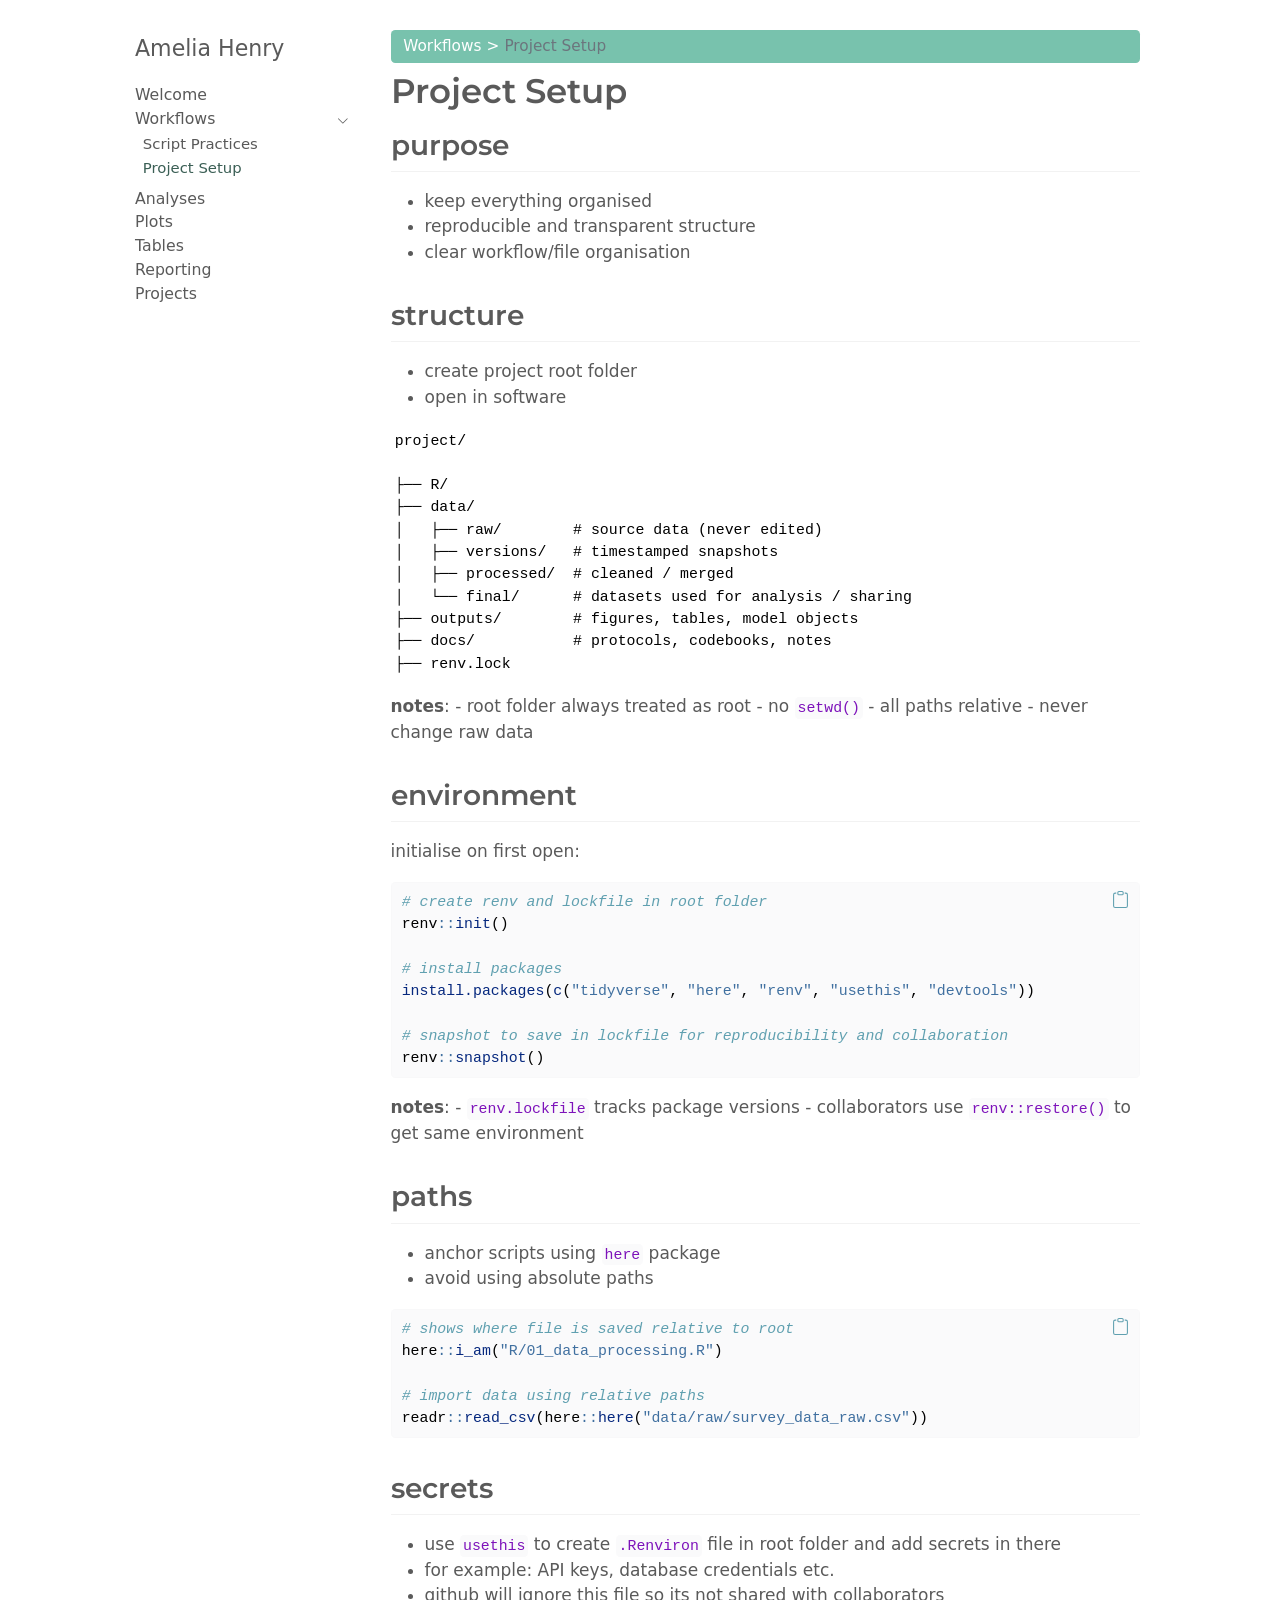
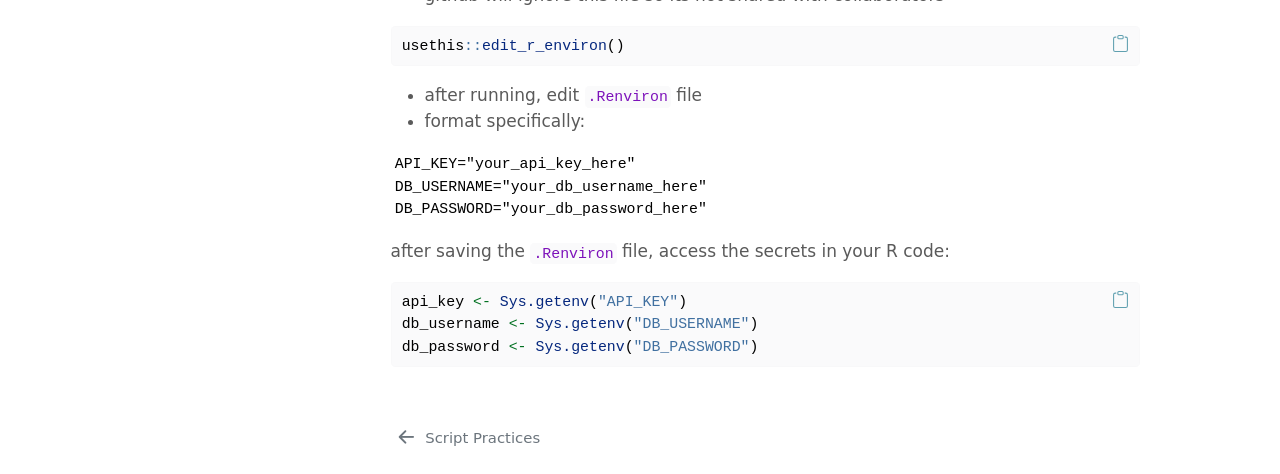
<file: docs/posts/project_setup.html>
<!DOCTYPE html>
<html xmlns="http://www.w3.org/1999/xhtml" lang="en" xml:lang="en"><head>

<meta charset="utf-8">
<meta name="generator" content="quarto-1.9.36">

<meta name="viewport" content="width=device-width, initial-scale=1.0, user-scalable=yes">


<title>Project Setup – Amelia Henry</title>
<style>
/* Default styles provided by pandoc.
** See https://pandoc.org/MANUAL.html#variables-for-html for config info.
*/
code{white-space: pre-wrap;}
span.smallcaps{font-variant: small-caps;}
div.columns{display: flex; gap: min(4vw, 1.5em);}
div.column{flex: auto; overflow-x: auto;}
div.hanging-indent{margin-left: 1.5em; text-indent: -1.5em;}
ul.task-list{list-style: none;}
ul.task-list li input[type="checkbox"] {
  width: 0.8em;
  margin: 0 0.8em 0.2em -1em; /* quarto-specific, see https://github.com/quarto-dev/quarto-cli/issues/4556 */ 
  vertical-align: middle;
}
/* CSS for syntax highlighting */
html { -webkit-text-size-adjust: 100%; }
pre > code.sourceCode { white-space: pre; position: relative; }
pre > code.sourceCode > span { display: inline-block; line-height: 1.25; }
pre > code.sourceCode > span:empty { height: 1.2em; }
.sourceCode { overflow: visible; }
code.sourceCode > span { color: inherit; text-decoration: inherit; }
div.sourceCode { margin: 1em 0; }
pre.sourceCode { margin: 0; }
@media screen {
div.sourceCode { overflow: auto; }
}
@media print {
pre > code.sourceCode { white-space: pre-wrap; }
pre > code.sourceCode > span { text-indent: -5em; padding-left: 5em; }
}
pre.numberSource code
  { counter-reset: source-line 0; }
pre.numberSource code > span
  { position: relative; left: -4em; counter-increment: source-line; }
pre.numberSource code > span > a:first-child::before
  { content: counter(source-line);
    position: relative; left: -1em; text-align: right; vertical-align: baseline;
    border: none; display: inline-block;
    -webkit-touch-callout: none; -webkit-user-select: none;
    -khtml-user-select: none; -moz-user-select: none;
    -ms-user-select: none; user-select: none;
    padding: 0 4px; width: 4em;
  }
pre.numberSource { margin-left: 3em;  padding-left: 4px; }
div.sourceCode
  {   }
@media screen {
pre > code.sourceCode > span > a:first-child::before { text-decoration: underline; }
}
</style>


<script src="../site_libs/quarto-nav/quarto-nav.js"></script>
<script src="../site_libs/quarto-nav/headroom.min.js"></script>
<link href="../posts/scripts_and_workflow.html" rel="prev">
<script src="../site_libs/clipboard/clipboard.min.js"></script>
<script src="../site_libs/quarto-html/quarto.js" type="module"></script>
<script src="../site_libs/quarto-html/tabsets/tabsets.js" type="module"></script>
<script src="../site_libs/quarto-html/popper.min.js"></script>
<script src="../site_libs/quarto-html/tippy.umd.min.js"></script>
<script src="../site_libs/quarto-html/anchor.min.js"></script>
<link href="../site_libs/quarto-html/tippy.css" rel="stylesheet">
<link href="../site_libs/quarto-html/quarto-syntax-highlighting-176b38be48070efe3d434d0a95bef3fe.css" rel="stylesheet" id="quarto-text-highlighting-styles">
<script src="../site_libs/bootstrap/bootstrap.min.js"></script>
<link href="../site_libs/bootstrap/bootstrap-icons.css" rel="stylesheet">
<link href="../site_libs/bootstrap/bootstrap-77dc8a1ec4e78a3599593794a285cb7f.min.css" rel="stylesheet" append-hash="true" id="quarto-bootstrap" data-mode="light">
<script id="quarto-search-options" type="application/json">{
  "language": {
    "search-no-results-text": "No results",
    "search-matching-documents-text": "matching documents",
    "search-copy-link-title": "Copy link to search",
    "search-hide-matches-text": "Hide additional matches",
    "search-more-match-text": "more match in this document",
    "search-more-matches-text": "more matches in this document",
    "search-clear-button-title": "Clear",
    "search-text-placeholder": "",
    "search-detached-cancel-button-title": "Cancel",
    "search-submit-button-title": "Submit",
    "search-label": "Search"
  }
}</script>


</head>

<body class="nav-sidebar floating fullcontent quarto-light">

<div id="quarto-search-results"></div>
  <header id="quarto-header" class="headroom fixed-top">
  <nav class="quarto-secondary-nav">
    <div class="container-fluid d-flex">
      <button type="button" class="quarto-btn-toggle btn" data-bs-toggle="collapse" role="button" data-bs-target=".quarto-sidebar-collapse-item" aria-controls="quarto-sidebar" aria-expanded="false" aria-label="Toggle sidebar navigation" onclick="if (window.quartoToggleHeadroom) { window.quartoToggleHeadroom(); }">
        <i class="bi bi-layout-text-sidebar-reverse"></i>
      </button>
        <nav class="quarto-page-breadcrumbs" aria-label="breadcrumb"><ol class="breadcrumb"><li class="breadcrumb-item"><a href="../posts/scripts_and_workflow.html">Workflows</a></li><li class="breadcrumb-item"><a href="../posts/project_setup.html">Project Setup</a></li></ol></nav>
        <a class="flex-grow-1" role="navigation" data-bs-toggle="collapse" data-bs-target=".quarto-sidebar-collapse-item" aria-controls="quarto-sidebar" aria-expanded="false" aria-label="Toggle sidebar navigation" onclick="if (window.quartoToggleHeadroom) { window.quartoToggleHeadroom(); }">      
        </a>
    </div>
  </nav>
</header>
<!-- content -->
<div id="quarto-content" class="quarto-container page-columns page-rows-contents page-layout-article">
<!-- sidebar -->
  <nav id="quarto-sidebar" class="sidebar collapse collapse-horizontal quarto-sidebar-collapse-item sidebar-navigation floating overflow-auto">
    <div class="pt-lg-2 mt-2 text-left sidebar-header">
    <div class="sidebar-title mb-0 py-0">
      <a href="../">Amelia Henry</a> 
    </div>
      </div>
    <div class="sidebar-menu-container"> 
    <ul class="list-unstyled mt-1">
        <li class="sidebar-item">
  <div class="sidebar-item-container"> 
  <a href="../index.html" class="sidebar-item-text sidebar-link">
 <span class="menu-text">Welcome</span></a>
  </div>
</li>
        <li class="sidebar-item sidebar-item-section">
      <div class="sidebar-item-container"> 
            <a class="sidebar-item-text sidebar-link text-start" data-bs-toggle="collapse" data-bs-target="#quarto-sidebar-section-1" role="navigation" aria-expanded="true">
 <span class="menu-text">Workflows</span></a>
          <a class="sidebar-item-toggle text-start" data-bs-toggle="collapse" data-bs-target="#quarto-sidebar-section-1" role="navigation" aria-expanded="true" aria-label="Toggle section">
            <i class="bi bi-chevron-right ms-2"></i>
          </a> 
      </div>
      <ul id="quarto-sidebar-section-1" class="collapse list-unstyled sidebar-section depth1 show">  
          <li class="sidebar-item">
  <div class="sidebar-item-container"> 
  <a href="../posts/scripts_and_workflow.html" class="sidebar-item-text sidebar-link">
 <span class="menu-text">Script Practices</span></a>
  </div>
</li>
          <li class="sidebar-item">
  <div class="sidebar-item-container"> 
  <a href="../posts/project_setup.html" class="sidebar-item-text sidebar-link active">
 <span class="menu-text">Project Setup</span></a>
  </div>
</li>
      </ul>
  </li>
        <li class="sidebar-item sidebar-item-section">
      <span class="sidebar-item-text sidebar-link text-start">
 <span class="menu-text">Analyses</span></span>
  </li>
        <li class="sidebar-item sidebar-item-section">
      <span class="sidebar-item-text sidebar-link text-start">
 <span class="menu-text">Plots</span></span>
  </li>
        <li class="sidebar-item sidebar-item-section">
      <span class="sidebar-item-text sidebar-link text-start">
 <span class="menu-text">Tables</span></span>
  </li>
        <li class="sidebar-item sidebar-item-section">
      <span class="sidebar-item-text sidebar-link text-start">
 <span class="menu-text">Reporting</span></span>
  </li>
        <li class="sidebar-item sidebar-item-section">
      <span class="sidebar-item-text sidebar-link text-start">
 <span class="menu-text">Projects</span></span>
  </li>
    </ul>
    </div>
</nav>
<div id="quarto-sidebar-glass" class="quarto-sidebar-collapse-item" data-bs-toggle="collapse" data-bs-target=".quarto-sidebar-collapse-item"></div>
<!-- margin-sidebar -->
    
<!-- main -->
<main class="content" id="quarto-document-content">

<header id="title-block-header" class="quarto-title-block default"><nav class="quarto-page-breadcrumbs quarto-title-breadcrumbs d-none d-lg-block" aria-label="breadcrumb"><ol class="breadcrumb"><li class="breadcrumb-item"><a href="../posts/scripts_and_workflow.html">Workflows</a></li><li class="breadcrumb-item"><a href="../posts/project_setup.html">Project Setup</a></li></ol></nav>
<div class="quarto-title">
<h1 class="title">Project Setup</h1>
</div>



<div class="quarto-title-meta">

    
  
    
  </div>
  


</header>


<section id="purpose" class="level2">
<h2 class="anchored" data-anchor-id="purpose">purpose</h2>
<ul>
<li>keep everything organised</li>
<li>reproducible and transparent structure</li>
<li>clear workflow/file organisation</li>
</ul>
</section>
<section id="structure" class="level2">
<h2 class="anchored" data-anchor-id="structure">structure</h2>
<ul>
<li>create project root folder</li>
<li>open in software</li>
</ul>
<pre><code>project/

├── R/
├── data/
│   ├── raw/        # source data (never edited)
│   ├── versions/   # timestamped snapshots
│   ├── processed/  # cleaned / merged
│   └── final/      # datasets used for analysis / sharing
├── outputs/        # figures, tables, model objects
├── docs/           # protocols, codebooks, notes
├── renv.lock</code></pre>
<p><strong>notes</strong>: - root folder always treated as root - no <code>setwd()</code> - all paths relative - never change raw data</p>
</section>
<section id="environment" class="level2">
<h2 class="anchored" data-anchor-id="environment">environment</h2>
<p>initialise on first open:</p>
<div class="cell">
<div class="code-copy-outer-scaffold"><div class="sourceCode cell-code" id="cb2"><pre class="sourceCode r code-with-copy"><code class="sourceCode r"><span id="cb2-1"><a href="#cb2-1" aria-hidden="true" tabindex="-1"></a><span class="co"># create renv and lockfile in root folder </span></span>
<span id="cb2-2"><a href="#cb2-2" aria-hidden="true" tabindex="-1"></a>renv<span class="sc">::</span><span class="fu">init</span>()</span>
<span id="cb2-3"><a href="#cb2-3" aria-hidden="true" tabindex="-1"></a></span>
<span id="cb2-4"><a href="#cb2-4" aria-hidden="true" tabindex="-1"></a><span class="co"># install packages </span></span>
<span id="cb2-5"><a href="#cb2-5" aria-hidden="true" tabindex="-1"></a><span class="fu">install.packages</span>(<span class="fu">c</span>(<span class="st">"tidyverse"</span>, <span class="st">"here"</span>, <span class="st">"renv"</span>, <span class="st">"usethis"</span>, <span class="st">"devtools"</span>))</span>
<span id="cb2-6"><a href="#cb2-6" aria-hidden="true" tabindex="-1"></a></span>
<span id="cb2-7"><a href="#cb2-7" aria-hidden="true" tabindex="-1"></a><span class="co"># snapshot to save in lockfile for reproducibility and collaboration</span></span>
<span id="cb2-8"><a href="#cb2-8" aria-hidden="true" tabindex="-1"></a>renv<span class="sc">::</span><span class="fu">snapshot</span>()</span></code></pre></div><button title="Copy to Clipboard" class="code-copy-button"><i class="bi"></i></button></div>
</div>
<p><strong>notes</strong>: - <code>renv.lockfile</code> tracks package versions - collaborators use <code>renv::restore()</code> to get same environment</p>
</section>
<section id="paths" class="level2">
<h2 class="anchored" data-anchor-id="paths">paths</h2>
<ul>
<li>anchor scripts using <code>here</code> package</li>
<li>avoid using absolute paths</li>
</ul>
<div class="cell" data-run="false">
<div class="code-copy-outer-scaffold"><div class="sourceCode cell-code" id="cb3"><pre class="sourceCode r code-with-copy"><code class="sourceCode r"><span id="cb3-1"><a href="#cb3-1" aria-hidden="true" tabindex="-1"></a><span class="co"># shows where file is saved relative to root </span></span>
<span id="cb3-2"><a href="#cb3-2" aria-hidden="true" tabindex="-1"></a>here<span class="sc">::</span><span class="fu">i_am</span>(<span class="st">"R/01_data_processing.R"</span>)</span>
<span id="cb3-3"><a href="#cb3-3" aria-hidden="true" tabindex="-1"></a></span>
<span id="cb3-4"><a href="#cb3-4" aria-hidden="true" tabindex="-1"></a><span class="co"># import data using relative paths</span></span>
<span id="cb3-5"><a href="#cb3-5" aria-hidden="true" tabindex="-1"></a>readr<span class="sc">::</span><span class="fu">read_csv</span>(here<span class="sc">::</span><span class="fu">here</span>(<span class="st">"data/raw/survey_data_raw.csv"</span>))</span></code></pre></div><button title="Copy to Clipboard" class="code-copy-button"><i class="bi"></i></button></div>
</div>
</section>
<section id="secrets" class="level2">
<h2 class="anchored" data-anchor-id="secrets">secrets</h2>
<ul>
<li>use <code>usethis</code> to create <code>.Renviron</code> file in root folder and add secrets in there</li>
<li>for example: API keys, database credentials etc.</li>
<li>github will ignore this file so its not shared with collaborators</li>
</ul>
<div class="cell" data-run="false">
<div class="code-copy-outer-scaffold"><div class="sourceCode cell-code" id="cb4"><pre class="sourceCode r code-with-copy"><code class="sourceCode r"><span id="cb4-1"><a href="#cb4-1" aria-hidden="true" tabindex="-1"></a>usethis<span class="sc">::</span><span class="fu">edit_r_environ</span>()</span></code></pre></div><button title="Copy to Clipboard" class="code-copy-button"><i class="bi"></i></button></div>
</div>
<ul>
<li>after running, edit <code>.Renviron</code> file</li>
<li>format specifically:</li>
</ul>
<pre><code>API_KEY="your_api_key_here"
DB_USERNAME="your_db_username_here"
DB_PASSWORD="your_db_password_here"</code></pre>
<p>after saving the <code>.Renviron</code> file, access the secrets in your R code:</p>
<div class="cell" data-run="false" data-evaluate="false">
<div class="code-copy-outer-scaffold"><div class="sourceCode cell-code" id="cb6"><pre class="sourceCode r code-with-copy"><code class="sourceCode r"><span id="cb6-1"><a href="#cb6-1" aria-hidden="true" tabindex="-1"></a>api_key <span class="ot">&lt;-</span> <span class="fu">Sys.getenv</span>(<span class="st">"API_KEY"</span>)</span>
<span id="cb6-2"><a href="#cb6-2" aria-hidden="true" tabindex="-1"></a>db_username <span class="ot">&lt;-</span> <span class="fu">Sys.getenv</span>(<span class="st">"DB_USERNAME"</span>)</span>
<span id="cb6-3"><a href="#cb6-3" aria-hidden="true" tabindex="-1"></a>db_password <span class="ot">&lt;-</span> <span class="fu">Sys.getenv</span>(<span class="st">"DB_PASSWORD"</span>)</span></code></pre></div><button title="Copy to Clipboard" class="code-copy-button"><i class="bi"></i></button></div>
</div>


</section>

</main> <!-- /main -->
<script id="quarto-html-after-body" type="application/javascript">
  window.document.addEventListener("DOMContentLoaded", function (event) {
    const icon = "";
    const anchorJS = new window.AnchorJS();
    anchorJS.options = {
      placement: 'right',
      icon: icon
    };
    anchorJS.add('.anchored');
    const isCodeAnnotation = (el) => {
      for (const clz of el.classList) {
        if (clz.startsWith('code-annotation-')) {                     
          return true;
        }
      }
      return false;
    }
    const onCopySuccess = function(e) {
      // button target
      const button = e.trigger;
      // don't keep focus
      button.blur();
      // flash "checked"
      button.classList.add('code-copy-button-checked');
      var currentTitle = button.getAttribute("title");
      button.setAttribute("title", "Copied!");
      let tooltip;
      if (window.bootstrap) {
        button.setAttribute("data-bs-toggle", "tooltip");
        button.setAttribute("data-bs-placement", "left");
        button.setAttribute("data-bs-title", "Copied!");
        tooltip = new bootstrap.Tooltip(button, 
          { trigger: "manual", 
            customClass: "code-copy-button-tooltip",
            offset: [0, -8]});
        tooltip.show();    
      }
      setTimeout(function() {
        if (tooltip) {
          tooltip.hide();
          button.removeAttribute("data-bs-title");
          button.removeAttribute("data-bs-toggle");
          button.removeAttribute("data-bs-placement");
        }
        button.setAttribute("title", currentTitle);
        button.classList.remove('code-copy-button-checked');
      }, 1000);
      // clear code selection
      e.clearSelection();
    }
    const getTextToCopy = function(trigger) {
      const outerScaffold = trigger.parentElement.cloneNode(true);
      const codeEl = outerScaffold.querySelector('code');
      for (const childEl of codeEl.children) {
        if (isCodeAnnotation(childEl)) {
          childEl.remove();
        }
      }
      return codeEl.innerText;
    }
    const clipboard = new window.ClipboardJS('.code-copy-button:not([data-in-quarto-modal])', {
      text: getTextToCopy
    });
    clipboard.on('success', onCopySuccess);
    if (window.document.getElementById('quarto-embedded-source-code-modal')) {
      const clipboardModal = new window.ClipboardJS('.code-copy-button[data-in-quarto-modal]', {
        text: getTextToCopy,
        container: window.document.getElementById('quarto-embedded-source-code-modal')
      });
      clipboardModal.on('success', onCopySuccess);
    }
      var localhostRegex = new RegExp(/^(?:http|https):\/\/localhost\:?[0-9]*\//);
      var mailtoRegex = new RegExp(/^mailto:/);
        var filterRegex = new RegExp('/' + window.location.host + '/');
      var isInternal = (href) => {
          return filterRegex.test(href) || localhostRegex.test(href) || mailtoRegex.test(href);
      }
      // Inspect non-navigation links and adorn them if external
     var links = window.document.querySelectorAll('a[href]:not(.nav-link):not(.navbar-brand):not(.toc-action):not(.sidebar-link):not(.sidebar-item-toggle):not(.pagination-link):not(.no-external):not([aria-hidden]):not(.dropdown-item):not(.quarto-navigation-tool):not(.about-link)');
      for (var i=0; i<links.length; i++) {
        const link = links[i];
        if (!isInternal(link.href)) {
          // undo the damage that might have been done by quarto-nav.js in the case of
          // links that we want to consider external
          if (link.dataset.originalHref !== undefined) {
            link.href = link.dataset.originalHref;
          }
        }
      }
    function tippyHover(el, contentFn, onTriggerFn, onUntriggerFn) {
      const config = {
        allowHTML: true,
        maxWidth: 500,
        delay: 100,
        arrow: false,
        appendTo: function(el) {
            return el.parentElement;
        },
        interactive: true,
        interactiveBorder: 10,
        theme: 'quarto',
        placement: 'bottom-start',
      };
      if (contentFn) {
        config.content = contentFn;
      }
      if (onTriggerFn) {
        config.onTrigger = onTriggerFn;
      }
      if (onUntriggerFn) {
        config.onUntrigger = onUntriggerFn;
      }
      window.tippy(el, config); 
    }
    const noterefs = window.document.querySelectorAll('a[role="doc-noteref"]');
    for (var i=0; i<noterefs.length; i++) {
      const ref = noterefs[i];
      tippyHover(ref, function() {
        // use id or data attribute instead here
        let href = ref.getAttribute('data-footnote-href') || ref.getAttribute('href');
        try { href = new URL(href).hash; } catch {}
        const id = href.replace(/^#\/?/, "");
        const note = window.document.getElementById(id);
        if (note) {
          return note.innerHTML;
        } else {
          return "";
        }
      });
    }
    const xrefs = window.document.querySelectorAll('a.quarto-xref');
    const processXRef = (id, note) => {
      // Strip column container classes
      const stripColumnClz = (el) => {
        el.classList.remove("page-full", "page-columns");
        if (el.children) {
          for (const child of el.children) {
            stripColumnClz(child);
          }
        }
      }
      stripColumnClz(note)
      if (id === null || id.startsWith('sec-')) {
        // Special case sections, only their first couple elements
        const container = document.createElement("div");
        if (note.children && note.children.length > 2) {
          container.appendChild(note.children[0].cloneNode(true));
          for (let i = 1; i < note.children.length; i++) {
            const child = note.children[i];
            if (child.tagName === "P" && child.innerText === "") {
              continue;
            } else {
              container.appendChild(child.cloneNode(true));
              break;
            }
          }
          if (window.Quarto?.typesetMath) {
            window.Quarto.typesetMath(container);
          }
          return container.innerHTML
        } else {
          if (window.Quarto?.typesetMath) {
            window.Quarto.typesetMath(note);
          }
          return note.innerHTML;
        }
      } else {
        // Remove any anchor links if they are present
        const anchorLink = note.querySelector('a.anchorjs-link');
        if (anchorLink) {
          anchorLink.remove();
        }
        if (window.Quarto?.typesetMath) {
          window.Quarto.typesetMath(note);
        }
        if (note.classList.contains("callout")) {
          return note.outerHTML;
        } else {
          return note.innerHTML;
        }
      }
    }
    for (var i=0; i<xrefs.length; i++) {
      const xref = xrefs[i];
      tippyHover(xref, undefined, function(instance) {
        instance.disable();
        let url = xref.getAttribute('href');
        let hash = undefined; 
        if (url.startsWith('#')) {
          hash = url;
        } else {
          try { hash = new URL(url).hash; } catch {}
        }
        if (hash) {
          const id = hash.replace(/^#\/?/, "");
          const note = window.document.getElementById(id);
          if (note !== null) {
            try {
              const html = processXRef(id, note.cloneNode(true));
              instance.setContent(html);
            } finally {
              instance.enable();
              instance.show();
            }
          } else {
            // See if we can fetch this
            fetch(url.split('#')[0])
            .then(res => res.text())
            .then(html => {
              const parser = new DOMParser();
              const htmlDoc = parser.parseFromString(html, "text/html");
              const note = htmlDoc.getElementById(id);
              if (note !== null) {
                const html = processXRef(id, note);
                instance.setContent(html);
              } 
            }).finally(() => {
              instance.enable();
              instance.show();
            });
          }
        } else {
          // See if we can fetch a full url (with no hash to target)
          // This is a special case and we should probably do some content thinning / targeting
          fetch(url)
          .then(res => res.text())
          .then(html => {
            const parser = new DOMParser();
            const htmlDoc = parser.parseFromString(html, "text/html");
            const note = htmlDoc.querySelector('main.content');
            if (note !== null) {
              // This should only happen for chapter cross references
              // (since there is no id in the URL)
              // remove the first header
              if (note.children.length > 0 && note.children[0].tagName === "HEADER") {
                note.children[0].remove();
              }
              const html = processXRef(null, note);
              instance.setContent(html);
            } 
          }).finally(() => {
            instance.enable();
            instance.show();
          });
        }
      }, function(instance) {
      });
    }
        let selectedAnnoteEl;
        const selectorForAnnotation = ( cell, annotation) => {
          let cellAttr = 'data-code-cell="' + cell + '"';
          let lineAttr = 'data-code-annotation="' +  annotation + '"';
          const selector = 'span[' + cellAttr + '][' + lineAttr + ']';
          return selector;
        }
        const selectCodeLines = (annoteEl) => {
          const doc = window.document;
          const targetCell = annoteEl.getAttribute("data-target-cell");
          const targetAnnotation = annoteEl.getAttribute("data-target-annotation");
          const annoteSpan = window.document.querySelector(selectorForAnnotation(targetCell, targetAnnotation));
          const lines = annoteSpan.getAttribute("data-code-lines").split(",");
          const lineIds = lines.map((line) => {
            return targetCell + "-" + line;
          })
          let top = null;
          let height = null;
          let parent = null;
          if (lineIds.length > 0) {
              //compute the position of the single el (top and bottom and make a div)
              const el = window.document.getElementById(lineIds[0]);
              top = el.offsetTop;
              height = el.offsetHeight;
              parent = el.parentElement.parentElement;
            if (lineIds.length > 1) {
              const lastEl = window.document.getElementById(lineIds[lineIds.length - 1]);
              const bottom = lastEl.offsetTop + lastEl.offsetHeight;
              height = bottom - top;
            }
            if (top !== null && height !== null && parent !== null) {
              // cook up a div (if necessary) and position it 
              let div = window.document.getElementById("code-annotation-line-highlight");
              if (div === null) {
                div = window.document.createElement("div");
                div.setAttribute("id", "code-annotation-line-highlight");
                div.style.position = 'absolute';
                parent.appendChild(div);
              }
              div.style.top = top - 2 + "px";
              div.style.height = height + 4 + "px";
              div.style.left = 0;
              let gutterDiv = window.document.getElementById("code-annotation-line-highlight-gutter");
              if (gutterDiv === null) {
                gutterDiv = window.document.createElement("div");
                gutterDiv.setAttribute("id", "code-annotation-line-highlight-gutter");
                gutterDiv.style.position = 'absolute';
                const codeCell = window.document.getElementById(targetCell);
                const gutter = codeCell.querySelector('.code-annotation-gutter');
                gutter.appendChild(gutterDiv);
              }
              gutterDiv.style.top = top - 2 + "px";
              gutterDiv.style.height = height + 4 + "px";
            }
            selectedAnnoteEl = annoteEl;
          }
        };
        const unselectCodeLines = () => {
          const elementsIds = ["code-annotation-line-highlight", "code-annotation-line-highlight-gutter"];
          elementsIds.forEach((elId) => {
            const div = window.document.getElementById(elId);
            if (div) {
              div.remove();
            }
          });
          selectedAnnoteEl = undefined;
        };
          // Handle positioning of the toggle
      window.addEventListener(
        "resize",
        throttle(() => {
          elRect = undefined;
          if (selectedAnnoteEl) {
            selectCodeLines(selectedAnnoteEl);
          }
        }, 10)
      );
      function throttle(fn, ms) {
      let throttle = false;
      let timer;
        return (...args) => {
          if(!throttle) { // first call gets through
              fn.apply(this, args);
              throttle = true;
          } else { // all the others get throttled
              if(timer) clearTimeout(timer); // cancel #2
              timer = setTimeout(() => {
                fn.apply(this, args);
                timer = throttle = false;
              }, ms);
          }
        };
      }
        // Attach click handler to the DT
        const annoteDls = window.document.querySelectorAll('dt[data-target-cell]');
        for (const annoteDlNode of annoteDls) {
          annoteDlNode.addEventListener('click', (event) => {
            const clickedEl = event.target;
            if (clickedEl !== selectedAnnoteEl) {
              unselectCodeLines();
              const activeEl = window.document.querySelector('dt[data-target-cell].code-annotation-active');
              if (activeEl) {
                activeEl.classList.remove('code-annotation-active');
              }
              selectCodeLines(clickedEl);
              clickedEl.classList.add('code-annotation-active');
            } else {
              // Unselect the line
              unselectCodeLines();
              clickedEl.classList.remove('code-annotation-active');
            }
          });
        }
    const findCites = (el) => {
      const parentEl = el.parentElement;
      if (parentEl) {
        const cites = parentEl.dataset.cites;
        if (cites) {
          return {
            el,
            cites: cites.split(' ')
          };
        } else {
          return findCites(el.parentElement)
        }
      } else {
        return undefined;
      }
    };
    var bibliorefs = window.document.querySelectorAll('a[role="doc-biblioref"]');
    for (var i=0; i<bibliorefs.length; i++) {
      const ref = bibliorefs[i];
      const citeInfo = findCites(ref);
      if (citeInfo) {
        tippyHover(citeInfo.el, function() {
          var popup = window.document.createElement('div');
          citeInfo.cites.forEach(function(cite) {
            var citeDiv = window.document.createElement('div');
            citeDiv.classList.add('hanging-indent');
            citeDiv.classList.add('csl-entry');
            var biblioDiv = window.document.getElementById('ref-' + cite);
            if (biblioDiv) {
              citeDiv.innerHTML = biblioDiv.innerHTML;
            }
            popup.appendChild(citeDiv);
          });
          return popup.innerHTML;
        });
      }
    }
  });
  </script>
<nav class="page-navigation">
  <div class="nav-page nav-page-previous">
      <a href="../posts/scripts_and_workflow.html" class="pagination-link" aria-label="Script Practices">
        <i class="bi bi-arrow-left-short"></i> <span class="nav-page-text">Script Practices</span>
      </a>          
  </div>
  <div class="nav-page nav-page-next">
  </div>
</nav>
</div> <!-- /content -->




</body></html>
</file>
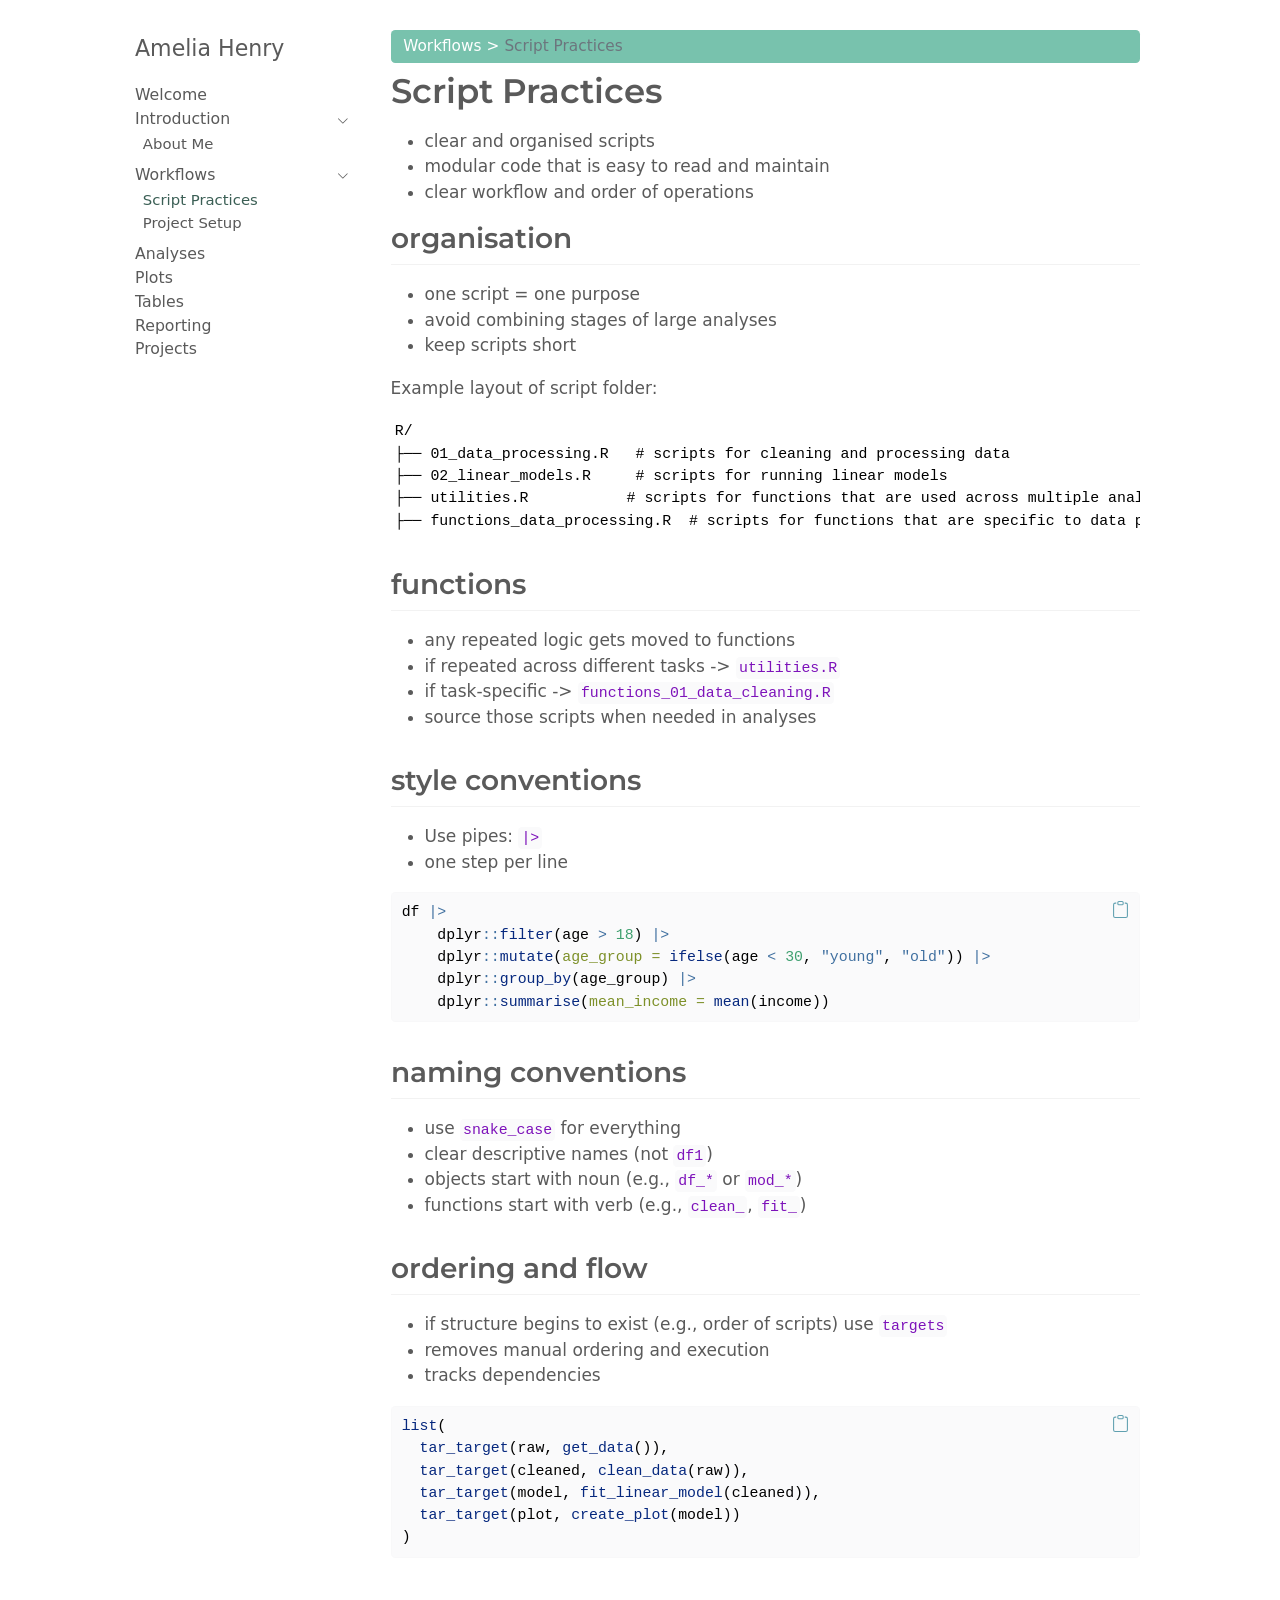
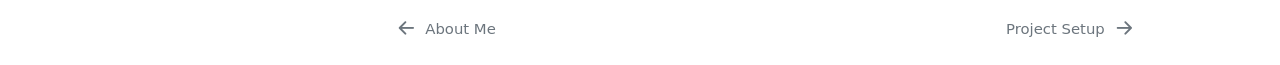
<file: docs/posts/scripts_and_workflow.html>
<!DOCTYPE html>
<html xmlns="http://www.w3.org/1999/xhtml" lang="en" xml:lang="en"><head>

<meta charset="utf-8">
<meta name="generator" content="quarto-1.9.36">

<meta name="viewport" content="width=device-width, initial-scale=1.0, user-scalable=yes">


<title>Script Practices – Amelia Henry</title>
<style>
/* Default styles provided by pandoc.
** See https://pandoc.org/MANUAL.html#variables-for-html for config info.
*/
code{white-space: pre-wrap;}
span.smallcaps{font-variant: small-caps;}
div.columns{display: flex; gap: min(4vw, 1.5em);}
div.column{flex: auto; overflow-x: auto;}
div.hanging-indent{margin-left: 1.5em; text-indent: -1.5em;}
ul.task-list{list-style: none;}
ul.task-list li input[type="checkbox"] {
  width: 0.8em;
  margin: 0 0.8em 0.2em -1em; /* quarto-specific, see https://github.com/quarto-dev/quarto-cli/issues/4556 */ 
  vertical-align: middle;
}
/* CSS for syntax highlighting */
html { -webkit-text-size-adjust: 100%; }
pre > code.sourceCode { white-space: pre; position: relative; }
pre > code.sourceCode > span { display: inline-block; line-height: 1.25; }
pre > code.sourceCode > span:empty { height: 1.2em; }
.sourceCode { overflow: visible; }
code.sourceCode > span { color: inherit; text-decoration: inherit; }
div.sourceCode { margin: 1em 0; }
pre.sourceCode { margin: 0; }
@media screen {
div.sourceCode { overflow: auto; }
}
@media print {
pre > code.sourceCode { white-space: pre-wrap; }
pre > code.sourceCode > span { text-indent: -5em; padding-left: 5em; }
}
pre.numberSource code
  { counter-reset: source-line 0; }
pre.numberSource code > span
  { position: relative; left: -4em; counter-increment: source-line; }
pre.numberSource code > span > a:first-child::before
  { content: counter(source-line);
    position: relative; left: -1em; text-align: right; vertical-align: baseline;
    border: none; display: inline-block;
    -webkit-touch-callout: none; -webkit-user-select: none;
    -khtml-user-select: none; -moz-user-select: none;
    -ms-user-select: none; user-select: none;
    padding: 0 4px; width: 4em;
  }
pre.numberSource { margin-left: 3em;  padding-left: 4px; }
div.sourceCode
  {   }
@media screen {
pre > code.sourceCode > span > a:first-child::before { text-decoration: underline; }
}
</style>


<script src="../site_libs/quarto-nav/quarto-nav.js"></script>
<script src="../site_libs/quarto-nav/headroom.min.js"></script>
<link href="../posts/project_setup.html" rel="next">
<link href="../posts/aboutme.html" rel="prev">
<script src="../site_libs/clipboard/clipboard.min.js"></script>
<script src="../site_libs/quarto-html/quarto.js" type="module"></script>
<script src="../site_libs/quarto-html/tabsets/tabsets.js" type="module"></script>
<script src="../site_libs/quarto-html/popper.min.js"></script>
<script src="../site_libs/quarto-html/tippy.umd.min.js"></script>
<script src="../site_libs/quarto-html/anchor.min.js"></script>
<link href="../site_libs/quarto-html/tippy.css" rel="stylesheet">
<link href="../site_libs/quarto-html/quarto-syntax-highlighting-176b38be48070efe3d434d0a95bef3fe.css" rel="stylesheet" id="quarto-text-highlighting-styles">
<script src="../site_libs/bootstrap/bootstrap.min.js"></script>
<link href="../site_libs/bootstrap/bootstrap-icons.css" rel="stylesheet">
<link href="../site_libs/bootstrap/bootstrap-77dc8a1ec4e78a3599593794a285cb7f.min.css" rel="stylesheet" append-hash="true" id="quarto-bootstrap" data-mode="light">
<script id="quarto-search-options" type="application/json">{
  "language": {
    "search-no-results-text": "No results",
    "search-matching-documents-text": "matching documents",
    "search-copy-link-title": "Copy link to search",
    "search-hide-matches-text": "Hide additional matches",
    "search-more-match-text": "more match in this document",
    "search-more-matches-text": "more matches in this document",
    "search-clear-button-title": "Clear",
    "search-text-placeholder": "",
    "search-detached-cancel-button-title": "Cancel",
    "search-submit-button-title": "Submit",
    "search-label": "Search"
  }
}</script>


</head>

<body class="nav-sidebar floating fullcontent quarto-light">

<div id="quarto-search-results"></div>
  <header id="quarto-header" class="headroom fixed-top">
  <nav class="quarto-secondary-nav">
    <div class="container-fluid d-flex">
      <button type="button" class="quarto-btn-toggle btn" data-bs-toggle="collapse" role="button" data-bs-target=".quarto-sidebar-collapse-item" aria-controls="quarto-sidebar" aria-expanded="false" aria-label="Toggle sidebar navigation" onclick="if (window.quartoToggleHeadroom) { window.quartoToggleHeadroom(); }">
        <i class="bi bi-layout-text-sidebar-reverse"></i>
      </button>
        <nav class="quarto-page-breadcrumbs" aria-label="breadcrumb"><ol class="breadcrumb"><li class="breadcrumb-item"><a href="../posts/scripts_and_workflow.html">Workflows</a></li><li class="breadcrumb-item"><a href="../posts/scripts_and_workflow.html">Script Practices</a></li></ol></nav>
        <a class="flex-grow-1" role="navigation" data-bs-toggle="collapse" data-bs-target=".quarto-sidebar-collapse-item" aria-controls="quarto-sidebar" aria-expanded="false" aria-label="Toggle sidebar navigation" onclick="if (window.quartoToggleHeadroom) { window.quartoToggleHeadroom(); }">      
        </a>
    </div>
  </nav>
</header>
<!-- content -->
<div id="quarto-content" class="quarto-container page-columns page-rows-contents page-layout-article">
<!-- sidebar -->
  <nav id="quarto-sidebar" class="sidebar collapse collapse-horizontal quarto-sidebar-collapse-item sidebar-navigation floating overflow-auto">
    <div class="pt-lg-2 mt-2 text-left sidebar-header">
    <div class="sidebar-title mb-0 py-0">
      <a href="../">Amelia Henry</a> 
    </div>
      </div>
    <div class="sidebar-menu-container"> 
    <ul class="list-unstyled mt-1">
        <li class="sidebar-item">
  <div class="sidebar-item-container"> 
  <a href="../index.html" class="sidebar-item-text sidebar-link">
 <span class="menu-text">Welcome</span></a>
  </div>
</li>
        <li class="sidebar-item sidebar-item-section">
      <div class="sidebar-item-container"> 
            <a class="sidebar-item-text sidebar-link text-start" data-bs-toggle="collapse" data-bs-target="#quarto-sidebar-section-1" role="navigation" aria-expanded="true">
 <span class="menu-text">Introduction</span></a>
          <a class="sidebar-item-toggle text-start" data-bs-toggle="collapse" data-bs-target="#quarto-sidebar-section-1" role="navigation" aria-expanded="true" aria-label="Toggle section">
            <i class="bi bi-chevron-right ms-2"></i>
          </a> 
      </div>
      <ul id="quarto-sidebar-section-1" class="collapse list-unstyled sidebar-section depth1 show">  
          <li class="sidebar-item">
  <div class="sidebar-item-container"> 
  <a href="../posts/aboutme.html" class="sidebar-item-text sidebar-link">
 <span class="menu-text">About Me</span></a>
  </div>
</li>
      </ul>
  </li>
        <li class="sidebar-item sidebar-item-section">
      <div class="sidebar-item-container"> 
            <a class="sidebar-item-text sidebar-link text-start" data-bs-toggle="collapse" data-bs-target="#quarto-sidebar-section-2" role="navigation" aria-expanded="true">
 <span class="menu-text">Workflows</span></a>
          <a class="sidebar-item-toggle text-start" data-bs-toggle="collapse" data-bs-target="#quarto-sidebar-section-2" role="navigation" aria-expanded="true" aria-label="Toggle section">
            <i class="bi bi-chevron-right ms-2"></i>
          </a> 
      </div>
      <ul id="quarto-sidebar-section-2" class="collapse list-unstyled sidebar-section depth1 show">  
          <li class="sidebar-item">
  <div class="sidebar-item-container"> 
  <a href="../posts/scripts_and_workflow.html" class="sidebar-item-text sidebar-link active">
 <span class="menu-text">Script Practices</span></a>
  </div>
</li>
          <li class="sidebar-item">
  <div class="sidebar-item-container"> 
  <a href="../posts/project_setup.html" class="sidebar-item-text sidebar-link">
 <span class="menu-text">Project Setup</span></a>
  </div>
</li>
      </ul>
  </li>
        <li class="sidebar-item sidebar-item-section">
      <span class="sidebar-item-text sidebar-link text-start">
 <span class="menu-text">Analyses</span></span>
  </li>
        <li class="sidebar-item sidebar-item-section">
      <span class="sidebar-item-text sidebar-link text-start">
 <span class="menu-text">Plots</span></span>
  </li>
        <li class="sidebar-item sidebar-item-section">
      <span class="sidebar-item-text sidebar-link text-start">
 <span class="menu-text">Tables</span></span>
  </li>
        <li class="sidebar-item sidebar-item-section">
      <span class="sidebar-item-text sidebar-link text-start">
 <span class="menu-text">Reporting</span></span>
  </li>
        <li class="sidebar-item sidebar-item-section">
      <span class="sidebar-item-text sidebar-link text-start">
 <span class="menu-text">Projects</span></span>
  </li>
    </ul>
    </div>
</nav>
<div id="quarto-sidebar-glass" class="quarto-sidebar-collapse-item" data-bs-toggle="collapse" data-bs-target=".quarto-sidebar-collapse-item"></div>
<!-- margin-sidebar -->
    
<!-- main -->
<main class="content" id="quarto-document-content">

<header id="title-block-header" class="quarto-title-block default"><nav class="quarto-page-breadcrumbs quarto-title-breadcrumbs d-none d-lg-block" aria-label="breadcrumb"><ol class="breadcrumb"><li class="breadcrumb-item"><a href="../posts/scripts_and_workflow.html">Workflows</a></li><li class="breadcrumb-item"><a href="../posts/scripts_and_workflow.html">Script Practices</a></li></ol></nav>
<div class="quarto-title">
<h1 class="title">Script Practices</h1>
</div>



<div class="quarto-title-meta">

    
  
    
  </div>
  


</header>


<ul>
<li>clear and organised scripts</li>
<li>modular code that is easy to read and maintain</li>
<li>clear workflow and order of operations</li>
</ul>
<section id="organisation" class="level2">
<h2 class="anchored" data-anchor-id="organisation">organisation</h2>
<ul>
<li>one script = one purpose</li>
<li>avoid combining stages of large analyses</li>
<li>keep scripts short</li>
</ul>
<p>Example layout of script folder:</p>
<pre><code>R/
├── 01_data_processing.R   # scripts for cleaning and processing data
├── 02_linear_models.R     # scripts for running linear models 
├── utilities.R           # scripts for functions that are used across multiple analyses
├── functions_data_processing.R  # scripts for functions that are specific to data processing</code></pre>
</section>
<section id="functions" class="level2">
<h2 class="anchored" data-anchor-id="functions">functions</h2>
<ul>
<li>any repeated logic gets moved to functions</li>
<li>if repeated across different tasks -&gt; <code>utilities.R</code></li>
<li>if task-specific -&gt; <code>functions_01_data_cleaning.R</code></li>
<li>source those scripts when needed in analyses</li>
</ul>
</section>
<section id="style-conventions" class="level2">
<h2 class="anchored" data-anchor-id="style-conventions">style conventions</h2>
<ul>
<li>Use pipes: <code>|&gt;</code></li>
<li>one step per line</li>
</ul>
<div class="cell" data-run="false">
<div class="code-copy-outer-scaffold"><div class="sourceCode cell-code" id="cb2"><pre class="sourceCode r code-with-copy"><code class="sourceCode r"><span id="cb2-1"><a href="#cb2-1" aria-hidden="true" tabindex="-1"></a>df <span class="sc">|&gt;</span></span>
<span id="cb2-2"><a href="#cb2-2" aria-hidden="true" tabindex="-1"></a>    dplyr<span class="sc">::</span><span class="fu">filter</span>(age <span class="sc">&gt;</span> <span class="dv">18</span>) <span class="sc">|&gt;</span>  </span>
<span id="cb2-3"><a href="#cb2-3" aria-hidden="true" tabindex="-1"></a>    dplyr<span class="sc">::</span><span class="fu">mutate</span>(<span class="at">age_group =</span> <span class="fu">ifelse</span>(age <span class="sc">&lt;</span> <span class="dv">30</span>, <span class="st">"young"</span>, <span class="st">"old"</span>)) <span class="sc">|&gt;</span></span>
<span id="cb2-4"><a href="#cb2-4" aria-hidden="true" tabindex="-1"></a>    dplyr<span class="sc">::</span><span class="fu">group_by</span>(age_group) <span class="sc">|&gt;</span></span>
<span id="cb2-5"><a href="#cb2-5" aria-hidden="true" tabindex="-1"></a>    dplyr<span class="sc">::</span><span class="fu">summarise</span>(<span class="at">mean_income =</span> <span class="fu">mean</span>(income))</span></code></pre></div><button title="Copy to Clipboard" class="code-copy-button"><i class="bi"></i></button></div>
</div>
</section>
<section id="naming-conventions" class="level2">
<h2 class="anchored" data-anchor-id="naming-conventions">naming conventions</h2>
<ul>
<li>use <code>snake_case</code> for everything</li>
<li>clear descriptive names (not <code>df1</code>)</li>
<li>objects start with noun (e.g., <code>df_*</code> or <code>mod_*</code>)</li>
<li>functions start with verb (e.g., <code>clean_</code>, <code>fit_</code>)</li>
</ul>
</section>
<section id="ordering-and-flow" class="level2">
<h2 class="anchored" data-anchor-id="ordering-and-flow">ordering and flow</h2>
<ul>
<li>if structure begins to exist (e.g., order of scripts) use <code>targets</code></li>
<li>removes manual ordering and execution</li>
<li>tracks dependencies</li>
</ul>
<div class="cell" data-run="false">
<div class="code-copy-outer-scaffold"><div class="sourceCode cell-code" id="cb3"><pre class="sourceCode r code-with-copy"><code class="sourceCode r"><span id="cb3-1"><a href="#cb3-1" aria-hidden="true" tabindex="-1"></a><span class="fu">list</span>(</span>
<span id="cb3-2"><a href="#cb3-2" aria-hidden="true" tabindex="-1"></a>  <span class="fu">tar_target</span>(raw, <span class="fu">get_data</span>()),</span>
<span id="cb3-3"><a href="#cb3-3" aria-hidden="true" tabindex="-1"></a>  <span class="fu">tar_target</span>(cleaned, <span class="fu">clean_data</span>(raw)),</span>
<span id="cb3-4"><a href="#cb3-4" aria-hidden="true" tabindex="-1"></a>  <span class="fu">tar_target</span>(model, <span class="fu">fit_linear_model</span>(cleaned)),</span>
<span id="cb3-5"><a href="#cb3-5" aria-hidden="true" tabindex="-1"></a>  <span class="fu">tar_target</span>(plot, <span class="fu">create_plot</span>(model))</span>
<span id="cb3-6"><a href="#cb3-6" aria-hidden="true" tabindex="-1"></a>)</span></code></pre></div><button title="Copy to Clipboard" class="code-copy-button"><i class="bi"></i></button></div>
</div>


</section>

</main> <!-- /main -->
<script id="quarto-html-after-body" type="application/javascript">
  window.document.addEventListener("DOMContentLoaded", function (event) {
    const icon = "";
    const anchorJS = new window.AnchorJS();
    anchorJS.options = {
      placement: 'right',
      icon: icon
    };
    anchorJS.add('.anchored');
    const isCodeAnnotation = (el) => {
      for (const clz of el.classList) {
        if (clz.startsWith('code-annotation-')) {                     
          return true;
        }
      }
      return false;
    }
    const onCopySuccess = function(e) {
      // button target
      const button = e.trigger;
      // don't keep focus
      button.blur();
      // flash "checked"
      button.classList.add('code-copy-button-checked');
      var currentTitle = button.getAttribute("title");
      button.setAttribute("title", "Copied!");
      let tooltip;
      if (window.bootstrap) {
        button.setAttribute("data-bs-toggle", "tooltip");
        button.setAttribute("data-bs-placement", "left");
        button.setAttribute("data-bs-title", "Copied!");
        tooltip = new bootstrap.Tooltip(button, 
          { trigger: "manual", 
            customClass: "code-copy-button-tooltip",
            offset: [0, -8]});
        tooltip.show();    
      }
      setTimeout(function() {
        if (tooltip) {
          tooltip.hide();
          button.removeAttribute("data-bs-title");
          button.removeAttribute("data-bs-toggle");
          button.removeAttribute("data-bs-placement");
        }
        button.setAttribute("title", currentTitle);
        button.classList.remove('code-copy-button-checked');
      }, 1000);
      // clear code selection
      e.clearSelection();
    }
    const getTextToCopy = function(trigger) {
      const outerScaffold = trigger.parentElement.cloneNode(true);
      const codeEl = outerScaffold.querySelector('code');
      for (const childEl of codeEl.children) {
        if (isCodeAnnotation(childEl)) {
          childEl.remove();
        }
      }
      return codeEl.innerText;
    }
    const clipboard = new window.ClipboardJS('.code-copy-button:not([data-in-quarto-modal])', {
      text: getTextToCopy
    });
    clipboard.on('success', onCopySuccess);
    if (window.document.getElementById('quarto-embedded-source-code-modal')) {
      const clipboardModal = new window.ClipboardJS('.code-copy-button[data-in-quarto-modal]', {
        text: getTextToCopy,
        container: window.document.getElementById('quarto-embedded-source-code-modal')
      });
      clipboardModal.on('success', onCopySuccess);
    }
      var localhostRegex = new RegExp(/^(?:http|https):\/\/localhost\:?[0-9]*\//);
      var mailtoRegex = new RegExp(/^mailto:/);
        var filterRegex = new RegExp('/' + window.location.host + '/');
      var isInternal = (href) => {
          return filterRegex.test(href) || localhostRegex.test(href) || mailtoRegex.test(href);
      }
      // Inspect non-navigation links and adorn them if external
     var links = window.document.querySelectorAll('a[href]:not(.nav-link):not(.navbar-brand):not(.toc-action):not(.sidebar-link):not(.sidebar-item-toggle):not(.pagination-link):not(.no-external):not([aria-hidden]):not(.dropdown-item):not(.quarto-navigation-tool):not(.about-link)');
      for (var i=0; i<links.length; i++) {
        const link = links[i];
        if (!isInternal(link.href)) {
          // undo the damage that might have been done by quarto-nav.js in the case of
          // links that we want to consider external
          if (link.dataset.originalHref !== undefined) {
            link.href = link.dataset.originalHref;
          }
        }
      }
    function tippyHover(el, contentFn, onTriggerFn, onUntriggerFn) {
      const config = {
        allowHTML: true,
        maxWidth: 500,
        delay: 100,
        arrow: false,
        appendTo: function(el) {
            return el.parentElement;
        },
        interactive: true,
        interactiveBorder: 10,
        theme: 'quarto',
        placement: 'bottom-start',
      };
      if (contentFn) {
        config.content = contentFn;
      }
      if (onTriggerFn) {
        config.onTrigger = onTriggerFn;
      }
      if (onUntriggerFn) {
        config.onUntrigger = onUntriggerFn;
      }
      window.tippy(el, config); 
    }
    const noterefs = window.document.querySelectorAll('a[role="doc-noteref"]');
    for (var i=0; i<noterefs.length; i++) {
      const ref = noterefs[i];
      tippyHover(ref, function() {
        // use id or data attribute instead here
        let href = ref.getAttribute('data-footnote-href') || ref.getAttribute('href');
        try { href = new URL(href).hash; } catch {}
        const id = href.replace(/^#\/?/, "");
        const note = window.document.getElementById(id);
        if (note) {
          return note.innerHTML;
        } else {
          return "";
        }
      });
    }
    const xrefs = window.document.querySelectorAll('a.quarto-xref');
    const processXRef = (id, note) => {
      // Strip column container classes
      const stripColumnClz = (el) => {
        el.classList.remove("page-full", "page-columns");
        if (el.children) {
          for (const child of el.children) {
            stripColumnClz(child);
          }
        }
      }
      stripColumnClz(note)
      if (id === null || id.startsWith('sec-')) {
        // Special case sections, only their first couple elements
        const container = document.createElement("div");
        if (note.children && note.children.length > 2) {
          container.appendChild(note.children[0].cloneNode(true));
          for (let i = 1; i < note.children.length; i++) {
            const child = note.children[i];
            if (child.tagName === "P" && child.innerText === "") {
              continue;
            } else {
              container.appendChild(child.cloneNode(true));
              break;
            }
          }
          if (window.Quarto?.typesetMath) {
            window.Quarto.typesetMath(container);
          }
          return container.innerHTML
        } else {
          if (window.Quarto?.typesetMath) {
            window.Quarto.typesetMath(note);
          }
          return note.innerHTML;
        }
      } else {
        // Remove any anchor links if they are present
        const anchorLink = note.querySelector('a.anchorjs-link');
        if (anchorLink) {
          anchorLink.remove();
        }
        if (window.Quarto?.typesetMath) {
          window.Quarto.typesetMath(note);
        }
        if (note.classList.contains("callout")) {
          return note.outerHTML;
        } else {
          return note.innerHTML;
        }
      }
    }
    for (var i=0; i<xrefs.length; i++) {
      const xref = xrefs[i];
      tippyHover(xref, undefined, function(instance) {
        instance.disable();
        let url = xref.getAttribute('href');
        let hash = undefined; 
        if (url.startsWith('#')) {
          hash = url;
        } else {
          try { hash = new URL(url).hash; } catch {}
        }
        if (hash) {
          const id = hash.replace(/^#\/?/, "");
          const note = window.document.getElementById(id);
          if (note !== null) {
            try {
              const html = processXRef(id, note.cloneNode(true));
              instance.setContent(html);
            } finally {
              instance.enable();
              instance.show();
            }
          } else {
            // See if we can fetch this
            fetch(url.split('#')[0])
            .then(res => res.text())
            .then(html => {
              const parser = new DOMParser();
              const htmlDoc = parser.parseFromString(html, "text/html");
              const note = htmlDoc.getElementById(id);
              if (note !== null) {
                const html = processXRef(id, note);
                instance.setContent(html);
              } 
            }).finally(() => {
              instance.enable();
              instance.show();
            });
          }
        } else {
          // See if we can fetch a full url (with no hash to target)
          // This is a special case and we should probably do some content thinning / targeting
          fetch(url)
          .then(res => res.text())
          .then(html => {
            const parser = new DOMParser();
            const htmlDoc = parser.parseFromString(html, "text/html");
            const note = htmlDoc.querySelector('main.content');
            if (note !== null) {
              // This should only happen for chapter cross references
              // (since there is no id in the URL)
              // remove the first header
              if (note.children.length > 0 && note.children[0].tagName === "HEADER") {
                note.children[0].remove();
              }
              const html = processXRef(null, note);
              instance.setContent(html);
            } 
          }).finally(() => {
            instance.enable();
            instance.show();
          });
        }
      }, function(instance) {
      });
    }
        let selectedAnnoteEl;
        const selectorForAnnotation = ( cell, annotation) => {
          let cellAttr = 'data-code-cell="' + cell + '"';
          let lineAttr = 'data-code-annotation="' +  annotation + '"';
          const selector = 'span[' + cellAttr + '][' + lineAttr + ']';
          return selector;
        }
        const selectCodeLines = (annoteEl) => {
          const doc = window.document;
          const targetCell = annoteEl.getAttribute("data-target-cell");
          const targetAnnotation = annoteEl.getAttribute("data-target-annotation");
          const annoteSpan = window.document.querySelector(selectorForAnnotation(targetCell, targetAnnotation));
          const lines = annoteSpan.getAttribute("data-code-lines").split(",");
          const lineIds = lines.map((line) => {
            return targetCell + "-" + line;
          })
          let top = null;
          let height = null;
          let parent = null;
          if (lineIds.length > 0) {
              //compute the position of the single el (top and bottom and make a div)
              const el = window.document.getElementById(lineIds[0]);
              top = el.offsetTop;
              height = el.offsetHeight;
              parent = el.parentElement.parentElement;
            if (lineIds.length > 1) {
              const lastEl = window.document.getElementById(lineIds[lineIds.length - 1]);
              const bottom = lastEl.offsetTop + lastEl.offsetHeight;
              height = bottom - top;
            }
            if (top !== null && height !== null && parent !== null) {
              // cook up a div (if necessary) and position it 
              let div = window.document.getElementById("code-annotation-line-highlight");
              if (div === null) {
                div = window.document.createElement("div");
                div.setAttribute("id", "code-annotation-line-highlight");
                div.style.position = 'absolute';
                parent.appendChild(div);
              }
              div.style.top = top - 2 + "px";
              div.style.height = height + 4 + "px";
              div.style.left = 0;
              let gutterDiv = window.document.getElementById("code-annotation-line-highlight-gutter");
              if (gutterDiv === null) {
                gutterDiv = window.document.createElement("div");
                gutterDiv.setAttribute("id", "code-annotation-line-highlight-gutter");
                gutterDiv.style.position = 'absolute';
                const codeCell = window.document.getElementById(targetCell);
                const gutter = codeCell.querySelector('.code-annotation-gutter');
                gutter.appendChild(gutterDiv);
              }
              gutterDiv.style.top = top - 2 + "px";
              gutterDiv.style.height = height + 4 + "px";
            }
            selectedAnnoteEl = annoteEl;
          }
        };
        const unselectCodeLines = () => {
          const elementsIds = ["code-annotation-line-highlight", "code-annotation-line-highlight-gutter"];
          elementsIds.forEach((elId) => {
            const div = window.document.getElementById(elId);
            if (div) {
              div.remove();
            }
          });
          selectedAnnoteEl = undefined;
        };
          // Handle positioning of the toggle
      window.addEventListener(
        "resize",
        throttle(() => {
          elRect = undefined;
          if (selectedAnnoteEl) {
            selectCodeLines(selectedAnnoteEl);
          }
        }, 10)
      );
      function throttle(fn, ms) {
      let throttle = false;
      let timer;
        return (...args) => {
          if(!throttle) { // first call gets through
              fn.apply(this, args);
              throttle = true;
          } else { // all the others get throttled
              if(timer) clearTimeout(timer); // cancel #2
              timer = setTimeout(() => {
                fn.apply(this, args);
                timer = throttle = false;
              }, ms);
          }
        };
      }
        // Attach click handler to the DT
        const annoteDls = window.document.querySelectorAll('dt[data-target-cell]');
        for (const annoteDlNode of annoteDls) {
          annoteDlNode.addEventListener('click', (event) => {
            const clickedEl = event.target;
            if (clickedEl !== selectedAnnoteEl) {
              unselectCodeLines();
              const activeEl = window.document.querySelector('dt[data-target-cell].code-annotation-active');
              if (activeEl) {
                activeEl.classList.remove('code-annotation-active');
              }
              selectCodeLines(clickedEl);
              clickedEl.classList.add('code-annotation-active');
            } else {
              // Unselect the line
              unselectCodeLines();
              clickedEl.classList.remove('code-annotation-active');
            }
          });
        }
    const findCites = (el) => {
      const parentEl = el.parentElement;
      if (parentEl) {
        const cites = parentEl.dataset.cites;
        if (cites) {
          return {
            el,
            cites: cites.split(' ')
          };
        } else {
          return findCites(el.parentElement)
        }
      } else {
        return undefined;
      }
    };
    var bibliorefs = window.document.querySelectorAll('a[role="doc-biblioref"]');
    for (var i=0; i<bibliorefs.length; i++) {
      const ref = bibliorefs[i];
      const citeInfo = findCites(ref);
      if (citeInfo) {
        tippyHover(citeInfo.el, function() {
          var popup = window.document.createElement('div');
          citeInfo.cites.forEach(function(cite) {
            var citeDiv = window.document.createElement('div');
            citeDiv.classList.add('hanging-indent');
            citeDiv.classList.add('csl-entry');
            var biblioDiv = window.document.getElementById('ref-' + cite);
            if (biblioDiv) {
              citeDiv.innerHTML = biblioDiv.innerHTML;
            }
            popup.appendChild(citeDiv);
          });
          return popup.innerHTML;
        });
      }
    }
  });
  </script>
<nav class="page-navigation">
  <div class="nav-page nav-page-previous">
      <a href="../posts/aboutme.html" class="pagination-link" aria-label="About Me">
        <i class="bi bi-arrow-left-short"></i> <span class="nav-page-text">About Me</span>
      </a>          
  </div>
  <div class="nav-page nav-page-next">
      <a href="../posts/project_setup.html" class="pagination-link" aria-label="Project Setup">
        <span class="nav-page-text">Project Setup</span> <i class="bi bi-arrow-right-short"></i>
      </a>
  </div>
</nav>
</div> <!-- /content -->




</body></html>
</file>
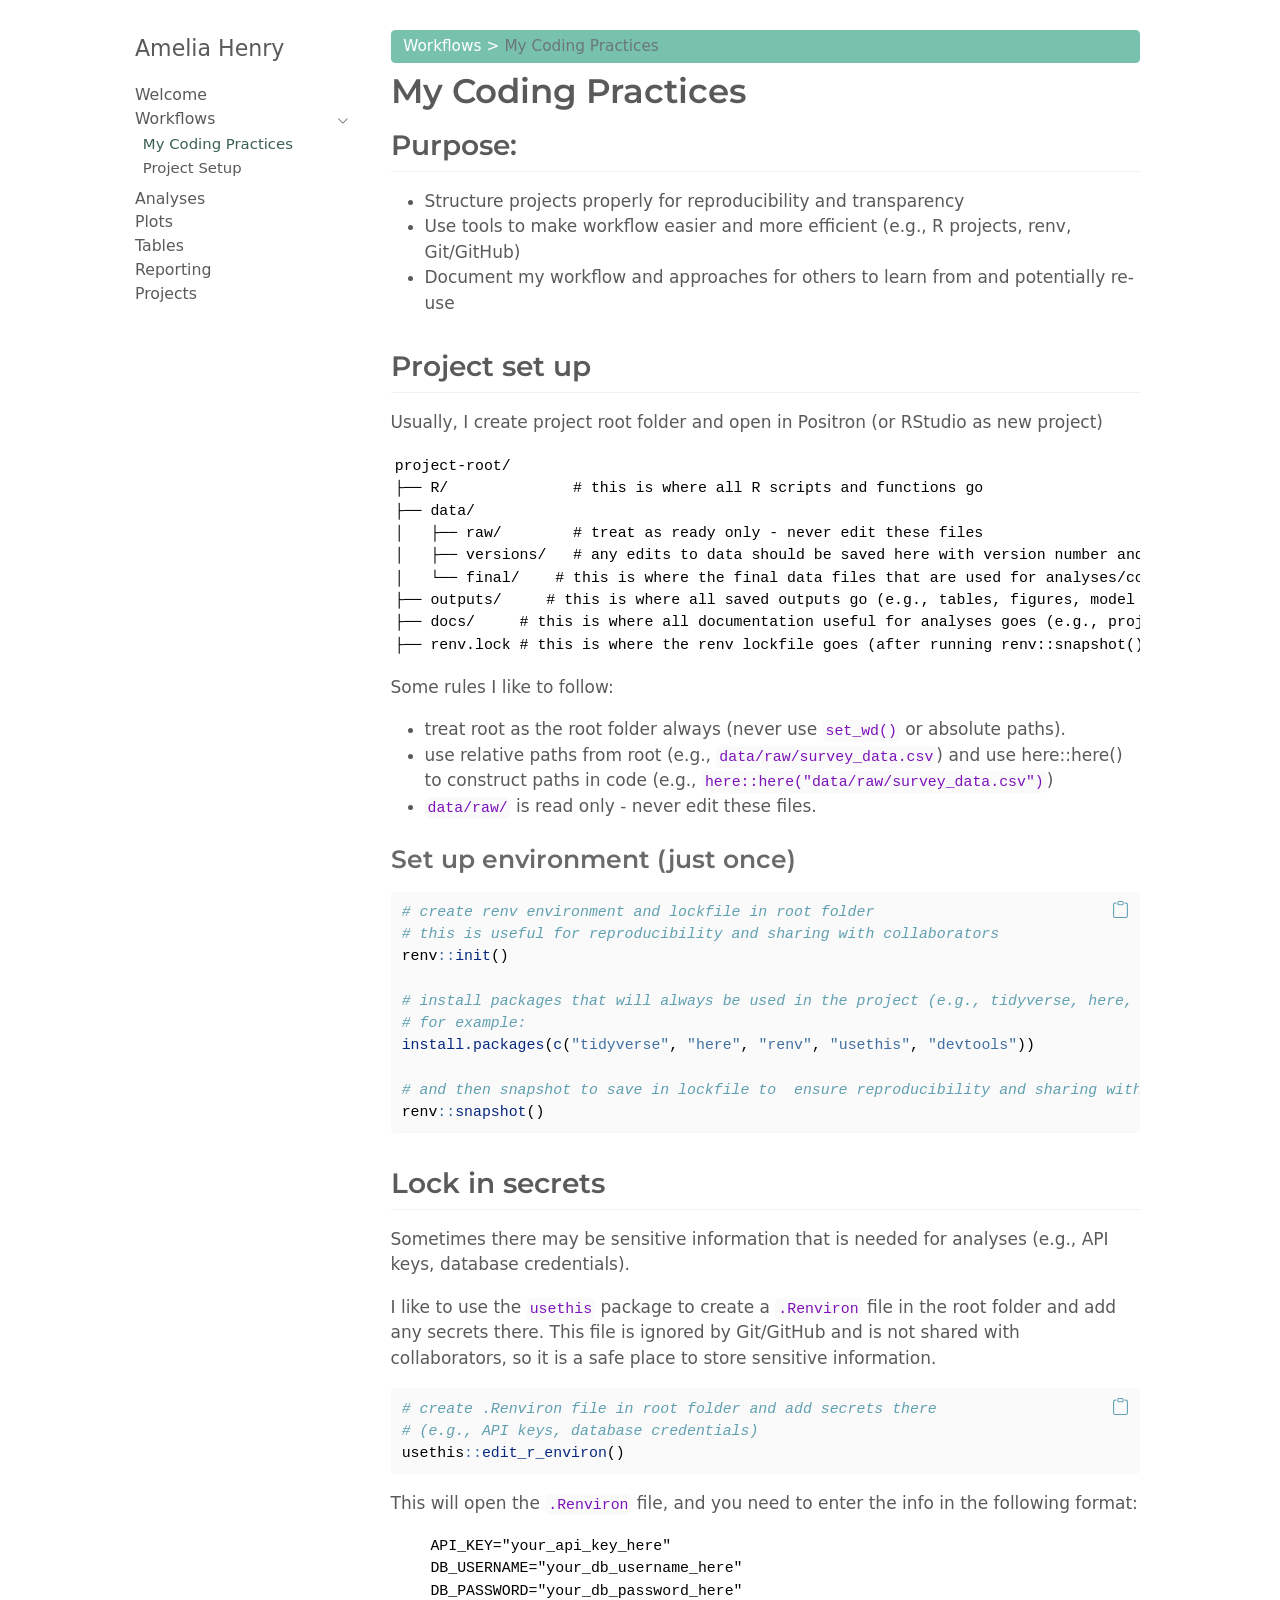
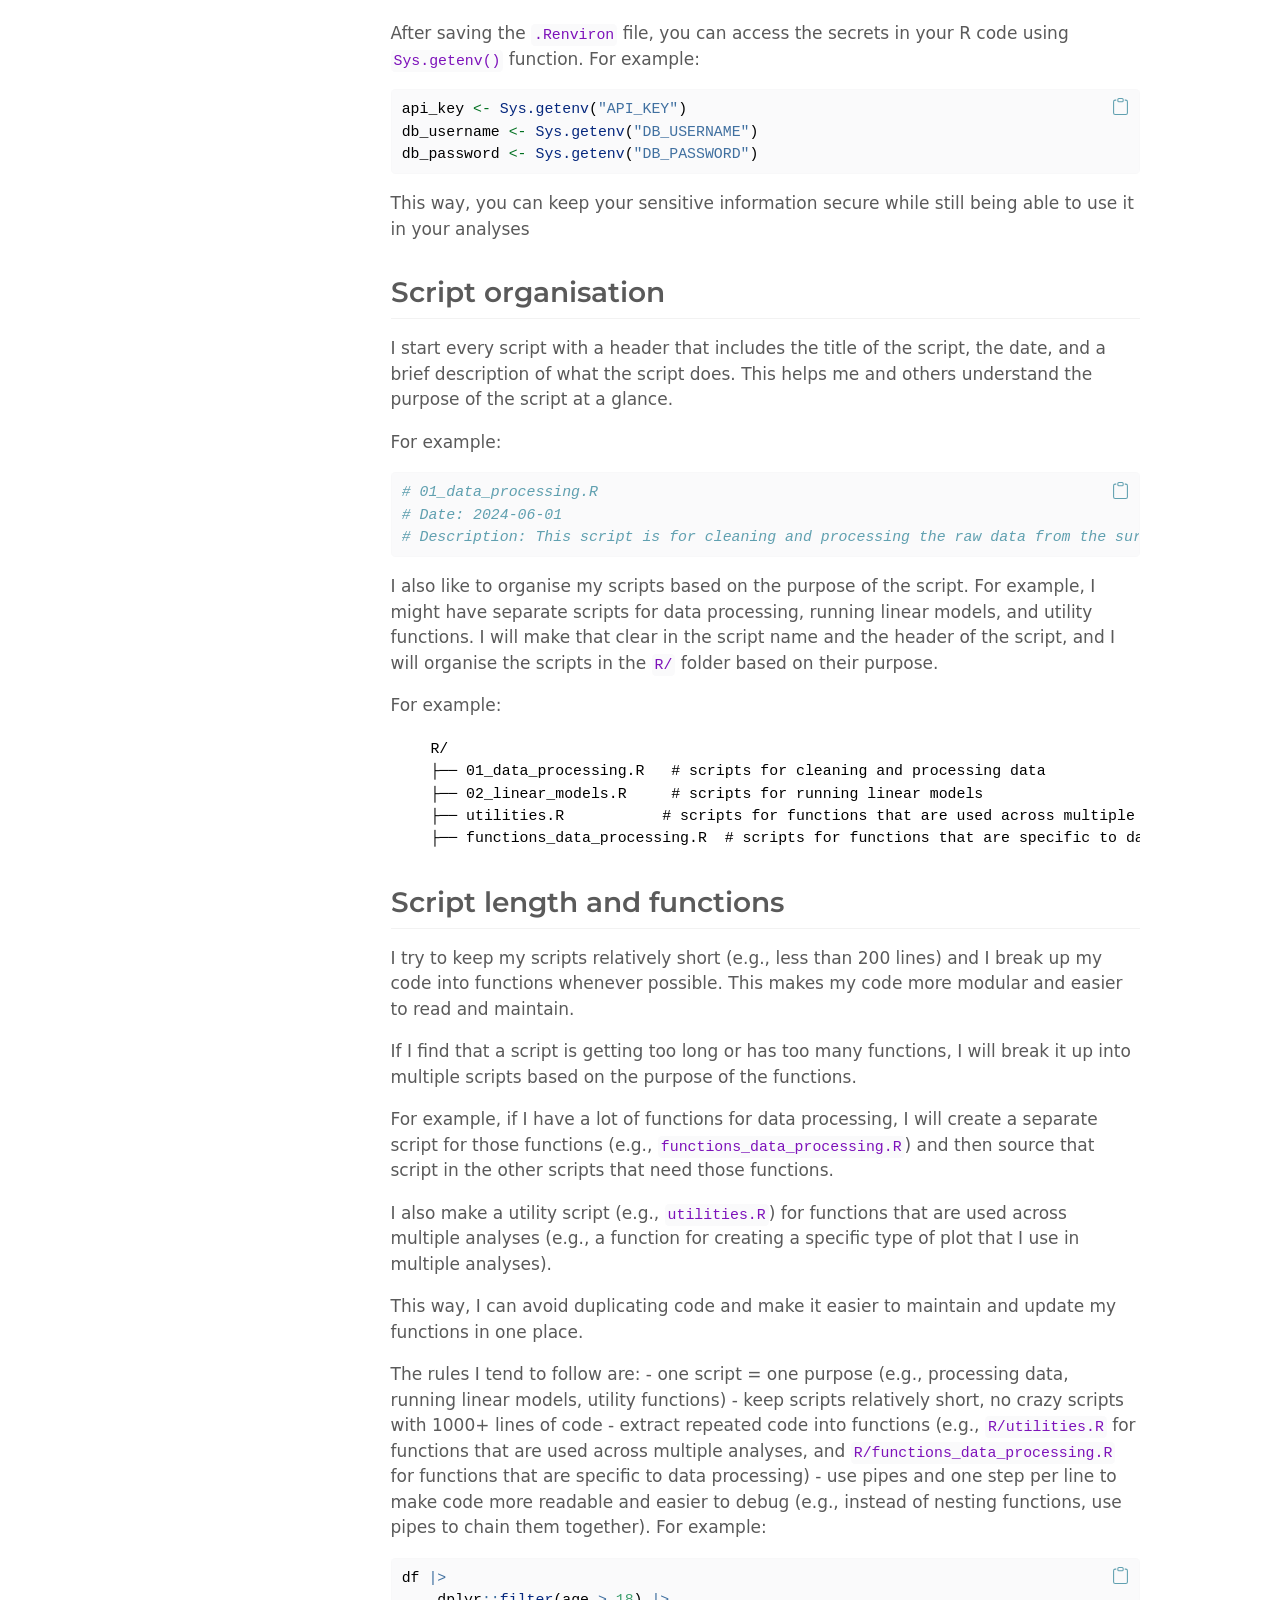
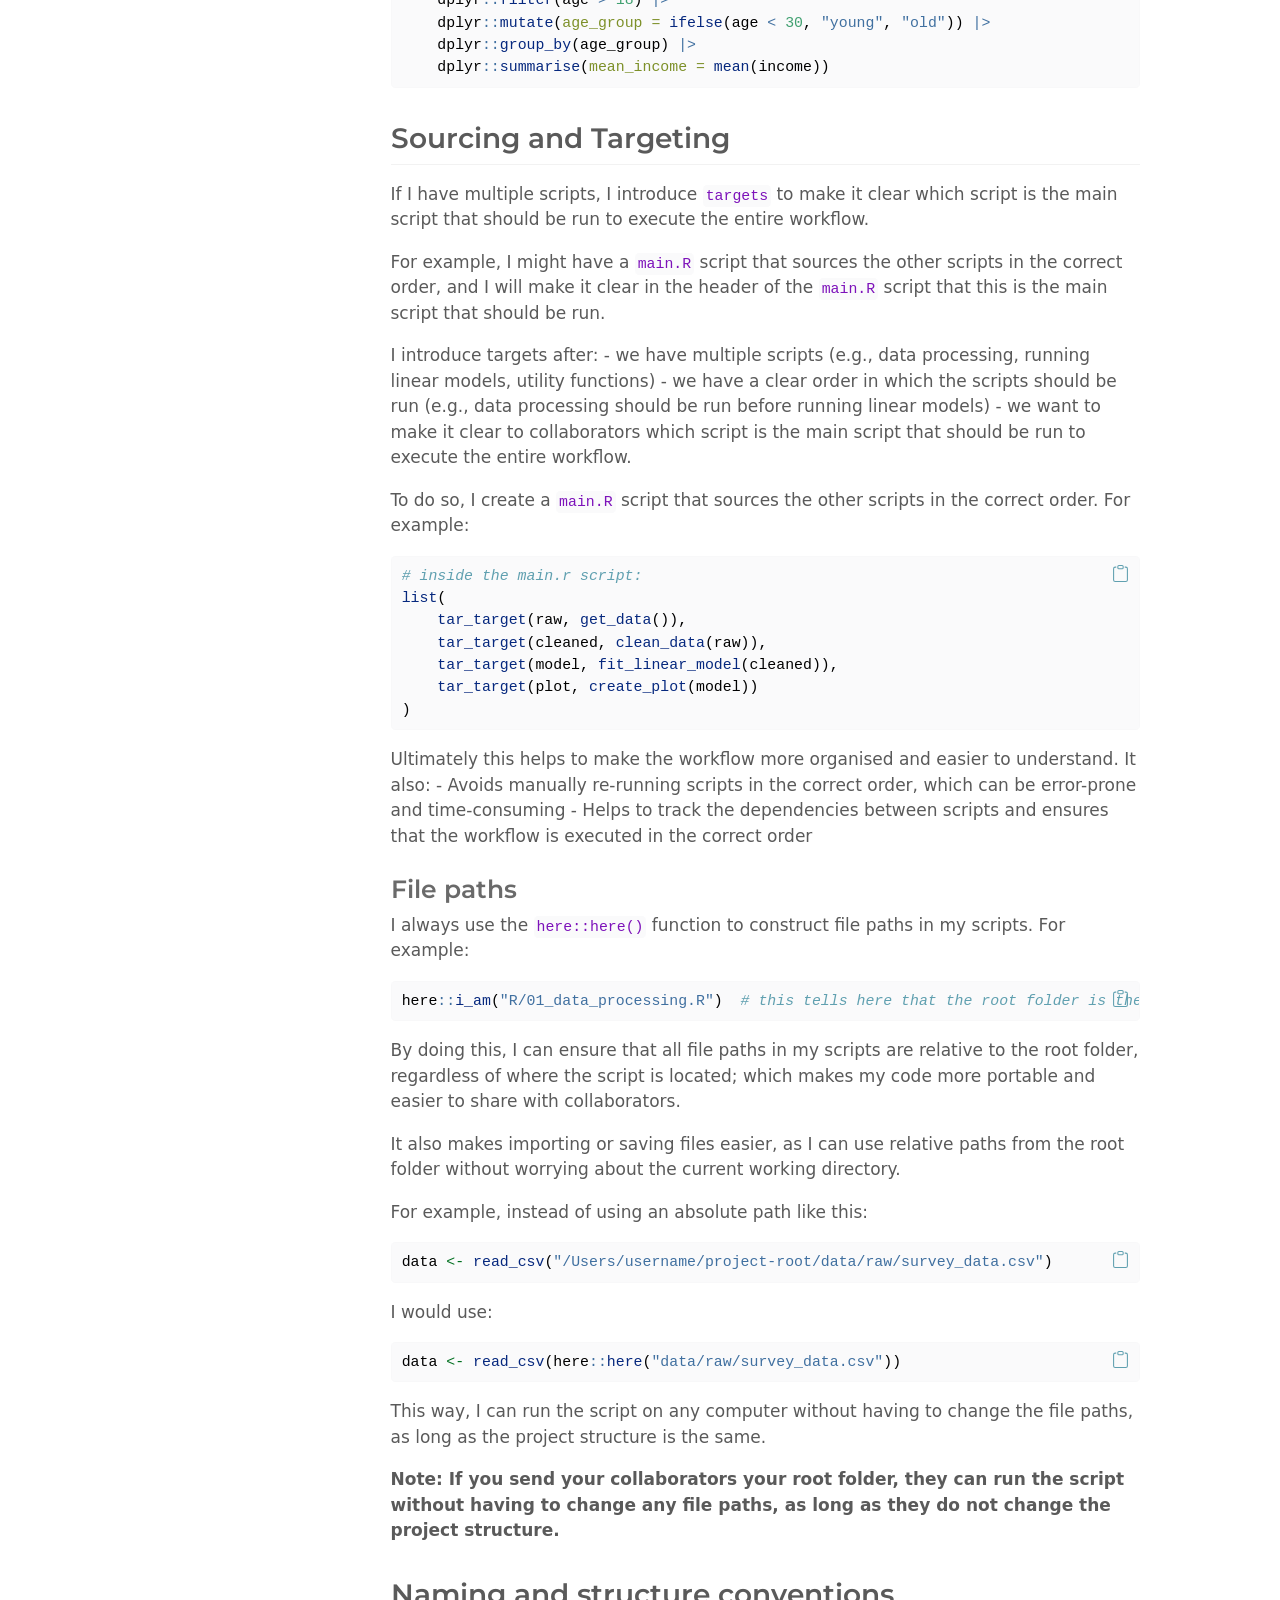
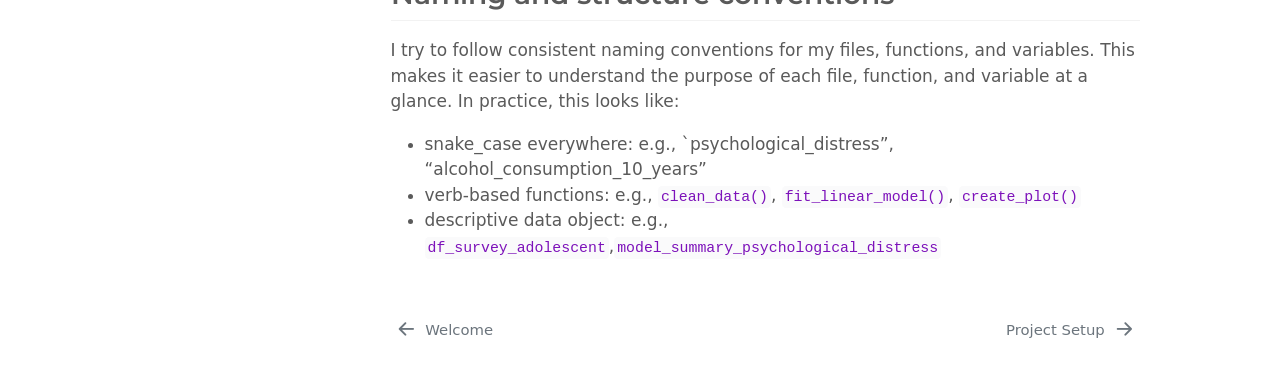
<file: docs/posts/workflow_research.html>
<!DOCTYPE html>
<html xmlns="http://www.w3.org/1999/xhtml" lang="en" xml:lang="en"><head>

<meta charset="utf-8">
<meta name="generator" content="quarto-1.9.36">

<meta name="viewport" content="width=device-width, initial-scale=1.0, user-scalable=yes">


<title>My Coding Practices – Amelia Henry</title>
<style>
/* Default styles provided by pandoc.
** See https://pandoc.org/MANUAL.html#variables-for-html for config info.
*/
code{white-space: pre-wrap;}
span.smallcaps{font-variant: small-caps;}
div.columns{display: flex; gap: min(4vw, 1.5em);}
div.column{flex: auto; overflow-x: auto;}
div.hanging-indent{margin-left: 1.5em; text-indent: -1.5em;}
ul.task-list{list-style: none;}
ul.task-list li input[type="checkbox"] {
  width: 0.8em;
  margin: 0 0.8em 0.2em -1em; /* quarto-specific, see https://github.com/quarto-dev/quarto-cli/issues/4556 */ 
  vertical-align: middle;
}
/* CSS for syntax highlighting */
html { -webkit-text-size-adjust: 100%; }
pre > code.sourceCode { white-space: pre; position: relative; }
pre > code.sourceCode > span { display: inline-block; line-height: 1.25; }
pre > code.sourceCode > span:empty { height: 1.2em; }
.sourceCode { overflow: visible; }
code.sourceCode > span { color: inherit; text-decoration: inherit; }
div.sourceCode { margin: 1em 0; }
pre.sourceCode { margin: 0; }
@media screen {
div.sourceCode { overflow: auto; }
}
@media print {
pre > code.sourceCode { white-space: pre-wrap; }
pre > code.sourceCode > span { text-indent: -5em; padding-left: 5em; }
}
pre.numberSource code
  { counter-reset: source-line 0; }
pre.numberSource code > span
  { position: relative; left: -4em; counter-increment: source-line; }
pre.numberSource code > span > a:first-child::before
  { content: counter(source-line);
    position: relative; left: -1em; text-align: right; vertical-align: baseline;
    border: none; display: inline-block;
    -webkit-touch-callout: none; -webkit-user-select: none;
    -khtml-user-select: none; -moz-user-select: none;
    -ms-user-select: none; user-select: none;
    padding: 0 4px; width: 4em;
  }
pre.numberSource { margin-left: 3em;  padding-left: 4px; }
div.sourceCode
  {   }
@media screen {
pre > code.sourceCode > span > a:first-child::before { text-decoration: underline; }
}
</style>


<script src="../site_libs/quarto-nav/quarto-nav.js"></script>
<script src="../site_libs/quarto-nav/headroom.min.js"></script>
<link href="../posts/project_setup.html" rel="next">
<link href="../index.html" rel="prev">
<script src="../site_libs/clipboard/clipboard.min.js"></script>
<script src="../site_libs/quarto-html/quarto.js" type="module"></script>
<script src="../site_libs/quarto-html/tabsets/tabsets.js" type="module"></script>
<script src="../site_libs/quarto-html/popper.min.js"></script>
<script src="../site_libs/quarto-html/tippy.umd.min.js"></script>
<script src="../site_libs/quarto-html/anchor.min.js"></script>
<link href="../site_libs/quarto-html/tippy.css" rel="stylesheet">
<link href="../site_libs/quarto-html/quarto-syntax-highlighting-176b38be48070efe3d434d0a95bef3fe.css" rel="stylesheet" id="quarto-text-highlighting-styles">
<script src="../site_libs/bootstrap/bootstrap.min.js"></script>
<link href="../site_libs/bootstrap/bootstrap-icons.css" rel="stylesheet">
<link href="../site_libs/bootstrap/bootstrap-77dc8a1ec4e78a3599593794a285cb7f.min.css" rel="stylesheet" append-hash="true" id="quarto-bootstrap" data-mode="light">
<script id="quarto-search-options" type="application/json">{
  "language": {
    "search-no-results-text": "No results",
    "search-matching-documents-text": "matching documents",
    "search-copy-link-title": "Copy link to search",
    "search-hide-matches-text": "Hide additional matches",
    "search-more-match-text": "more match in this document",
    "search-more-matches-text": "more matches in this document",
    "search-clear-button-title": "Clear",
    "search-text-placeholder": "",
    "search-detached-cancel-button-title": "Cancel",
    "search-submit-button-title": "Submit",
    "search-label": "Search"
  }
}</script>


</head>

<body class="nav-sidebar floating fullcontent quarto-light">

<div id="quarto-search-results"></div>
  <header id="quarto-header" class="headroom fixed-top">
  <nav class="quarto-secondary-nav">
    <div class="container-fluid d-flex">
      <button type="button" class="quarto-btn-toggle btn" data-bs-toggle="collapse" role="button" data-bs-target=".quarto-sidebar-collapse-item" aria-controls="quarto-sidebar" aria-expanded="false" aria-label="Toggle sidebar navigation" onclick="if (window.quartoToggleHeadroom) { window.quartoToggleHeadroom(); }">
        <i class="bi bi-layout-text-sidebar-reverse"></i>
      </button>
        <nav class="quarto-page-breadcrumbs" aria-label="breadcrumb"><ol class="breadcrumb"><li class="breadcrumb-item"><a href="../posts/workflow_research.html">Workflows</a></li><li class="breadcrumb-item"><a href="../posts/workflow_research.html">My Coding Practices</a></li></ol></nav>
        <a class="flex-grow-1" role="navigation" data-bs-toggle="collapse" data-bs-target=".quarto-sidebar-collapse-item" aria-controls="quarto-sidebar" aria-expanded="false" aria-label="Toggle sidebar navigation" onclick="if (window.quartoToggleHeadroom) { window.quartoToggleHeadroom(); }">      
        </a>
    </div>
  </nav>
</header>
<!-- content -->
<div id="quarto-content" class="quarto-container page-columns page-rows-contents page-layout-article">
<!-- sidebar -->
  <nav id="quarto-sidebar" class="sidebar collapse collapse-horizontal quarto-sidebar-collapse-item sidebar-navigation floating overflow-auto">
    <div class="pt-lg-2 mt-2 text-left sidebar-header">
    <div class="sidebar-title mb-0 py-0">
      <a href="../">Amelia Henry</a> 
    </div>
      </div>
    <div class="sidebar-menu-container"> 
    <ul class="list-unstyled mt-1">
        <li class="sidebar-item">
  <div class="sidebar-item-container"> 
  <a href="../index.html" class="sidebar-item-text sidebar-link">
 <span class="menu-text">Welcome</span></a>
  </div>
</li>
        <li class="sidebar-item sidebar-item-section">
      <div class="sidebar-item-container"> 
            <a class="sidebar-item-text sidebar-link text-start" data-bs-toggle="collapse" data-bs-target="#quarto-sidebar-section-1" role="navigation" aria-expanded="true">
 <span class="menu-text">Workflows</span></a>
          <a class="sidebar-item-toggle text-start" data-bs-toggle="collapse" data-bs-target="#quarto-sidebar-section-1" role="navigation" aria-expanded="true" aria-label="Toggle section">
            <i class="bi bi-chevron-right ms-2"></i>
          </a> 
      </div>
      <ul id="quarto-sidebar-section-1" class="collapse list-unstyled sidebar-section depth1 show">  
          <li class="sidebar-item">
  <div class="sidebar-item-container"> 
  <a href="../posts/workflow_research.html" class="sidebar-item-text sidebar-link active">
 <span class="menu-text">My Coding Practices</span></a>
  </div>
</li>
          <li class="sidebar-item">
  <div class="sidebar-item-container"> 
  <a href="../posts/project_setup.html" class="sidebar-item-text sidebar-link">
 <span class="menu-text">Project Setup</span></a>
  </div>
</li>
      </ul>
  </li>
        <li class="sidebar-item sidebar-item-section">
      <span class="sidebar-item-text sidebar-link text-start">
 <span class="menu-text">Analyses</span></span>
  </li>
        <li class="sidebar-item sidebar-item-section">
      <span class="sidebar-item-text sidebar-link text-start">
 <span class="menu-text">Plots</span></span>
  </li>
        <li class="sidebar-item sidebar-item-section">
      <span class="sidebar-item-text sidebar-link text-start">
 <span class="menu-text">Tables</span></span>
  </li>
        <li class="sidebar-item sidebar-item-section">
      <span class="sidebar-item-text sidebar-link text-start">
 <span class="menu-text">Reporting</span></span>
  </li>
        <li class="sidebar-item sidebar-item-section">
      <span class="sidebar-item-text sidebar-link text-start">
 <span class="menu-text">Projects</span></span>
  </li>
    </ul>
    </div>
</nav>
<div id="quarto-sidebar-glass" class="quarto-sidebar-collapse-item" data-bs-toggle="collapse" data-bs-target=".quarto-sidebar-collapse-item"></div>
<!-- margin-sidebar -->
    
<!-- main -->
<main class="content" id="quarto-document-content">

<header id="title-block-header" class="quarto-title-block default"><nav class="quarto-page-breadcrumbs quarto-title-breadcrumbs d-none d-lg-block" aria-label="breadcrumb"><ol class="breadcrumb"><li class="breadcrumb-item"><a href="../posts/workflow_research.html">Workflows</a></li><li class="breadcrumb-item"><a href="../posts/workflow_research.html">My Coding Practices</a></li></ol></nav>
<div class="quarto-title">
<h1 class="title">My Coding Practices</h1>
</div>



<div class="quarto-title-meta">

    
  
    
  </div>
  


</header>


<section id="purpose" class="level2">
<h2 class="anchored" data-anchor-id="purpose">Purpose:</h2>
<ul>
<li>Structure projects properly for reproducibility and transparency</li>
<li>Use tools to make workflow easier and more efficient (e.g., R projects, renv, Git/GitHub)</li>
<li>Document my workflow and approaches for others to learn from and potentially re-use</li>
</ul>
</section>
<section id="project-set-up" class="level2">
<h2 class="anchored" data-anchor-id="project-set-up">Project set up</h2>
<p>Usually, I create project root folder and open in Positron (or RStudio as new project)</p>
<pre><code>project-root/
├── R/              # this is where all R scripts and functions go 
├── data/
│   ├── raw/        # treat as ready only - never edit these files
│   ├── versions/   # any edits to data should be saved here with version number and date (e.g., survey_data_v1_2024-06-01.csv)
│   └── final/    # this is where the final data files that are used for analyses/collaboration go (e.g., survey_data_final.csv)
├── outputs/     # this is where all saved outputs go (e.g., tables, figures, model objects). 
├── docs/     # this is where all documentation useful for analyses goes (e.g., project proposal, data dictionary, codebook, guides, protocols etc)
├── renv.lock # this is where the renv lockfile goes (after running renv::snapshot()) which is useful for reproducibility and sharing with collaborators</code></pre>
<p>Some rules I like to follow:</p>
<ul>
<li>treat root as the root folder always (never use <code>set_wd()</code> or absolute paths).</li>
<li>use relative paths from root (e.g., <code>data/raw/survey_data.csv</code>) and use here::here() to construct paths in code (e.g., <code>here::here("data/raw/survey_data.csv")</code>)</li>
<li><code>data/raw/</code> is read only - never edit these files.</li>
</ul>
<section id="set-up-environment-just-once" class="level3">
<h3 class="anchored" data-anchor-id="set-up-environment-just-once">Set up environment (just once)</h3>
<div class="cell" data-run="false">
<div class="code-copy-outer-scaffold"><div class="sourceCode cell-code" id="cb2"><pre class="sourceCode r code-with-copy"><code class="sourceCode r"><span id="cb2-1"><a href="#cb2-1" aria-hidden="true" tabindex="-1"></a><span class="co"># create renv environment and lockfile in root folder </span></span>
<span id="cb2-2"><a href="#cb2-2" aria-hidden="true" tabindex="-1"></a><span class="co"># this is useful for reproducibility and sharing with collaborators</span></span>
<span id="cb2-3"><a href="#cb2-3" aria-hidden="true" tabindex="-1"></a>renv<span class="sc">::</span><span class="fu">init</span>() </span>
<span id="cb2-4"><a href="#cb2-4" aria-hidden="true" tabindex="-1"></a></span>
<span id="cb2-5"><a href="#cb2-5" aria-hidden="true" tabindex="-1"></a><span class="co"># install packages that will always be used in the project (e.g., tidyverse, here, etc) </span></span>
<span id="cb2-6"><a href="#cb2-6" aria-hidden="true" tabindex="-1"></a><span class="co"># for example: </span></span>
<span id="cb2-7"><a href="#cb2-7" aria-hidden="true" tabindex="-1"></a><span class="fu">install.packages</span>(<span class="fu">c</span>(<span class="st">"tidyverse"</span>, <span class="st">"here"</span>, <span class="st">"renv"</span>, <span class="st">"usethis"</span>, <span class="st">"devtools"</span>))</span>
<span id="cb2-8"><a href="#cb2-8" aria-hidden="true" tabindex="-1"></a></span>
<span id="cb2-9"><a href="#cb2-9" aria-hidden="true" tabindex="-1"></a><span class="co"># and then snapshot to save in lockfile to  ensure reproducibility and sharing with collaborators</span></span>
<span id="cb2-10"><a href="#cb2-10" aria-hidden="true" tabindex="-1"></a>renv<span class="sc">::</span><span class="fu">snapshot</span>()  </span></code></pre></div><button title="Copy to Clipboard" class="code-copy-button"><i class="bi"></i></button></div>
</div>
</section>
</section>
<section id="lock-in-secrets" class="level2">
<h2 class="anchored" data-anchor-id="lock-in-secrets">Lock in secrets</h2>
<p>Sometimes there may be sensitive information that is needed for analyses (e.g., API keys, database credentials).</p>
<p>I like to use the <code>usethis</code> package to create a <code>.Renviron</code> file in the root folder and add any secrets there. This file is ignored by Git/GitHub and is not shared with collaborators, so it is a safe place to store sensitive information.</p>
<div class="cell" data-run="false" data-evaluate="false">
<div class="code-copy-outer-scaffold"><div class="sourceCode cell-code" id="cb3"><pre class="sourceCode r code-with-copy"><code class="sourceCode r"><span id="cb3-1"><a href="#cb3-1" aria-hidden="true" tabindex="-1"></a><span class="co"># create .Renviron file in root folder and add secrets there </span></span>
<span id="cb3-2"><a href="#cb3-2" aria-hidden="true" tabindex="-1"></a><span class="co"># (e.g., API keys, database credentials)</span></span>
<span id="cb3-3"><a href="#cb3-3" aria-hidden="true" tabindex="-1"></a>usethis<span class="sc">::</span><span class="fu">edit_r_environ</span>()</span></code></pre></div><button title="Copy to Clipboard" class="code-copy-button"><i class="bi"></i></button></div>
</div>
<p>This will open the <code>.Renviron</code> file, and you need to enter the info in the following format:</p>
<pre><code>    API_KEY="your_api_key_here"
    DB_USERNAME="your_db_username_here"
    DB_PASSWORD="your_db_password_here"</code></pre>
<p>After saving the <code>.Renviron</code> file, you can access the secrets in your R code using <code>Sys.getenv()</code> function. For example:</p>
<div class="cell" data-run="false" data-evaluate="false">
<div class="code-copy-outer-scaffold"><div class="sourceCode cell-code" id="cb5"><pre class="sourceCode r code-with-copy"><code class="sourceCode r"><span id="cb5-1"><a href="#cb5-1" aria-hidden="true" tabindex="-1"></a>api_key <span class="ot">&lt;-</span> <span class="fu">Sys.getenv</span>(<span class="st">"API_KEY"</span>)</span>
<span id="cb5-2"><a href="#cb5-2" aria-hidden="true" tabindex="-1"></a>db_username <span class="ot">&lt;-</span> <span class="fu">Sys.getenv</span>(<span class="st">"DB_USERNAME"</span>)</span>
<span id="cb5-3"><a href="#cb5-3" aria-hidden="true" tabindex="-1"></a>db_password <span class="ot">&lt;-</span> <span class="fu">Sys.getenv</span>(<span class="st">"DB_PASSWORD"</span>)</span></code></pre></div><button title="Copy to Clipboard" class="code-copy-button"><i class="bi"></i></button></div>
</div>
<p>This way, you can keep your sensitive information secure while still being able to use it in your analyses</p>
</section>
<section id="script-organisation" class="level2">
<h2 class="anchored" data-anchor-id="script-organisation">Script organisation</h2>
<p>I start every script with a header that includes the title of the script, the date, and a brief description of what the script does. This helps me and others understand the purpose of the script at a glance.</p>
<p>For example:</p>
<div class="cell" data-run="false">
<div class="code-copy-outer-scaffold"><div class="sourceCode cell-code" id="cb6"><pre class="sourceCode r code-with-copy"><code class="sourceCode r"><span id="cb6-1"><a href="#cb6-1" aria-hidden="true" tabindex="-1"></a><span class="co"># 01_data_processing.R</span></span>
<span id="cb6-2"><a href="#cb6-2" aria-hidden="true" tabindex="-1"></a><span class="co"># Date: 2024-06-01</span></span>
<span id="cb6-3"><a href="#cb6-3" aria-hidden="true" tabindex="-1"></a><span class="co"># Description: This script is for cleaning and processing the raw data from the survey.</span></span></code></pre></div><button title="Copy to Clipboard" class="code-copy-button"><i class="bi"></i></button></div>
</div>
<p>I also like to organise my scripts based on the purpose of the script. For example, I might have separate scripts for data processing, running linear models, and utility functions. I will make that clear in the script name and the header of the script, and I will organise the scripts in the <code>R/</code> folder based on their purpose.</p>
<p>For example:</p>
<pre><code>    R/
    ├── 01_data_processing.R   # scripts for cleaning and processing data
    ├── 02_linear_models.R     # scripts for running linear models
    ├── utilities.R           # scripts for functions that are used across multiple analyses
    ├── functions_data_processing.R  # scripts for functions that are specific to data processing</code></pre>
</section>
<section id="script-length-and-functions" class="level2">
<h2 class="anchored" data-anchor-id="script-length-and-functions">Script length and functions</h2>
<p>I try to keep my scripts relatively short (e.g., less than 200 lines) and I break up my code into functions whenever possible. This makes my code more modular and easier to read and maintain.</p>
<p>If I find that a script is getting too long or has too many functions, I will break it up into multiple scripts based on the purpose of the functions.</p>
<p>For example, if I have a lot of functions for data processing, I will create a separate script for those functions (e.g., <code>functions_data_processing.R</code>) and then source that script in the other scripts that need those functions.</p>
<p>I also make a utility script (e.g., <code>utilities.R</code>) for functions that are used across multiple analyses (e.g., a function for creating a specific type of plot that I use in multiple analyses).</p>
<p>This way, I can avoid duplicating code and make it easier to maintain and update my functions in one place.</p>
<p>The rules I tend to follow are: - one script = one purpose (e.g., processing data, running linear models, utility functions) - keep scripts relatively short, no crazy scripts with 1000+ lines of code - extract repeated code into functions (e.g., <code>R/utilities.R</code> for functions that are used across multiple analyses, and <code>R/functions_data_processing.R</code> for functions that are specific to data processing) - use pipes and one step per line to make code more readable and easier to debug (e.g., instead of nesting functions, use pipes to chain them together). For example:</p>
<div class="cell" data-run="false">
<div class="code-copy-outer-scaffold"><div class="sourceCode cell-code" id="cb8"><pre class="sourceCode r code-with-copy"><code class="sourceCode r"><span id="cb8-1"><a href="#cb8-1" aria-hidden="true" tabindex="-1"></a>df <span class="sc">|&gt;</span> </span>
<span id="cb8-2"><a href="#cb8-2" aria-hidden="true" tabindex="-1"></a>    dplyr<span class="sc">::</span><span class="fu">filter</span>(age <span class="sc">&gt;</span> <span class="dv">18</span>) <span class="sc">|&gt;</span></span>
<span id="cb8-3"><a href="#cb8-3" aria-hidden="true" tabindex="-1"></a>    dplyr<span class="sc">::</span><span class="fu">mutate</span>(<span class="at">age_group =</span> <span class="fu">ifelse</span>(age <span class="sc">&lt;</span> <span class="dv">30</span>, <span class="st">"young"</span>, <span class="st">"old"</span>)) <span class="sc">|&gt;</span></span>
<span id="cb8-4"><a href="#cb8-4" aria-hidden="true" tabindex="-1"></a>    dplyr<span class="sc">::</span><span class="fu">group_by</span>(age_group) <span class="sc">|&gt;</span></span>
<span id="cb8-5"><a href="#cb8-5" aria-hidden="true" tabindex="-1"></a>    dplyr<span class="sc">::</span><span class="fu">summarise</span>(<span class="at">mean_income =</span> <span class="fu">mean</span>(income))</span></code></pre></div><button title="Copy to Clipboard" class="code-copy-button"><i class="bi"></i></button></div>
</div>
</section>
<section id="sourcing-and-targeting" class="level2">
<h2 class="anchored" data-anchor-id="sourcing-and-targeting">Sourcing and Targeting</h2>
<p>If I have multiple scripts, I introduce <code>targets</code> to make it clear which script is the main script that should be run to execute the entire workflow.</p>
<p>For example, I might have a <code>main.R</code> script that sources the other scripts in the correct order, and I will make it clear in the header of the <code>main.R</code> script that this is the main script that should be run.</p>
<p>I introduce targets after: - we have multiple scripts (e.g., data processing, running linear models, utility functions) - we have a clear order in which the scripts should be run (e.g., data processing should be run before running linear models) - we want to make it clear to collaborators which script is the main script that should be run to execute the entire workflow.</p>
<p>To do so, I create a <code>main.R</code> script that sources the other scripts in the correct order. For example:</p>
<div class="cell" data-run="false">
<div class="code-copy-outer-scaffold"><div class="sourceCode cell-code" id="cb9"><pre class="sourceCode r code-with-copy"><code class="sourceCode r"><span id="cb9-1"><a href="#cb9-1" aria-hidden="true" tabindex="-1"></a><span class="co"># inside the main.r script:</span></span>
<span id="cb9-2"><a href="#cb9-2" aria-hidden="true" tabindex="-1"></a><span class="fu">list</span>(</span>
<span id="cb9-3"><a href="#cb9-3" aria-hidden="true" tabindex="-1"></a>    <span class="fu">tar_target</span>(raw, <span class="fu">get_data</span>()),</span>
<span id="cb9-4"><a href="#cb9-4" aria-hidden="true" tabindex="-1"></a>    <span class="fu">tar_target</span>(cleaned, <span class="fu">clean_data</span>(raw)),</span>
<span id="cb9-5"><a href="#cb9-5" aria-hidden="true" tabindex="-1"></a>    <span class="fu">tar_target</span>(model, <span class="fu">fit_linear_model</span>(cleaned)),</span>
<span id="cb9-6"><a href="#cb9-6" aria-hidden="true" tabindex="-1"></a>    <span class="fu">tar_target</span>(plot, <span class="fu">create_plot</span>(model))</span>
<span id="cb9-7"><a href="#cb9-7" aria-hidden="true" tabindex="-1"></a>)</span></code></pre></div><button title="Copy to Clipboard" class="code-copy-button"><i class="bi"></i></button></div>
</div>
<p>Ultimately this helps to make the workflow more organised and easier to understand. It also: - Avoids manually re-running scripts in the correct order, which can be error-prone and time-consuming - Helps to track the dependencies between scripts and ensures that the workflow is executed in the correct order</p>
<section id="file-paths" class="level3">
<h3 class="anchored" data-anchor-id="file-paths">File paths</h3>
<p>I always use the <code>here::here()</code> function to construct file paths in my scripts. For example:</p>
<div class="cell" data-run="false">
<div class="code-copy-outer-scaffold"><div class="sourceCode cell-code" id="cb10"><pre class="sourceCode r code-with-copy"><code class="sourceCode r"><span id="cb10-1"><a href="#cb10-1" aria-hidden="true" tabindex="-1"></a>here<span class="sc">::</span><span class="fu">i_am</span>(<span class="st">"R/01_data_processing.R"</span>)  <span class="co"># this tells here that the root folder is the one that contains the R folder</span></span></code></pre></div><button title="Copy to Clipboard" class="code-copy-button"><i class="bi"></i></button></div>
</div>
<p>By doing this, I can ensure that all file paths in my scripts are relative to the root folder, regardless of where the script is located; which makes my code more portable and easier to share with collaborators.</p>
<p>It also makes importing or saving files easier, as I can use relative paths from the root folder without worrying about the current working directory.</p>
<p>For example, instead of using an absolute path like this:</p>
<div class="cell" data-run="false">
<div class="code-copy-outer-scaffold"><div class="sourceCode cell-code" id="cb11"><pre class="sourceCode r code-with-copy"><code class="sourceCode r"><span id="cb11-1"><a href="#cb11-1" aria-hidden="true" tabindex="-1"></a>data <span class="ot">&lt;-</span> <span class="fu">read_csv</span>(<span class="st">"/Users/username/project-root/data/raw/survey_data.csv"</span>)</span></code></pre></div><button title="Copy to Clipboard" class="code-copy-button"><i class="bi"></i></button></div>
</div>
<p>I would use:</p>
<div class="cell" data-run="false">
<div class="code-copy-outer-scaffold"><div class="sourceCode cell-code" id="cb12"><pre class="sourceCode r code-with-copy"><code class="sourceCode r"><span id="cb12-1"><a href="#cb12-1" aria-hidden="true" tabindex="-1"></a>data <span class="ot">&lt;-</span> <span class="fu">read_csv</span>(here<span class="sc">::</span><span class="fu">here</span>(<span class="st">"data/raw/survey_data.csv"</span>))</span></code></pre></div><button title="Copy to Clipboard" class="code-copy-button"><i class="bi"></i></button></div>
</div>
<p>This way, I can run the script on any computer without having to change the file paths, as long as the project structure is the same.</p>
<p><strong>Note: If you send your collaborators your root folder, they can run the script without having to change any file paths, as long as they do not change the project structure.</strong></p>
</section>
</section>
<section id="naming-and-structure-conventions" class="level2">
<h2 class="anchored" data-anchor-id="naming-and-structure-conventions">Naming and structure conventions</h2>
<p>I try to follow consistent naming conventions for my files, functions, and variables. This makes it easier to understand the purpose of each file, function, and variable at a glance. In practice, this looks like:</p>
<ul>
<li>snake_case everywhere: e.g., `psychological_distress”, “alcohol_consumption_10_years”</li>
<li>verb-based functions: e.g., <code>clean_data()</code>, <code>fit_linear_model()</code>, <code>create_plot()</code></li>
<li>descriptive data object: e.g., <code>df_survey_adolescent</code>,<code>model_summary_psychological_distress</code></li>
</ul>


</section>

</main> <!-- /main -->
<script id="quarto-html-after-body" type="application/javascript">
  window.document.addEventListener("DOMContentLoaded", function (event) {
    const icon = "";
    const anchorJS = new window.AnchorJS();
    anchorJS.options = {
      placement: 'right',
      icon: icon
    };
    anchorJS.add('.anchored');
    const isCodeAnnotation = (el) => {
      for (const clz of el.classList) {
        if (clz.startsWith('code-annotation-')) {                     
          return true;
        }
      }
      return false;
    }
    const onCopySuccess = function(e) {
      // button target
      const button = e.trigger;
      // don't keep focus
      button.blur();
      // flash "checked"
      button.classList.add('code-copy-button-checked');
      var currentTitle = button.getAttribute("title");
      button.setAttribute("title", "Copied!");
      let tooltip;
      if (window.bootstrap) {
        button.setAttribute("data-bs-toggle", "tooltip");
        button.setAttribute("data-bs-placement", "left");
        button.setAttribute("data-bs-title", "Copied!");
        tooltip = new bootstrap.Tooltip(button, 
          { trigger: "manual", 
            customClass: "code-copy-button-tooltip",
            offset: [0, -8]});
        tooltip.show();    
      }
      setTimeout(function() {
        if (tooltip) {
          tooltip.hide();
          button.removeAttribute("data-bs-title");
          button.removeAttribute("data-bs-toggle");
          button.removeAttribute("data-bs-placement");
        }
        button.setAttribute("title", currentTitle);
        button.classList.remove('code-copy-button-checked');
      }, 1000);
      // clear code selection
      e.clearSelection();
    }
    const getTextToCopy = function(trigger) {
      const outerScaffold = trigger.parentElement.cloneNode(true);
      const codeEl = outerScaffold.querySelector('code');
      for (const childEl of codeEl.children) {
        if (isCodeAnnotation(childEl)) {
          childEl.remove();
        }
      }
      return codeEl.innerText;
    }
    const clipboard = new window.ClipboardJS('.code-copy-button:not([data-in-quarto-modal])', {
      text: getTextToCopy
    });
    clipboard.on('success', onCopySuccess);
    if (window.document.getElementById('quarto-embedded-source-code-modal')) {
      const clipboardModal = new window.ClipboardJS('.code-copy-button[data-in-quarto-modal]', {
        text: getTextToCopy,
        container: window.document.getElementById('quarto-embedded-source-code-modal')
      });
      clipboardModal.on('success', onCopySuccess);
    }
      var localhostRegex = new RegExp(/^(?:http|https):\/\/localhost\:?[0-9]*\//);
      var mailtoRegex = new RegExp(/^mailto:/);
        var filterRegex = new RegExp('/' + window.location.host + '/');
      var isInternal = (href) => {
          return filterRegex.test(href) || localhostRegex.test(href) || mailtoRegex.test(href);
      }
      // Inspect non-navigation links and adorn them if external
     var links = window.document.querySelectorAll('a[href]:not(.nav-link):not(.navbar-brand):not(.toc-action):not(.sidebar-link):not(.sidebar-item-toggle):not(.pagination-link):not(.no-external):not([aria-hidden]):not(.dropdown-item):not(.quarto-navigation-tool):not(.about-link)');
      for (var i=0; i<links.length; i++) {
        const link = links[i];
        if (!isInternal(link.href)) {
          // undo the damage that might have been done by quarto-nav.js in the case of
          // links that we want to consider external
          if (link.dataset.originalHref !== undefined) {
            link.href = link.dataset.originalHref;
          }
        }
      }
    function tippyHover(el, contentFn, onTriggerFn, onUntriggerFn) {
      const config = {
        allowHTML: true,
        maxWidth: 500,
        delay: 100,
        arrow: false,
        appendTo: function(el) {
            return el.parentElement;
        },
        interactive: true,
        interactiveBorder: 10,
        theme: 'quarto',
        placement: 'bottom-start',
      };
      if (contentFn) {
        config.content = contentFn;
      }
      if (onTriggerFn) {
        config.onTrigger = onTriggerFn;
      }
      if (onUntriggerFn) {
        config.onUntrigger = onUntriggerFn;
      }
      window.tippy(el, config); 
    }
    const noterefs = window.document.querySelectorAll('a[role="doc-noteref"]');
    for (var i=0; i<noterefs.length; i++) {
      const ref = noterefs[i];
      tippyHover(ref, function() {
        // use id or data attribute instead here
        let href = ref.getAttribute('data-footnote-href') || ref.getAttribute('href');
        try { href = new URL(href).hash; } catch {}
        const id = href.replace(/^#\/?/, "");
        const note = window.document.getElementById(id);
        if (note) {
          return note.innerHTML;
        } else {
          return "";
        }
      });
    }
    const xrefs = window.document.querySelectorAll('a.quarto-xref');
    const processXRef = (id, note) => {
      // Strip column container classes
      const stripColumnClz = (el) => {
        el.classList.remove("page-full", "page-columns");
        if (el.children) {
          for (const child of el.children) {
            stripColumnClz(child);
          }
        }
      }
      stripColumnClz(note)
      if (id === null || id.startsWith('sec-')) {
        // Special case sections, only their first couple elements
        const container = document.createElement("div");
        if (note.children && note.children.length > 2) {
          container.appendChild(note.children[0].cloneNode(true));
          for (let i = 1; i < note.children.length; i++) {
            const child = note.children[i];
            if (child.tagName === "P" && child.innerText === "") {
              continue;
            } else {
              container.appendChild(child.cloneNode(true));
              break;
            }
          }
          if (window.Quarto?.typesetMath) {
            window.Quarto.typesetMath(container);
          }
          return container.innerHTML
        } else {
          if (window.Quarto?.typesetMath) {
            window.Quarto.typesetMath(note);
          }
          return note.innerHTML;
        }
      } else {
        // Remove any anchor links if they are present
        const anchorLink = note.querySelector('a.anchorjs-link');
        if (anchorLink) {
          anchorLink.remove();
        }
        if (window.Quarto?.typesetMath) {
          window.Quarto.typesetMath(note);
        }
        if (note.classList.contains("callout")) {
          return note.outerHTML;
        } else {
          return note.innerHTML;
        }
      }
    }
    for (var i=0; i<xrefs.length; i++) {
      const xref = xrefs[i];
      tippyHover(xref, undefined, function(instance) {
        instance.disable();
        let url = xref.getAttribute('href');
        let hash = undefined; 
        if (url.startsWith('#')) {
          hash = url;
        } else {
          try { hash = new URL(url).hash; } catch {}
        }
        if (hash) {
          const id = hash.replace(/^#\/?/, "");
          const note = window.document.getElementById(id);
          if (note !== null) {
            try {
              const html = processXRef(id, note.cloneNode(true));
              instance.setContent(html);
            } finally {
              instance.enable();
              instance.show();
            }
          } else {
            // See if we can fetch this
            fetch(url.split('#')[0])
            .then(res => res.text())
            .then(html => {
              const parser = new DOMParser();
              const htmlDoc = parser.parseFromString(html, "text/html");
              const note = htmlDoc.getElementById(id);
              if (note !== null) {
                const html = processXRef(id, note);
                instance.setContent(html);
              } 
            }).finally(() => {
              instance.enable();
              instance.show();
            });
          }
        } else {
          // See if we can fetch a full url (with no hash to target)
          // This is a special case and we should probably do some content thinning / targeting
          fetch(url)
          .then(res => res.text())
          .then(html => {
            const parser = new DOMParser();
            const htmlDoc = parser.parseFromString(html, "text/html");
            const note = htmlDoc.querySelector('main.content');
            if (note !== null) {
              // This should only happen for chapter cross references
              // (since there is no id in the URL)
              // remove the first header
              if (note.children.length > 0 && note.children[0].tagName === "HEADER") {
                note.children[0].remove();
              }
              const html = processXRef(null, note);
              instance.setContent(html);
            } 
          }).finally(() => {
            instance.enable();
            instance.show();
          });
        }
      }, function(instance) {
      });
    }
        let selectedAnnoteEl;
        const selectorForAnnotation = ( cell, annotation) => {
          let cellAttr = 'data-code-cell="' + cell + '"';
          let lineAttr = 'data-code-annotation="' +  annotation + '"';
          const selector = 'span[' + cellAttr + '][' + lineAttr + ']';
          return selector;
        }
        const selectCodeLines = (annoteEl) => {
          const doc = window.document;
          const targetCell = annoteEl.getAttribute("data-target-cell");
          const targetAnnotation = annoteEl.getAttribute("data-target-annotation");
          const annoteSpan = window.document.querySelector(selectorForAnnotation(targetCell, targetAnnotation));
          const lines = annoteSpan.getAttribute("data-code-lines").split(",");
          const lineIds = lines.map((line) => {
            return targetCell + "-" + line;
          })
          let top = null;
          let height = null;
          let parent = null;
          if (lineIds.length > 0) {
              //compute the position of the single el (top and bottom and make a div)
              const el = window.document.getElementById(lineIds[0]);
              top = el.offsetTop;
              height = el.offsetHeight;
              parent = el.parentElement.parentElement;
            if (lineIds.length > 1) {
              const lastEl = window.document.getElementById(lineIds[lineIds.length - 1]);
              const bottom = lastEl.offsetTop + lastEl.offsetHeight;
              height = bottom - top;
            }
            if (top !== null && height !== null && parent !== null) {
              // cook up a div (if necessary) and position it 
              let div = window.document.getElementById("code-annotation-line-highlight");
              if (div === null) {
                div = window.document.createElement("div");
                div.setAttribute("id", "code-annotation-line-highlight");
                div.style.position = 'absolute';
                parent.appendChild(div);
              }
              div.style.top = top - 2 + "px";
              div.style.height = height + 4 + "px";
              div.style.left = 0;
              let gutterDiv = window.document.getElementById("code-annotation-line-highlight-gutter");
              if (gutterDiv === null) {
                gutterDiv = window.document.createElement("div");
                gutterDiv.setAttribute("id", "code-annotation-line-highlight-gutter");
                gutterDiv.style.position = 'absolute';
                const codeCell = window.document.getElementById(targetCell);
                const gutter = codeCell.querySelector('.code-annotation-gutter');
                gutter.appendChild(gutterDiv);
              }
              gutterDiv.style.top = top - 2 + "px";
              gutterDiv.style.height = height + 4 + "px";
            }
            selectedAnnoteEl = annoteEl;
          }
        };
        const unselectCodeLines = () => {
          const elementsIds = ["code-annotation-line-highlight", "code-annotation-line-highlight-gutter"];
          elementsIds.forEach((elId) => {
            const div = window.document.getElementById(elId);
            if (div) {
              div.remove();
            }
          });
          selectedAnnoteEl = undefined;
        };
          // Handle positioning of the toggle
      window.addEventListener(
        "resize",
        throttle(() => {
          elRect = undefined;
          if (selectedAnnoteEl) {
            selectCodeLines(selectedAnnoteEl);
          }
        }, 10)
      );
      function throttle(fn, ms) {
      let throttle = false;
      let timer;
        return (...args) => {
          if(!throttle) { // first call gets through
              fn.apply(this, args);
              throttle = true;
          } else { // all the others get throttled
              if(timer) clearTimeout(timer); // cancel #2
              timer = setTimeout(() => {
                fn.apply(this, args);
                timer = throttle = false;
              }, ms);
          }
        };
      }
        // Attach click handler to the DT
        const annoteDls = window.document.querySelectorAll('dt[data-target-cell]');
        for (const annoteDlNode of annoteDls) {
          annoteDlNode.addEventListener('click', (event) => {
            const clickedEl = event.target;
            if (clickedEl !== selectedAnnoteEl) {
              unselectCodeLines();
              const activeEl = window.document.querySelector('dt[data-target-cell].code-annotation-active');
              if (activeEl) {
                activeEl.classList.remove('code-annotation-active');
              }
              selectCodeLines(clickedEl);
              clickedEl.classList.add('code-annotation-active');
            } else {
              // Unselect the line
              unselectCodeLines();
              clickedEl.classList.remove('code-annotation-active');
            }
          });
        }
    const findCites = (el) => {
      const parentEl = el.parentElement;
      if (parentEl) {
        const cites = parentEl.dataset.cites;
        if (cites) {
          return {
            el,
            cites: cites.split(' ')
          };
        } else {
          return findCites(el.parentElement)
        }
      } else {
        return undefined;
      }
    };
    var bibliorefs = window.document.querySelectorAll('a[role="doc-biblioref"]');
    for (var i=0; i<bibliorefs.length; i++) {
      const ref = bibliorefs[i];
      const citeInfo = findCites(ref);
      if (citeInfo) {
        tippyHover(citeInfo.el, function() {
          var popup = window.document.createElement('div');
          citeInfo.cites.forEach(function(cite) {
            var citeDiv = window.document.createElement('div');
            citeDiv.classList.add('hanging-indent');
            citeDiv.classList.add('csl-entry');
            var biblioDiv = window.document.getElementById('ref-' + cite);
            if (biblioDiv) {
              citeDiv.innerHTML = biblioDiv.innerHTML;
            }
            popup.appendChild(citeDiv);
          });
          return popup.innerHTML;
        });
      }
    }
  });
  </script>
<nav class="page-navigation">
  <div class="nav-page nav-page-previous">
      <a href="../index.html" class="pagination-link" aria-label="Welcome">
        <i class="bi bi-arrow-left-short"></i> <span class="nav-page-text">Welcome</span>
      </a>          
  </div>
  <div class="nav-page nav-page-next">
      <a href="../posts/project_setup.html" class="pagination-link" aria-label="Project Setup">
        <span class="nav-page-text">Project Setup</span> <i class="bi bi-arrow-right-short"></i>
      </a>
  </div>
</nav>
</div> <!-- /content -->




</body></html>
</file>
<file: _book/site_libs/quarto-html/tippy.css>
.tippy-box[data-animation=fade][data-state=hidden]{opacity:0}[data-tippy-root]{max-width:calc(100vw - 10px)}.tippy-box{position:relative;background-color:#333;color:#fff;border-radius:4px;font-size:14px;line-height:1.4;white-space:normal;outline:0;transition-property:transform,visibility,opacity}.tippy-box[data-placement^=top]>.tippy-arrow{bottom:0}.tippy-box[data-placement^=top]>.tippy-arrow:before{bottom:-7px;left:0;border-width:8px 8px 0;border-top-color:initial;transform-origin:center top}.tippy-box[data-placement^=bottom]>.tippy-arrow{top:0}.tippy-box[data-placement^=bottom]>.tippy-arrow:before{top:-7px;left:0;border-width:0 8px 8px;border-bottom-color:initial;transform-origin:center bottom}.tippy-box[data-placement^=left]>.tippy-arrow{right:0}.tippy-box[data-placement^=left]>.tippy-arrow:before{border-width:8px 0 8px 8px;border-left-color:initial;right:-7px;transform-origin:center left}.tippy-box[data-placement^=right]>.tippy-arrow{left:0}.tippy-box[data-placement^=right]>.tippy-arrow:before{left:-7px;border-width:8px 8px 8px 0;border-right-color:initial;transform-origin:center right}.tippy-box[data-inertia][data-state=visible]{transition-timing-function:cubic-bezier(.54,1.5,.38,1.11)}.tippy-arrow{width:16px;height:16px;color:#333}.tippy-arrow:before{content:"";position:absolute;border-color:transparent;border-style:solid}.tippy-content{position:relative;padding:5px 9px;z-index:1}
</file>
<file: _book/site_libs/quarto-html/quarto-syntax-highlighting-176b38be48070efe3d434d0a95bef3fe.css>
/* quarto syntax highlight colors */
:root {
  --quarto-hl-al-color: #ff0000;
  --quarto-hl-an-color: #60a0b0;
  --quarto-hl-at-color: #7d9029;
  --quarto-hl-bn-color: #40a070;
  --quarto-hl-bu-color: #008000;
  --quarto-hl-ch-color: #4070a0;
  --quarto-hl-co-color: #60a0b0;
  --quarto-hl-cv-color: #60a0b0;
  --quarto-hl-cn-color: #880000;
  --quarto-hl-cf-color: #007020;
  --quarto-hl-dt-color: #902000;
  --quarto-hl-dv-color: #40a070;
  --quarto-hl-do-color: #ba2121;
  --quarto-hl-er-color: #ff0000;
  --quarto-hl-ex-color: inherit;
  --quarto-hl-fl-color: #40a070;
  --quarto-hl-fu-color: #06287e;
  --quarto-hl-im-color: #008000;
  --quarto-hl-in-color: #60a0b0;
  --quarto-hl-kw-color: #007020;
  --quarto-hl-op-color: #666666;
  --quarto-hl-ot-color: #007020;
  --quarto-hl-pp-color: #bc7a00;
  --quarto-hl-sc-color: #4070a0;
  --quarto-hl-ss-color: #bb6688;
  --quarto-hl-st-color: #4070a0;
  --quarto-hl-va-color: #19177c;
  --quarto-hl-vs-color: #4070a0;
  --quarto-hl-wa-color: #60a0b0;
}

/* other quarto variables */
:root {
  --quarto-font-monospace: SFMono-Regular, Menlo, Monaco, Consolas, "Liberation Mono", "Courier New", monospace;
}

/* syntax highlight based on Pandoc's rules */
/* Alert */
code span.al {
  color: #ff0000;
  font-weight: bold;
  font-style: inherit;
}

/* Annotation */
code span.an {
  color: #60a0b0;
  font-weight: bold;
  font-style: italic;
}

/* Attribute */
code span.at {
  color: #7d9029;
  font-style: inherit;
}

/* BaseN */
code span.bn {
  color: #40a070;
  font-style: inherit;
}

/* BuiltIn */
code span.bu {
  color: #008000;
  font-style: inherit;
}

/* ControlFlow */
code span.cf {
  color: #007020;
  font-weight: bold;
  font-style: inherit;
}

/* Char */
code span.ch {
  color: #4070a0;
  font-style: inherit;
}

/* Constant */
code span.cn {
  color: #880000;
  font-style: inherit;
}

/* Comment */
code span.co {
  color: #60a0b0;
  font-style: italic;
}

/* CommentVar */
code span.cv {
  color: #60a0b0;
  font-weight: bold;
  font-style: italic;
}

/* Documentation */
code span.do {
  color: #ba2121;
  font-style: italic;
}

/* DataType */
code span.dt {
  color: #902000;
  font-style: inherit;
}

/* DecVal */
code span.dv {
  color: #40a070;
  font-style: inherit;
}

/* Error */
code span.er {
  color: #ff0000;
  font-weight: bold;
  font-style: inherit;
}

/* Extension */
code span.ex {
  font-style: inherit;
}

/* Float */
code span.fl {
  color: #40a070;
  font-style: inherit;
}

/* Function */
code span.fu {
  color: #06287e;
  font-style: inherit;
}

/* Import */
code span.im {
  color: #008000;
  font-weight: bold;
  font-style: inherit;
}

/* Information */
code span.in {
  color: #60a0b0;
  font-weight: bold;
  font-style: italic;
}

/* Keyword */
code span.kw {
  color: #007020;
  font-weight: bold;
  font-style: inherit;
}

/* Operator */
code span.op {
  color: #666666;
  font-style: inherit;
}

/* Other */
code span.ot {
  color: #007020;
  font-style: inherit;
}

/* Preprocessor */
code span.pp {
  color: #bc7a00;
  font-style: inherit;
}

/* SpecialChar */
code span.sc {
  color: #4070a0;
  font-style: inherit;
}

/* SpecialString */
code span.ss {
  color: #bb6688;
  font-style: inherit;
}

/* String */
code span.st {
  color: #4070a0;
  font-style: inherit;
}

/* Variable */
code span.va {
  color: #19177c;
  font-style: inherit;
}

/* VerbatimString */
code span.vs {
  color: #4070a0;
  font-style: inherit;
}

/* Warning */
code span.wa {
  color: #60a0b0;
  font-weight: bold;
  font-style: italic;
}

.prevent-inlining {
  content: "</";
}

/*# sourceMappingURL=7122244f5033a887b9fe0ac3a315310a.css.map */
</file>
<file: docs/site_libs/quarto-html/tippy.css>
.tippy-box[data-animation=fade][data-state=hidden]{opacity:0}[data-tippy-root]{max-width:calc(100vw - 10px)}.tippy-box{position:relative;background-color:#333;color:#fff;border-radius:4px;font-size:14px;line-height:1.4;white-space:normal;outline:0;transition-property:transform,visibility,opacity}.tippy-box[data-placement^=top]>.tippy-arrow{bottom:0}.tippy-box[data-placement^=top]>.tippy-arrow:before{bottom:-7px;left:0;border-width:8px 8px 0;border-top-color:initial;transform-origin:center top}.tippy-box[data-placement^=bottom]>.tippy-arrow{top:0}.tippy-box[data-placement^=bottom]>.tippy-arrow:before{top:-7px;left:0;border-width:0 8px 8px;border-bottom-color:initial;transform-origin:center bottom}.tippy-box[data-placement^=left]>.tippy-arrow{right:0}.tippy-box[data-placement^=left]>.tippy-arrow:before{border-width:8px 0 8px 8px;border-left-color:initial;right:-7px;transform-origin:center left}.tippy-box[data-placement^=right]>.tippy-arrow{left:0}.tippy-box[data-placement^=right]>.tippy-arrow:before{left:-7px;border-width:8px 8px 8px 0;border-right-color:initial;transform-origin:center right}.tippy-box[data-inertia][data-state=visible]{transition-timing-function:cubic-bezier(.54,1.5,.38,1.11)}.tippy-arrow{width:16px;height:16px;color:#333}.tippy-arrow:before{content:"";position:absolute;border-color:transparent;border-style:solid}.tippy-content{position:relative;padding:5px 9px;z-index:1}
</file>
<file: docs/site_libs/quarto-html/quarto-syntax-highlighting-176b38be48070efe3d434d0a95bef3fe.css>
/* quarto syntax highlight colors */
:root {
  --quarto-hl-al-color: #ff0000;
  --quarto-hl-an-color: #60a0b0;
  --quarto-hl-at-color: #7d9029;
  --quarto-hl-bn-color: #40a070;
  --quarto-hl-bu-color: #008000;
  --quarto-hl-ch-color: #4070a0;
  --quarto-hl-co-color: #60a0b0;
  --quarto-hl-cv-color: #60a0b0;
  --quarto-hl-cn-color: #880000;
  --quarto-hl-cf-color: #007020;
  --quarto-hl-dt-color: #902000;
  --quarto-hl-dv-color: #40a070;
  --quarto-hl-do-color: #ba2121;
  --quarto-hl-er-color: #ff0000;
  --quarto-hl-ex-color: inherit;
  --quarto-hl-fl-color: #40a070;
  --quarto-hl-fu-color: #06287e;
  --quarto-hl-im-color: #008000;
  --quarto-hl-in-color: #60a0b0;
  --quarto-hl-kw-color: #007020;
  --quarto-hl-op-color: #666666;
  --quarto-hl-ot-color: #007020;
  --quarto-hl-pp-color: #bc7a00;
  --quarto-hl-sc-color: #4070a0;
  --quarto-hl-ss-color: #bb6688;
  --quarto-hl-st-color: #4070a0;
  --quarto-hl-va-color: #19177c;
  --quarto-hl-vs-color: #4070a0;
  --quarto-hl-wa-color: #60a0b0;
}

/* other quarto variables */
:root {
  --quarto-font-monospace: SFMono-Regular, Menlo, Monaco, Consolas, "Liberation Mono", "Courier New", monospace;
}

/* syntax highlight based on Pandoc's rules */
/* Alert */
code span.al {
  color: #ff0000;
  font-weight: bold;
  font-style: inherit;
}

/* Annotation */
code span.an {
  color: #60a0b0;
  font-weight: bold;
  font-style: italic;
}

/* Attribute */
code span.at {
  color: #7d9029;
  font-style: inherit;
}

/* BaseN */
code span.bn {
  color: #40a070;
  font-style: inherit;
}

/* BuiltIn */
code span.bu {
  color: #008000;
  font-style: inherit;
}

/* ControlFlow */
code span.cf {
  color: #007020;
  font-weight: bold;
  font-style: inherit;
}

/* Char */
code span.ch {
  color: #4070a0;
  font-style: inherit;
}

/* Constant */
code span.cn {
  color: #880000;
  font-style: inherit;
}

/* Comment */
code span.co {
  color: #60a0b0;
  font-style: italic;
}

/* CommentVar */
code span.cv {
  color: #60a0b0;
  font-weight: bold;
  font-style: italic;
}

/* Documentation */
code span.do {
  color: #ba2121;
  font-style: italic;
}

/* DataType */
code span.dt {
  color: #902000;
  font-style: inherit;
}

/* DecVal */
code span.dv {
  color: #40a070;
  font-style: inherit;
}

/* Error */
code span.er {
  color: #ff0000;
  font-weight: bold;
  font-style: inherit;
}

/* Extension */
code span.ex {
  font-style: inherit;
}

/* Float */
code span.fl {
  color: #40a070;
  font-style: inherit;
}

/* Function */
code span.fu {
  color: #06287e;
  font-style: inherit;
}

/* Import */
code span.im {
  color: #008000;
  font-weight: bold;
  font-style: inherit;
}

/* Information */
code span.in {
  color: #60a0b0;
  font-weight: bold;
  font-style: italic;
}

/* Keyword */
code span.kw {
  color: #007020;
  font-weight: bold;
  font-style: inherit;
}

/* Operator */
code span.op {
  color: #666666;
  font-style: inherit;
}

/* Other */
code span.ot {
  color: #007020;
  font-style: inherit;
}

/* Preprocessor */
code span.pp {
  color: #bc7a00;
  font-style: inherit;
}

/* SpecialChar */
code span.sc {
  color: #4070a0;
  font-style: inherit;
}

/* SpecialString */
code span.ss {
  color: #bb6688;
  font-style: inherit;
}

/* String */
code span.st {
  color: #4070a0;
  font-style: inherit;
}

/* Variable */
code span.va {
  color: #19177c;
  font-style: inherit;
}

/* VerbatimString */
code span.vs {
  color: #4070a0;
  font-style: inherit;
}

/* Warning */
code span.wa {
  color: #60a0b0;
  font-weight: bold;
  font-style: italic;
}

.prevent-inlining {
  content: "</";
}

/*# sourceMappingURL=7122244f5033a887b9fe0ac3a315310a.css.map */
</file>
<file: _book/site_libs/quarto-html/quarto-syntax-highlighting-845c23b38eaddc0f92fda52bfe77a8c8.css>
/* quarto syntax highlight colors */
:root {
  --quarto-hl-ot-color: #003B4F;
  --quarto-hl-at-color: #657422;
  --quarto-hl-ss-color: #20794D;
  --quarto-hl-an-color: #5E5E5E;
  --quarto-hl-fu-color: #4758AB;
  --quarto-hl-st-color: #20794D;
  --quarto-hl-cf-color: #003B4F;
  --quarto-hl-op-color: #5E5E5E;
  --quarto-hl-er-color: #AD0000;
  --quarto-hl-bn-color: #AD0000;
  --quarto-hl-al-color: #AD0000;
  --quarto-hl-va-color: #111111;
  --quarto-hl-bu-color: inherit;
  --quarto-hl-ex-color: inherit;
  --quarto-hl-pp-color: #AD0000;
  --quarto-hl-in-color: #5E5E5E;
  --quarto-hl-vs-color: #20794D;
  --quarto-hl-wa-color: #5E5E5E;
  --quarto-hl-do-color: #5E5E5E;
  --quarto-hl-im-color: #00769E;
  --quarto-hl-ch-color: #20794D;
  --quarto-hl-dt-color: #AD0000;
  --quarto-hl-fl-color: #AD0000;
  --quarto-hl-co-color: #5E5E5E;
  --quarto-hl-cv-color: #5E5E5E;
  --quarto-hl-cn-color: #8f5902;
  --quarto-hl-sc-color: #5E5E5E;
  --quarto-hl-dv-color: #AD0000;
  --quarto-hl-kw-color: #003B4F;
}

/* other quarto variables */
:root {
  --quarto-font-monospace: SFMono-Regular, Menlo, Monaco, Consolas, "Liberation Mono", "Courier New", monospace;
}

/* syntax highlight based on Pandoc's rules */
pre > code.sourceCode > span {
  color: #003B4F;
}

code.sourceCode > span {
  color: #003B4F;
}

div.sourceCode,
div.sourceCode pre.sourceCode {
  color: #003B4F;
}

/* Normal */
code span {
  color: #003B4F;
}

/* Alert */
code span.al {
  color: #AD0000;
  font-style: inherit;
}

/* Annotation */
code span.an {
  color: #5E5E5E;
  font-style: inherit;
}

/* Attribute */
code span.at {
  color: #657422;
  font-style: inherit;
}

/* BaseN */
code span.bn {
  color: #AD0000;
  font-style: inherit;
}

/* BuiltIn */
code span.bu {
  font-style: inherit;
}

/* ControlFlow */
code span.cf {
  color: #003B4F;
  font-weight: bold;
  font-style: inherit;
}

/* Char */
code span.ch {
  color: #20794D;
  font-style: inherit;
}

/* Constant */
code span.cn {
  color: #8f5902;
  font-style: inherit;
}

/* Comment */
code span.co {
  color: #5E5E5E;
  font-style: inherit;
}

/* CommentVar */
code span.cv {
  color: #5E5E5E;
  font-style: italic;
}

/* Documentation */
code span.do {
  color: #5E5E5E;
  font-style: italic;
}

/* DataType */
code span.dt {
  color: #AD0000;
  font-style: inherit;
}

/* DecVal */
code span.dv {
  color: #AD0000;
  font-style: inherit;
}

/* Error */
code span.er {
  color: #AD0000;
  font-style: inherit;
}

/* Extension */
code span.ex {
  font-style: inherit;
}

/* Float */
code span.fl {
  color: #AD0000;
  font-style: inherit;
}

/* Function */
code span.fu {
  color: #4758AB;
  font-style: inherit;
}

/* Import */
code span.im {
  color: #00769E;
  font-style: inherit;
}

/* Information */
code span.in {
  color: #5E5E5E;
  font-style: inherit;
}

/* Keyword */
code span.kw {
  color: #003B4F;
  font-weight: bold;
  font-style: inherit;
}

/* Operator */
code span.op {
  color: #5E5E5E;
  font-style: inherit;
}

/* Other */
code span.ot {
  color: #003B4F;
  font-style: inherit;
}

/* Preprocessor */
code span.pp {
  color: #AD0000;
  font-style: inherit;
}

/* SpecialChar */
code span.sc {
  color: #5E5E5E;
  font-style: inherit;
}

/* SpecialString */
code span.ss {
  color: #20794D;
  font-style: inherit;
}

/* String */
code span.st {
  color: #20794D;
  font-style: inherit;
}

/* Variable */
code span.va {
  color: #111111;
  font-style: inherit;
}

/* VerbatimString */
code span.vs {
  color: #20794D;
  font-style: inherit;
}

/* Warning */
code span.wa {
  color: #5E5E5E;
  font-style: italic;
}

.prevent-inlining {
  content: "</";
}

/*# sourceMappingURL=ac89f0bb514bba72461919f78549e31c.css.map */
</file>
